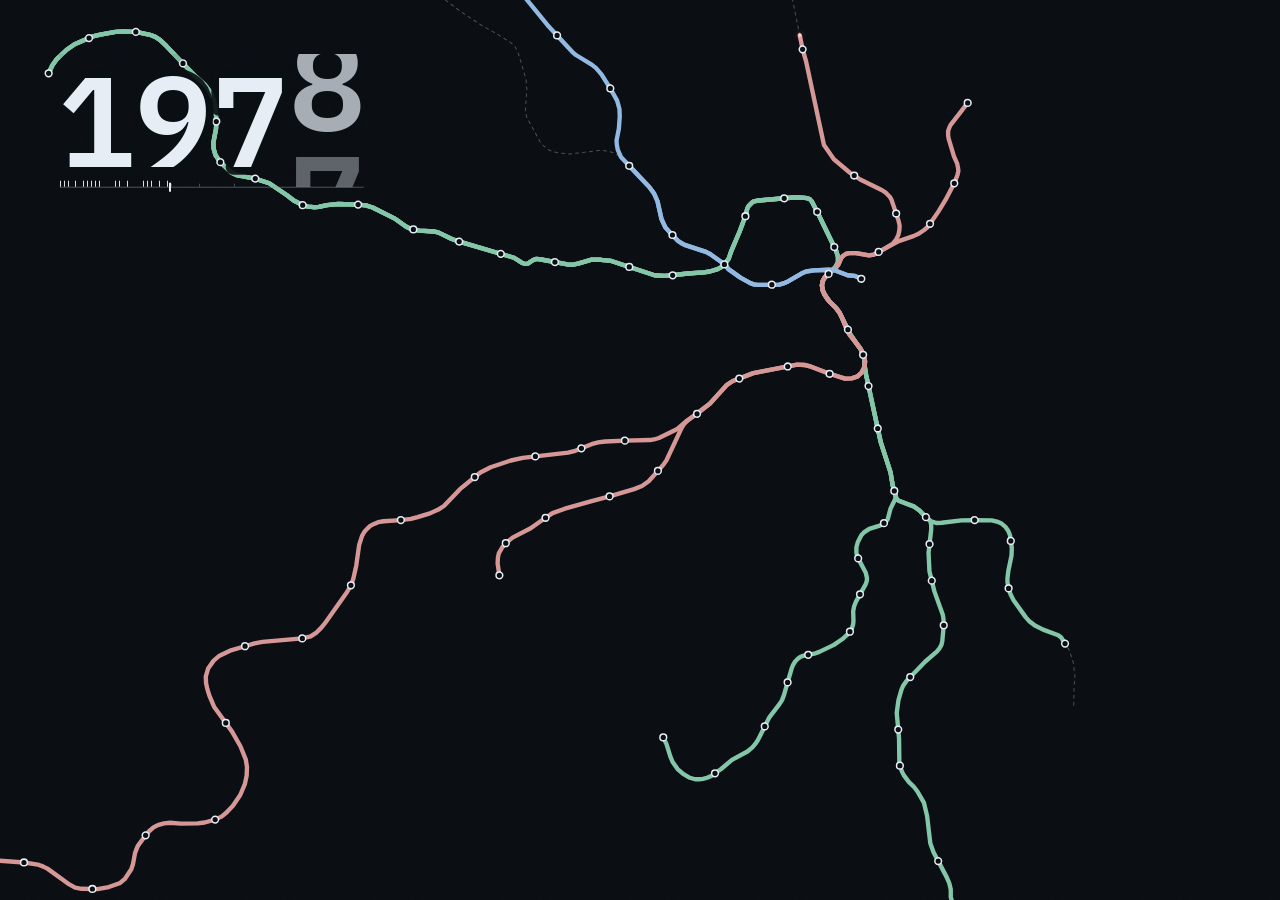
<file: index.html>
<!DOCTYPE html>
<html lang="en" data-theme="dark">
<head>
<meta charset="utf-8">
<meta name="viewport" content="width=device-width, initial-scale=1">
<title>Tunnelbana · Build Stockholm</title>
<meta name="description" content="Tunnelbana is a calm, finite Stockholm metro building game. Build lines from T-Centralen, connect interchanges, run trains, and grow the city from 1950 onward.">
<!-- Share surfaces. The page shipped with none, so every link posted to a
     forum or chat rendered as a bare URL and Ahrefs flagged the page as having
     no Open Graph at all (2026-09-06). og.jpg is a real mid-campaign board from
     _dev/shoot-store.mjs, resized to 1200x675, not hand-composed art.
     The canonical is the apex domain with the trailing slash: /tunnelbana 308s
     to /tunnelbana/, and www 301s to the apex. -->
<link rel="canonical" href="https://maclaine.se/tunnelbana/">
<meta property="og:type" content="website">
<meta property="og:site_name" content="MacLaine">
<meta property="og:url" content="https://maclaine.se/tunnelbana/">
<meta property="og:title" content="Tunnelbana · Build Stockholm">
<meta property="og:description" content="A calm, finite Stockholm metro building game. Start with three stations, connect T-Centralen, run trains, and grow the city from 1950 onward.">
<meta property="og:image" content="https://maclaine.se/tunnelbana/og.jpg">
<meta property="og:image:width" content="1200">
<meta property="og:image:height" content="675">
<meta property="og:image:alt" content="The Tunnelbana map mid-campaign: four coloured lines across Stockholm, 53 stations, trains running.">
<meta name="twitter:card" content="summary_large_image">
<meta name="twitter:title" content="Tunnelbana · Build Stockholm">
<meta name="twitter:description" content="A calm, finite Stockholm metro building game. Start with three stations, connect T-Centralen, run trains, and grow the city from 1950 onward.">
<meta name="twitter:image" content="https://maclaine.se/tunnelbana/og.jpg">
<!-- The version this PAGE was built for. main.js compares it against its own
     and reloads once if they differ, so a cached script can never pair with a
     newer page (that shipped a dead Achievements screen and a 0.7 readout on a
     0.8 page). The handshake lives in the HTML because the HTML is the copy a
     browser revalidates. -->
<meta name="tb-version" content="0.17.0">
<link rel="icon" type="image/svg+xml" href="favicon.svg">
<link href="vendor/maplibre-gl.css" rel="stylesheet">
<script src="vendor/maplibre-gl.js"></script>
<!-- The design system, in adoption order (pass 02, section 08): colour and
     glyph tokens, then the interface tokens, then the component layer. Every
     class in the markup below comes from ui.css; this file owns only layout. -->
<link rel="stylesheet" href="tokens.css?v=0.17.0">
<link rel="stylesheet" href="tokens-ui.css?v=0.17.0">
<link rel="stylesheet" href="ui.css?v=0.17.0">
<link rel="stylesheet" href="ui-moments.css?v=0.17.0">
<link rel="stylesheet" href="ui-council.css?v=0.17.0">
<link rel="stylesheet" href="ui-train.css?v=0.17.0">
<style>
  @font-face {
    font-family: "IBM Plex Mono";
    src: url("fonts/IBMPlexMono-Regular.woff2") format("woff2");
    font-weight: 400;
    font-display: swap;
  }
  @font-face {
    font-family: "IBM Plex Mono";
    src: url("fonts/IBMPlexMono-SemiBold.woff2") format("woff2");
    font-weight: 600;
    font-display: swap;
  }
  /* The newspaper voice (pass 03): Libre Caslon, SIL OFL, vendored like the
     Plex files and credited in About. The game's own voice stays Plex Mono. */
  @font-face {
    font-family: "Libre Caslon Display";
    src: url("fonts/LibreCaslonDisplay-Regular.woff2") format("woff2");
    font-weight: 400;
    font-display: swap;
  }
  @font-face {
    font-family: "Libre Caslon Text";
    src: url("fonts/LibreCaslonText-Regular.woff2") format("woff2");
    font-weight: 400;
    font-display: swap;
  }
  /* Light theme surfaces. The aspect colours live in tokens-ui.css; these are
     the pass-01 surface names re-pointed, per section 08's mechanism. */
  :root[data-theme="light"] {
    --tb-bg: #f4f6f8;
    --tb-panel: #ffffff;
    --tb-panel-t: rgba(255, 255, 255, 0.9);
    --tb-line: #d4dbe3;
    --tb-line-hi: #b9c3ce;
    --tb-ink: #17202a;
    --tb-muted: #5a6673;
    --tb-ghost: #97a2ae;
    --tb-green: #1e7a4b;
    --tb-green-dim: #2f9a63;
    --tb-amber: #9a6b16;
    --tb-amber-dim: #b08a3e;
    --tb-red: #b23a30;
    --tb-politic: #6b5aa8;
    --tb-veil: rgba(238, 243, 247, 0.78);
    --tb-plate: rgba(255, 255, 255, 0.72);
  }

  /* Optional accessibility preferences. The designed theme remains the
     default; these only lift supporting copy for bright rooms and distance. */
  :root[data-contrast="high"] {
    --tb-muted: #b9c7d5;
    --tb-ghost: #9eafc0;
    --tb-disabled-ink: #b9c7d5;
  }
  :root[data-theme="light"][data-contrast="high"] {
    --tb-muted: #344454;
    --tb-ghost: #4d6070;
    --tb-disabled-ink: #344454;
  }
  html[data-ui-scale="large"] { font-size: 120%; --tb-ui-scale: 1.2; --tb-rail-width: 360px; }
  html[data-ui-scale="xl"] { font-size: 140%; --tb-ui-scale: 1.4; --tb-rail-width: 420px; }

  * { box-sizing: border-box; margin: 0; }
  /* The board lesson: any display: on a class beats the hidden attribute (the
     empty station panel shipped visible that way). Restated globally so no
     future panel can repeat it. */
  [hidden] { display: none !important; }
  html, body { height: 100%; overflow: hidden; }
  body {
    background: var(--tb-bg);
    color: var(--tb-ink);
    font: 400 var(--tb-fs-label)/var(--tb-lh) var(--tb-mono);
  }

  /* --- The map IS the window --- */
  #map-wrap { position: fixed; inset: 0; touch-action: none; }
  #basemap { position: absolute; inset: 0; }
  #map { position: absolute; inset: 0; pointer-events: none; }
  canvas { display: block; }
  #map-status {
    position: absolute;
    left: 0.6rem;
    bottom: 1.6rem;
    color: var(--tb-muted);
    font-size: var(--tb-fs-caption);
    background: var(--tb-panel-t);
    padding: 0.25rem 0.5rem;
    z-index: 2;
  }
  #build-picker { position: fixed; z-index: 14; width: min(220px, calc(100vw - 2rem)); }
  #build-picker .tb-btn { justify-content: flex-start; }
  .tb-build-info { margin-left: auto; width: 1rem; height: 1rem; display: inline-grid; place-items: center;
    border: 1px solid var(--tb-muted); border-radius: 50%; color: var(--tb-muted); cursor: help;
    font: var(--tb-weight-semi) var(--tb-fs-micro)/1 var(--tb-mono); }
  .tb-build-info:focus-visible { outline: none; box-shadow: var(--tb-focus); }

  /* --- HUD corners. Layout only: every surface inside is a .tb-panel. --- */
  .hud { position: fixed; z-index: 5; }
  #hud-tl { top: 1rem; left: 1rem; display: flex; flex-direction: column; gap: var(--tb-gap-panel); }
  #hud-bl { bottom: 1.4rem; left: 1rem; display: flex; flex-direction: column; gap: var(--tb-gap-panel); max-width: var(--tb-rail-width); }
  #hud-r {
    top: 1rem;
    right: 1rem;
    width: var(--tb-rail-width);
    /* 1rem top inset + clearance for the bottom-right controls, so the last
       upgrade card ends above them instead of sliding underneath. */
    max-height: calc(100vh - 4.75rem);
    overflow-y: auto;
    display: flex;
    flex-direction: column;
    gap: var(--tb-gap-panel);
    scrollbar-width: thin;
  }
  #hud-br { bottom: 0.5rem; right: 0.6rem; display: flex; align-items: flex-end; gap: 0.4rem; }

  /* The rail slides away so the map can be the whole window. Transform, not
     display: the panels keep their layout so nothing reflows on the way out,
     and the handle rides with it. */
  #rail-toggle {
    position: fixed;
    top: 1rem;
    right: calc(var(--tb-rail-width) + 1.6rem);
    z-index: 6;
    width: 1.6rem;
    height: 1.6rem;
    font-family: var(--tb-mono);
    font-size: var(--tb-fs-md);
    line-height: 1;
    background: var(--tb-panel-t);
    border: var(--tb-border) solid var(--tb-line);
    color: var(--tb-muted);
    cursor: pointer;
    -webkit-backdrop-filter: blur(var(--tb-blur));
    backdrop-filter: blur(var(--tb-blur));
    transition: right var(--tb-motion), color var(--tb-motion), border-color var(--tb-motion);
  }
  #rail-toggle:hover { color: var(--tb-ink); border-color: var(--tb-green); }
  #hud-r { transition: transform 200ms var(--tb-ease, ease); }
  body.rail-hidden #hud-r { transform: translateX(calc(100% + 1.2rem)); }
  body.rail-hidden #rail-toggle { right: 0.6rem; }

  /* The live readout can cover a useful piece of a compact map. Keep the
     identity above it, but let the money and trust panel step aside. */
  #status-panel { width: var(--tb-rail-width); transition: transform 200ms var(--tb-ease, ease); }
  #status-toggle {
    position: fixed; top: calc(1rem + 34px + var(--tb-gap-panel)); left: calc(var(--tb-rail-width) + 1.6rem); z-index: 6;
    width: 1.6rem; height: 1.6rem; font-family: var(--tb-mono); font-size: var(--tb-fs-md); line-height: 1;
    background: var(--tb-panel-t); border: var(--tb-border) solid var(--tb-line); color: var(--tb-muted); cursor: pointer;
    -webkit-backdrop-filter: blur(var(--tb-blur)); backdrop-filter: blur(var(--tb-blur));
    transition: left var(--tb-motion), color var(--tb-motion), border-color var(--tb-motion);
  }
  #status-toggle:hover { color: var(--tb-ink); border-color: var(--tb-green); }
  body.status-hidden #status-panel { transform: translateX(calc(-100% - 1.2rem)); }
  body.status-hidden #status-toggle { left: 0.6rem; }

  /* The brand mark, top left above the money. */
  .brand { display: flex; align-items: center; gap: 12px; }
  .brand h1 { font: var(--tb-weight-semi) var(--tb-fs-title)/1 var(--tb-mono); letter-spacing: var(--tb-track-wide); }
  .brand .sub {
    color: var(--tb-muted);
    font-size: var(--tb-fs-micro);
    letter-spacing: var(--tb-track-caps);
    text-transform: uppercase;
    margin-top: 3px;
  }

  /* The feedback panel hangs above its corner button. */
  #fb-panel { position: absolute; bottom: 2.4rem; right: 0; width: 280px; }
  #fb-text {
    font-family: var(--tb-mono);
    font-size: var(--tb-fs-body);
    background: var(--tb-bg);
    color: var(--tb-ink);
    border: var(--tb-border) solid var(--tb-line);
    padding: 0.4rem;
    resize: vertical;
    width: 100%;
  }
  /* The feedback button earns an accent (owner ask 2026-08-09): the one
     corner control that is an INVITATION, so it alone wears amber and a
     voice glyph. Everything beside it stays quiet on purpose. */
  #fb-open {
    color: var(--tb-amber);
    border-color: var(--tb-amber-dim);
    font-weight: var(--tb-weight-semi);
    display: inline-flex;
    align-items: center;
    gap: 0.3rem;
  }
  #fb-open:hover { color: var(--tb-ink); border-color: var(--tb-amber); }
  #fb-open svg { width: 12px; height: 12px; flex: none; }

  #about-mark {
    font-family: var(--tb-mono);
    font-size: var(--tb-fs-caption);
    width: 1.5rem;
    height: 1.5rem;
    background: var(--tb-panel-t);
    border: var(--tb-border) solid var(--tb-line);
    color: var(--tb-muted);
    cursor: pointer;
    border-radius: var(--tb-radius-pill);
  }
  #about-mark:hover { color: var(--tb-ink); border-color: var(--tb-green); }

  /* Import textarea in settings. */
  #import-text {
    font-family: var(--tb-mono);
    font-size: var(--tb-fs-caption);
    background: var(--tb-bg);
    color: var(--tb-ink);
    border: var(--tb-border) solid var(--tb-line);
    min-height: 70px;
    padding: 0.4rem;
  }

  /* The earn toast: bottom centre, out of the way of both HUD rails, gone in a
     few seconds. An achievement should be noticed, not acknowledged.
     It is a BUTTON, not a div (owner ask 2026-08-05): the toast is the only
     place the game ever mentions an aim by name, so when it vanishes the
     player is left with a bonus and no idea where the rest live. Clicking it
     opens the achievements list. Keyboard reaches it for free this way. */
  #ach-toast {
    position: fixed;
    bottom: 1.4rem;
    left: 50%;
    transform: translateX(-50%);
    z-index: 12;
    border-color: var(--tb-green);
    text-align: center;
    min-width: 200px;
    display: block;
    font: inherit;
    color: inherit;
    cursor: pointer;
  }
  #ach-toast:hover, #ach-toast:focus-visible {
    border-color: var(--tb-green);
    box-shadow: 0 0 0 1px var(--tb-green);
  }
  #ach-toast:hover #ach-toast-more { color: var(--tb-green); }

  /* City notes: the pass-03 toast anatomy (rail carries the type), placed at
     the top centre, out of both HUD rails' way and never in the achievement
     toast's spot (bottom centre). A BUTTON, so clicking dismisses and
     keyboards reach it. The width override: facts run to two lines. */
  #fact-toast {
    position: fixed;
    top: 1rem;
    left: 50%;
    transform: translateX(-50%);
    z-index: 11;
    max-width: 460px;
    cursor: pointer;
    text-align: left;
  }
  #fact-toast:hover .tb-toast__trip { color: var(--tb-ink); }
  #charter-coach {
    position: fixed;
    top: 4.7rem;
    left: 50%;
    transform: translateX(-50%);
    z-index: 11;
    max-width: 360px;
    text-align: left;
  }

  /* The numbers ceremony (0.11, pass-02 item e finally): a counter crossing
     a power of ten gets one beat. Watching a number rise is the genre; the
     number should notice its own milestones. */
  @keyframes tb-milestone {
    0% { transform: scale(1); }
    30% { transform: scale(1.14); color: var(--tb-amber); }
    100% { transform: scale(1); }
  }
  .tb-num--pop { display: inline-block; animation: tb-milestone 0.9s ease; }

  /* The statistics overlay (0.11.1): wide, centred, the map at its edges,
     the game running behind. A lookup, not a moment, so never full-bleed. */
  /* The warning dialog (owner ask 2026-08-09): one destructive question,
     three answers, and a way to never be asked again. */
  #confirm {
    position: fixed;
    top: 50%;
    left: 50%;
    transform: translate(-50%, -50%);
    z-index: 30;
    width: min(92vw, 340px);
  }
  #confirm .tb-panel__body { gap: 0.5rem; }

  /* The rename dialog (0.13.1): the warning dialog's shape, one text field. */
  #rename {
    position: fixed;
    top: 50%;
    left: 50%;
    transform: translate(-50%, -50%);
    z-index: 30;
    width: min(92vw, 340px);
  }
  #rename .tb-panel__body { gap: 0.5rem; }
  #rename-input {
    font-family: var(--tb-mono);
    font-size: var(--tb-fs-body);
    background: var(--tb-bg);
    color: var(--tb-ink);
    border: var(--tb-border) solid var(--tb-line);
    padding: 0.4rem;
    width: 100%;
  }
  #rename-input:focus { outline: none; border-color: var(--tb-green); }

  #stats-overlay, #council-overlay {
    position: fixed;
    top: 50%;
    left: 50%;
    transform: translate(-50%, -50%);
    z-index: 15;
    width: min(92vw, 880px);
    max-height: 88vh;
    overflow-y: auto;
    scrollbar-width: thin;
  }

  /* The changelog (0.11.4): entry heads carry the version; bodies reuse the
     prose rhythm. */
  .tb-log__entry { border-top: var(--tb-border) solid var(--tb-line); padding: 0.8rem 0 0.4rem; }
  .tb-log__entry:first-child { border-top: 0; padding-top: 0; }
  .tb-log__head { display: flex; align-items: baseline; gap: 0.6rem; margin-bottom: 0.35rem; }
  .tb-log__v {
    font: var(--tb-weight-semi) var(--tb-fs-caption)/1 var(--tb-mono);
    color: var(--tb-green);
    letter-spacing: var(--tb-track-caps);
  }
  .tb-log__title { font: var(--tb-weight-semi) var(--tb-fs-title)/1.2 var(--tb-mono); }
  .tb-log__entry ul { margin: 0.2rem 0 0.4rem 1.1rem; padding: 0; }
  .tb-log__entry li, .tb-log__entry p { color: var(--tb-muted); font-size: var(--tb-fs-body); line-height: var(--tb-lh); margin: 0.15rem 0; }

  /* The mixer sliders (0.11). */
  .tb-slider {
    width: 150px;
    accent-color: var(--tb-green);
    background: transparent;
  }

  /* Shop category headers (0.11): a quiet caps label over each group. */
  .tb-shopcat {
    font: var(--tb-weight-semi) var(--tb-fs-micro)/1 var(--tb-mono);
    letter-spacing: var(--tb-track-caps);
    text-transform: uppercase;
    color: var(--tb-ghost);
    margin: 0.4rem 0.1rem 0;
  }

  #boot {
    position: fixed;
    inset: 0;
    z-index: 40;
    display: grid;
    place-items: center;
    background: var(--tb-void);
    color: var(--tb-muted);
    font-size: var(--tb-fs-md);
    letter-spacing: var(--tb-track-caps);
    text-transform: uppercase;
  }

  @media (max-width: 900px) {
    #hud-r { width: 240px; }
    #hud-tl .brand { display: none; }
    #status-panel { width: 240px; }
    #status-toggle { top: 1rem; left: calc(240px + 1.6rem); }
  }
</style>
<!-- Cloudflare Web Analytics: cookieless, aggregate page counts, no personal
     data and nothing cross-site. Same token as the rest of maclaine.se, and it
     ships in the itch build too, where the traffic lands under the itch.zone
     hostname so the two audiences stay distinguishable. The only third-party
     script here; build-itch.mjs names the host in its allowlist, so adding a
     second one has to be a deliberate edit rather than a drift. -->
<script defer src='https://static.cloudflareinsights.com/beacon.min.js' data-cf-beacon='{"token": "423774682f304c9bae794a5f348fe3ed"}'></script>
</head>
<body>
  <div id="boot">Loading Stockholm…</div>
  <script>
    // Fail-safe: never let the loading veil outlive the boot. A module that is
    // stale-cached or throws must not leave a blank page (it did, in v0.8.0).
    (function () {
      var drop = function () {
        var b = document.getElementById('boot');
        if (b) b.remove();
      };
      window.addEventListener('error', drop);
      window.addEventListener('unhandledrejection', drop);
      setTimeout(drop, 6000);
    })();
  </script>

  <div id="map-wrap">
    <div id="basemap"></div>
    <canvas id="map"></canvas>
    <div class="tb-panel" id="build-picker" hidden></div>
    <div id="map-status" hidden></div>
  </div>

  <!-- The platform-wall diagram (pass 03 section f): replaces the map when
       toggled, because it IS a map. Sits under the HUD, over the geography. -->
  <div id="dia-mode" hidden style="position: fixed; inset: 0; z-index: 4; background: var(--tb-dia-bg); padding: 10px"></div>

  <div class="hud" id="hud-tl">
    <div class="brand">
      <svg viewBox="0 0 48 48" width="34" height="34" aria-hidden="true">
        <path d="M9 39V22a15 15 0 0 1 30 0v17" fill="none" stroke="currentColor" stroke-width="5"></path>
        <path d="M19 39V24a5 5 0 0 1 10 0v15" fill="none" stroke="var(--tb-green)" stroke-width="4.4"></path>
        <path d="M5 41h38" stroke="currentColor" stroke-width="3"></path>
      </svg>
      <div>
        <h1>TUNNELBANA</h1>
        <p class="sub">Build Stockholm · <span data-version></span></p>
      </div>
    </div>
    <div class="tb-panel" id="status-panel">
      <div class="tb-panel__body">
        <div class="tb-readout">
          <span class="tb-num tb-num--counter" id="money">0<span class="tb-num__unit">kr</span></span>
          <div class="tb-readout__rates">
            <span class="tb-rate tb-rate--up" id="rate-gross">+0.0 kr/s fares</span>
            <span class="tb-rate tb-rate--down" id="rate-upkeep">−0.0 kr/s upkeep</span>
            <span class="tb-rate tb-rate--up" id="rate-rent"></span>
            <span class="tb-rate" id="rate-net">+0.0 kr/s</span>
          </div>
        </div>
        <hr class="tb-divider">
        <div class="tb-row"><span><span class="tb-num tb-num--trust" id="pk">0.0 trust</span> <span class="tb-rate" id="pk-rate" style="color: var(--tb-politic)"></span></span><span id="pk-cov">0% coverage</span></div>
        <div class="tb-row"><span><b class="tb-row__v" id="stat-delivered">0</b> <span id="riders-label">riders carried</span></span><span id="riders-rate"></span></div>
        <div class="tb-row" id="rush-row" hidden><span id="rush-chip"></span><span></span></div>
      </div>
    </div>
  </div>

  <button id="status-toggle" aria-label="Hide the money panel" aria-expanded="true">‹</button>

  <div class="hud" id="hud-bl">
    <div class="tb-panel" id="station-panel" hidden>
      <div class="tb-panel__head">
        <span class="tb-panel__title" id="sp-name"></span>
        <button class="tb-linkbtn tb-linkbtn--edit" id="sp-rename" hidden>✎</button>
        <span class="tb-panel__tag" id="sp-tier"></span>
        <button class="tb-panel__close" id="sp-close" aria-label="Close">×</button>
      </div>
      <div class="tb-panel__body" id="sp-body">
        <div id="sp-stats"></div>
        <div class="tb-row" id="sp-dest"></div>
        <div class="tb-row" id="sp-left" hidden style="color: var(--tb-red)"></div>
      </div>
      <div class="tb-panel__foot">
        <button class="tb-btn tb-btn--inline tb-btn--block" id="sp-tier-btn"></button>
        <button class="tb-btn tb-btn--inline" id="sp-ent"></button>
        <button class="tb-btn tb-btn--inline" id="sp-gates"></button>
        <button class="tb-btn tb-btn--inline" id="sp-shop"></button>
        <button class="tb-btn tb-btn--inline" id="sp-skip" hidden></button>
        <button class="tb-btn tb-btn--inline tb-btn--danger tb-btn--block" id="sp-fix" hidden></button>
        <button class="tb-btn tb-btn--inline tb-btn--danger" id="sp-down" hidden></button>
        <button class="tb-btn tb-btn--inline tb-btn--project tb-btn--block" id="sp-charter" hidden></button>
        <button class="tb-btn tb-btn--inline tb-btn--project tb-btn--block" id="sp-found" hidden></button>
        <button class="tb-btn tb-btn--inline tb-btn--danger tb-btn--block" id="sp-remove" hidden></button>
      </div>
    </div>
    <!-- The train inspector (0.15.0, design pass 05). Shares this slot with
         the station panel and replaces it: both answer "the thing you just
         clicked", so only one is ever open. Everything inside is filled from
         sim.trainView, so no markup here reads a train's internals. -->
    <div class="tb-panel tb-insp" id="train-panel" hidden>
      <div class="tb-panel__head">
        <span class="tb-insp__id">
          <span class="tb-insp__name" id="ti-name"></span>
          <span class="tb-insp__no" id="ti-no"></span>
        </span>
        <button class="tb-linkbtn tb-linkbtn--edit" id="ti-rename">✎</button>
        <button class="tb-panel__close" id="ti-close" aria-label="Close">×</button>
      </div>
      <div class="tb-panel__body" id="ti-body">
        <span class="tb-insp__line" id="ti-line-wrap"><i class="tb-insp__dot" id="ti-dot"></i><span id="ti-line"></span></span>
        <div class="tb-insp__doing" id="ti-doing">
          <i class="tb-insp__pulse"></i>
          <span><b class="tb-insp__verb" id="ti-verb"></b> <span class="tb-insp__where" id="ti-where"></span></span>
        </div>
        <div><span class="tb-insp__run" id="ti-run"></span></div>
        <div class="tb-load" id="ti-load">
          <div class="tb-load__top">
            <span class="tb-load__word" id="ti-load-word"></span>
            <span class="tb-load__num"><span id="ti-load-n"></span><span class="tb-load__cap" id="ti-load-cap"></span></span>
          </div>
          <div class="tb-load__meter"><i class="tb-load__fill" id="ti-load-fill"></i></div>
        </div>
        <div class="tb-manifest" id="ti-manifest">
          <div class="tb-manifest__head"><span id="ti-manifest-title"></span><span id="ti-manifest-n"></span></div>
          <div id="ti-manifest-rows"></div>
          <div class="tb-manifest__more" id="ti-further" hidden></div>
        </div>
        <div class="tb-row" id="ti-ready" hidden></div>
        <div class="tb-insp__gone" id="ti-gone" hidden><p id="ti-gone-text"></p></div>
      </div>
      <div class="tb-panel__foot tb-insp__actions">
        <button class="tb-btn tb-btn--inline" id="ti-send"></button>
        <button class="tb-btn tb-btn--inline" id="ti-stable"></button>
      </div>
    </div>
    <!-- The aims strip (0.9): the game's one standing suggestion, derived
         entirely from sim state so it can never contradict the board or get
         stuck. Live feedback asked the game to "lead you more"; two players
         stalled at three stations without realising building IS the game. -->
    <div class="tb-panel" id="aim-panel" hidden>
      <div class="tb-panel__body">
        <div class="tb-row">
          <span class="tb-panel__tag" id="aim-tag"></span>
          <button class="tb-panel__close" id="aim-close" aria-label="Hide these hints">×</button>
        </div>
        <p id="aim-text" style="margin-top: 0.25rem"></p>
      </div>
    </div>
    <button class="tb-bell" id="bell">
      <span class="tb-bell__disc">
        <svg viewBox="0 0 16 16" width="11" height="11" aria-hidden="true">
          <path d="M5 3l6 5-6 5" fill="none" stroke="currentColor" stroke-width="2.2" stroke-linecap="round" stroke-linejoin="round"></path>
        </svg>
      </span>
      <span>
        <span class="tb-bell__t">AVGÅNG</span>
        <span class="tb-bell__s" id="bell-sub">Dispatch a train</span>
        <!-- The depot bar (pass 04 section d): stabled against out running. -->
        <span class="tb-depot-bar" id="depot-bar" hidden style="display: flex; margin-top: 4px"><i class="stabled"></i><i class="out"></i></span>
      </span>
    </button>
    <div class="tb-panel" id="hints-panel">
      <div class="tb-panel__body"><p id="hints" style="color: var(--tb-muted); font-size: var(--tb-fs-caption); line-height: var(--tb-lh)"></p></div>
    </div>
  </div>

  <button id="rail-toggle" aria-label="Hide the upgrade rail" aria-expanded="true">›</button>

  <div class="hud tb-rail" id="hud-r">
    <div class="tb-panel">
      <div class="tb-panel__head"><span class="tb-panel__title" id="era-now">Era 1950</span></div>
      <div class="tb-panel__body">
        <button class="tb-btn tb-btn--inline tb-btn--project tb-btn--block" id="era-btn" hidden></button>
        <div class="tb-row" id="era-needs" style="color: var(--tb-ghost)"></div>
      </div>
    </div>

    <!-- Network sits ABOVE the shop, not below it (owner ask 2026-08-05). It is
         the rail's only pure-information panel, and it was stranded under a
         shop list that grows every era: by 1957 you had to scroll past a dozen
         cards to read how your lines were running. Era (the goal) then Network
         (the state) then Upgrades (the actions) also reads in that order. -->
    <div class="tb-panel">
      <div class="tb-panel__head"><span class="tb-panel__title">Network</span></div>
      <div class="tb-panel__body">
        <div class="tb-row">Stations <span class="tb-row__v" id="stat-stations">3</span></div>
        <div class="tb-row">City demand <span class="tb-row__v" id="stat-demand">×1.00</span></div>
        <div class="tb-row">Trains idle / active <span class="tb-row__v" id="stat-trains">1 / 1</span></div>
        <hr class="tb-divider">
        <div id="line-rows"></div>
        <!-- Stabled trains are not drawn on the map at all, so a click can
             never reach one (design pass 05, ruling 7). This row is the way
             in to the train the player most wants to act on. -->
        <div class="tb-row" id="stabled-row" hidden></div>
      </div>
      <div class="tb-panel__foot">
        <button class="tb-btn tb-btn--inline" id="btn-mothball"></button>
        <button class="tb-btn tb-btn--inline" id="btn-reactivate"></button>
      </div>
    </div>

    <div class="tb-panel">
      <div class="tb-panel__head">
        <span class="tb-panel__title">Upgrades</span>
        <span class="tb-panel__tag" id="qty-tag">Buy</span>
      </div>
      <div class="tb-panel__body"><div class="tb-quant" id="qty-row"></div></div>
    </div>

    <div id="shop" style="display: contents"></div>
  </div>

  <div class="hud" id="hud-br">
    <div class="tb-panel" id="fb-panel" hidden>
      <div class="tb-panel__head">
        <span class="tb-panel__title" id="fb-title"></span>
        <button class="tb-panel__close" id="fb-close" aria-label="Close">×</button>
      </div>
      <div class="tb-panel__body">
        <textarea id="fb-text" rows="5" spellcheck="false"></textarea>
        <div class="tb-row">
          <button class="tb-btn tb-btn--inline" id="fb-send"></button>
          <span id="fb-note" style="font-size: var(--tb-fs-caption); color: var(--tb-ghost)"></span>
        </div>
      </div>
    </div>
    <button class="tb-btn tb-btn--inline tb-btn--onmap" id="council-toggle" hidden></button>
    <button class="tb-btn tb-btn--inline tb-btn--onmap" id="stats-toggle" hidden></button>
    <button class="tb-btn tb-btn--inline tb-btn--onmap" id="dia-toggle" hidden></button>
    <button class="tb-btn tb-btn--inline tb-btn--onmap" id="menu-open"></button>
    <button class="tb-btn tb-btn--inline tb-btn--onmap" id="fb-open"></button>
    <button id="about-mark" aria-label="About and credits">&copy;</button>
  </div>

  <!-- The statistics office (0.11.1, owner ask): out of the menu, onto the
       map, room to breathe, and the game keeps running underneath. One
       surface; the corner toggle and the menu button both open it. -->
  <!-- The warning dialog: shared by any destructive act that wants a second
       thought. The third button retires the warnings for good (Settings can
       bring them back). -->
  <div class="tb-panel" id="confirm" hidden>
    <div class="tb-panel__head">
      <span class="tb-panel__title" id="confirm-title">ARE YOU SURE</span>
      <button class="tb-panel__close" id="confirm-no" aria-label="Cancel">×</button>
    </div>
    <div class="tb-panel__body">
      <p class="tb-menu__note" id="confirm-text" style="margin: 0"></p>
      <button class="tb-btn tb-btn--std tb-btn--danger tb-btn--block" id="confirm-yes"></button>
      <button class="tb-btn tb-btn--std tb-btn--block" id="confirm-cancel">Cancel</button>
      <button class="tb-btn tb-btn--inline tb-btn--block" id="confirm-mute">Do this and stop warning me</button>
    </div>
  </div>

  <!-- Renaming (0.13.1): one dialog for stations and lines. A dialog, not an
       inline field, because the panels re-render every tick and would eat an
       input mid-keystroke. -->
  <div class="tb-panel" id="rename" hidden>
    <div class="tb-panel__head">
      <span class="tb-panel__title" id="rename-title"></span>
      <button class="tb-panel__close" id="rename-close" aria-label="Cancel">×</button>
    </div>
    <div class="tb-panel__body">
      <input id="rename-input" maxlength="40" autocomplete="off" spellcheck="false">
      <!-- Line colours (0.14.0): shown only for lines the campaign has not
           promised a colour to; hidden for stations and historic lines. -->
      <div id="rename-colors" class="tb-swatches" hidden></div>
      <button class="tb-btn tb-btn--std tb-btn--block" id="rename-yes"></button>
      <button class="tb-btn tb-btn--inline tb-btn--block" id="rename-given"></button>
      <button class="tb-btn tb-btn--std tb-btn--block" id="rename-cancel">Cancel</button>
    </div>
  </div>

  <!-- The council (v12, pass 04 section a): an overlay like statistics, per
       the confirmed ruling. It dims the map rather than replaces it, and the
       wires behind the cards point a locked choice at the one that frees it. -->
  <div class="tb-panel" id="council-overlay" hidden>
    <div class="tb-panel__head">
      <span class="tb-panel__title">THE COUNCIL</span>
      <span class="tb-panel__tag" id="council-sub"></span>
      <button class="tb-panel__close" id="council-close" aria-label="Close">×</button>
    </div>
    <div class="tb-panel__body">
      <p class="tb-menu__note" style="margin-top: 0">Trust buys decisions here. A decision is permanent, and it keeps paying its effect for as long as the city stands.</p>
      <div style="position: relative">
        <svg class="tb-council__wires" id="council-wires" aria-hidden="true"></svg>
        <div class="tb-council" id="council-tree" style="position: relative; z-index: 1"></div>
      </div>
    </div>
  </div>

  <div class="tb-panel" id="stats-overlay" hidden>
    <div class="tb-panel__head">
      <span class="tb-panel__title">STATISTICS</span>
      <span class="tb-panel__tag" id="stats-sub"></span>
      <button class="tb-panel__close" id="stats-close" aria-label="Close">×</button>
    </div>
    <div class="tb-panel__body">
      <!-- Pass 03 section c: the graph, the ledger, the record book. -->
      <div class="tb-stats">
        <div>
          <div class="tb-graph">
            <div class="tb-graph__head">
              <span class="tb-graph__title">The last two hours</span>
              <span class="tb-graph__legend" id="stats-legend"></span>
            </div>
            <canvas id="stats-graph" width="560" height="130" style="width: 100%"></canvas>
          </div>
          <table class="tb-linetable" style="margin-top: 0.9rem">
            <thead><tr><th>Line</th><th>Riders</th><th>Earned</th><th>Trains</th></tr></thead>
            <tbody id="stats-lines"></tbody>
          </table>
        </div>
        <div id="stats-records"></div>
      </div>
    </div>
  </div>

  <button type="button" class="tb-toast tb-toast--fact" id="fact-toast" hidden>
    <div class="tb-toast__rail"></div>
    <div class="tb-toast__body">
      <span class="tb-toast__who" id="fact-tag"></span>
      <span class="tb-toast__trip" id="fact-text"></span>
    </div>
  </button>

  <div class="tb-panel" id="charter-coach" hidden>
    <div class="tb-panel__body">
      <div class="tb-row"><span class="tb-panel__tag">NEW LINE</span><button class="tb-panel__close" id="charter-coach-close" aria-label="Dismiss new line guidance">×</button></div>
      <p id="charter-coach-text" style="color: var(--tb-muted); line-height: var(--tb-lh)"></p>
    </div>
  </div>

  <button type="button" class="tb-panel" id="ach-toast" hidden>
    <div class="tb-panel__body">
      <div class="tb-panel__title" id="ach-toast-label"></div>
      <div class="tb-ach__name" id="ach-toast-name"></div>
      <div class="tb-panel__tag" id="ach-toast-more"></div>
    </div>
  </button>

  <!-- Era moments are FRONT PAGES now (pass 03 section a): one template, the
       era carried by --tb-era, every bindable field an id. Full-bleed is
       legal here; this is a deliberate moment. -->
  <div class="tb-moment" id="moment" hidden>
    <div class="tb-news" id="news" style="width: min(94vw, 860px); max-height: 92vh; overflow-y: auto">
      <div class="tb-news__masthead">
        <div class="tb-news__name">Tunnelbanebladet</div>
        <div class="tb-news__rule">
          <span id="news-ed"></span>
          <span id="news-date"></span>
          <span class="tb-news__price" id="news-price"></span>
        </div>
      </div>
      <div class="tb-news__body">
        <div class="tb-news__lead">
          <span class="tb-news__kicker" id="news-kicker"></span>
          <h2 class="tb-news__headline" id="news-headline"></h2>
          <p class="tb-news__lede" id="news-lede"></p>
          <div class="tb-news__notice" id="news-notice" hidden>
            <span class="tb-news__notice-k" id="news-notice-k"></span>
            <p class="tb-news__notice-b" id="news-notice-b"></p>
          </div>
          <button class="tb-news__continue tb-btn tb-btn--std" id="moment-close"></button>
        </div>
        <div class="tb-news__aside">
          <div class="tb-news__motif"><svg id="news-motif" viewBox="0 0 200 134" width="100%" height="100%" preserveAspectRatio="xMidYMid slice"></svg></div>
          <div class="tb-news__stat"><b class="tb-num" id="news-s1"></b><span id="news-s1k"></span></div>
          <div class="tb-news__stat"><b class="tb-num" id="news-s2"></b><span id="news-s2k"></span></div>
          <div class="tb-news__stat"><b class="tb-num" id="news-s3"></b><span id="news-s3k"></span></div>
        </div>
      </div>
      <div class="tb-news__foot">
        <div class="tb-news__col" id="news-foot1"></div>
        <div class="tb-news__col" id="news-foot2"></div>
      </div>
    </div>
  </div>

  <!-- The menu is the panel system at full-screen scale (pass 02, section 06):
       same left axis as the era moments, same button family as the game. -->
  <div class="tb-menu tb-menu--full" id="menu">
    <div class="tb-menu__veil"></div>
    <div class="tb-menu__inner tb-menu__inner--wide">
      <div class="tb-menu__view" id="main-view">
        <div class="tb-menu__mark">
          <svg viewBox="0 0 48 48" width="30" height="30" aria-hidden="true">
            <path d="M9 39V22a15 15 0 0 1 30 0v17" fill="none" stroke="var(--tb-ink)" stroke-width="5"></path>
            <path d="M19 39V24a5 5 0 0 1 10 0v15" fill="none" stroke="var(--tb-green)" stroke-width="4.4"></path>
            <path d="M5 41h38" stroke="var(--tb-ink)" stroke-width="3"></path>
          </svg>
          <span class="tb-menu__word">TUNNELBANA</span>
        </div>
        <div class="tb-menu__sub">Build Stockholm, out from T-Centralen.</div>
        <!-- The version is a DOOR now (owner ask, 0.11.4): prominent, and
             clicking it opens the changelog for anyone who cares how the
             game is moving. -->
        <button class="tb-btn tb-btn--inline" id="version-btn" style="margin: 0.1rem 0 0.5rem"><span data-version></span> · What's new</button>
        <div class="tb-menu__music" aria-label="Music player">
          <span class="tb-menu__note" id="music-track">Morning Rain · TAD</span>
          <span class="tb-menu__music-controls">
            <button class="tb-btn tb-btn--inline" id="music-prev" aria-label="Previous song">‹ Back</button>
            <button class="tb-btn tb-btn--inline" id="music-next" aria-label="Next song">Next ›</button>
          </span>
        </div>
        <p class="tb-menu__note" id="offline-note" hidden style="color: var(--tb-amber); margin-top: 0"></p>
        <button class="tb-btn tb-btn--primary tb-btn--block" id="menu-resume">Start</button>
        <button class="tb-btn tb-btn--std tb-btn--block" id="menu-help">How to play</button>
        <button class="tb-btn tb-btn--std tb-btn--block" id="menu-ach">Achievements</button>
        <button class="tb-btn tb-btn--std tb-btn--block" id="menu-stats" hidden>Statistics</button>
        <button class="tb-btn tb-btn--std tb-btn--block" id="menu-slots">Saves</button>
        <button class="tb-btn tb-btn--std tb-btn--block" id="menu-settings">Settings</button>
        <button class="tb-btn tb-btn--std tb-btn--block" id="menu-about">About</button>
        <button class="tb-btn tb-btn--std tb-btn--block" id="menu-feedback">Send feedback</button>
        <button class="tb-btn tb-btn--std tb-btn--block" id="menu-quit" hidden>Quit to menu</button>
      </div>

      <div class="tb-menu__view" id="help-view" hidden>
        <div class="tb-menu__head"><div class="tb-menu__title">HOW TO PLAY</div><button class="tb-btn tb-btn--inline" id="help-back-top">Back</button></div>
        <div class="tb-menu__sub">Everything the game never says out loud</div>

        <div class="tb-prose">
          <h2>The goal</h2>
          <p>Build Stockholm's tunnelbana from the first 1950 tunnel to the whole network.
          Each era is one real line's story: the green line south and west, the red line in
          1964, the blue line in 1975, and then the city is yours to build freely. The game
          is finite and has an ending, and your trains keep running after it.</p>
        </div>

        <div class="tb-prose">
          <h2>Money</h2>
          <p>Fares are in kronor (kr), the Swedish currency. Passengers pay per kilometre
          they ride, the moment they board. Every train and every station costs upkeep each
          second, so a network you cannot fill is a network that drains you. Nothing is
          billed until your first departure: the line is not open yet.</p>
        </div>

        <div class="tb-prose">
          <h2>Trust</h2>
          <p>The city's patience with you, earned slowly by covering more of the region with
          useful service. It cannot be bought. Trust pays for the things money alone cannot:
          chartering a new line, upgrading a station into a Hub, and advancing to the next
          era.</p>
          <p>It has a ceiling: exactly what the next era asks of you, shown beside the number.
          Once you are full you earn none until you spend some or move on, so trust is
          something to use rather than hoard. The last era lifts the ceiling for good.</p>
          <p>Beat the first era and the council sits. Its corner button opens a tree of
          decisions that trust buys outright. A decision is permanent and keeps paying its
          effect, and some decisions unlock others, so what you take shapes what you are
          offered next.</p>
        </div>

        <div class="tb-prose">
          <h2>Riders carried</h2>
          <p>Every passenger you have ever delivered to their destination. This is the number
          the eras ask for: reach the target, spend the trust, and the city moves into its
          next decade.</p>
        </div>

        <div class="tb-prose">
          <h2>Building</h2>
          <p>Drag either end of a line anywhere on the map. The pulsing dashed ring is the
          next real station, staked out by the city with its real name and the full demand of
          its neighbourhood. Only the next station along a line's plan is ever staked, so you
          find the line as you build it. Right-click a line end to demolish it.</p>
          <p>The city builds to a plan. Until the 1950 line is finished, only staked stations
          may be built; finish it and you may place your own stations anywhere, for whatever
          the label says they are worth. Each era also expects its line complete before the
          next can begin, and a demolished stop on a historic line counts against you until
          it is rebuilt.</p>
          <p>Once you may build anywhere, hovering the middle of a line segment offers a ghost
          stop with a plus. Click it to splice a new station into the tunnel you already dug,
          for the price of the station works alone.</p>
          <p>Cost grows along the line you are extending, so a long line gets expensive; a
          new line starts cheap again.</p>
          <p>Chartering a line creates that service and gives it its first train. It does not
          unlock general building: follow that new line's coloured end to its own staked
          continuation. When two ends can reach the same stake, choose the line from the
          small colour-labelled choice beside it.</p>
          <p>On the map: every station you have built is a hollow circle, drawn larger at the
          two ends of a line. The tinted disc around it, in that line's colour, is the area it
          serves; it widens with the station's tier and its entrances. A thin outer ring with
          a solid centre marks a Hub or a place where two lines meet. A greyed circle is a
          stop you placed off-anchor, between the real ones. A dashed ring with a name is a
          real station waiting for you.</p>
        </div>

        <div class="tb-prose">
          <h2>Running trains</h2>
          <p>Ring AVGÅNG (or press space) to send a train out. Hiring drivers automates it.
          Each line shows how often it sends a train: more trains, faster stock and a tighter
          timetable all shorten that number, and a timetable also stops trains bunching into
          convoys. In the Network panel, <b>15 s</b> is the service interval and <b>14 🚆</b>
          means fourteen active trains. The number between <b>−</b> and <b>+</b> is the train
          target for that line.</p>
        </div>

        <div class="tb-prose">
          <h2>Time, rush and trouble</h2>
          <p>The clock by the coverage number runs the city's day. Each rush hour is graded
          on how many of its would-be riders you actually carried, and a clean rush earns a
          little trust. From 1957 the signals sometimes fail: the struck station stops
          boarding until it passes, or you send the repair crew for a fee. None of it is
          fatal; all of it is information.</p>
        </div>

        <div class="tb-prose">
          <h2>The offices</h2>
          <p>Later purchases open new pages and powers: the statistics office keeps graphs,
          records and a ledger per line; the works department places bulk upgrade orders
          from the Network panel; Trafikledning lets you mark stops for the express to skip
          (set it in the station panel, trains then alternate full and express). Beat the
          first era and Linjekartan appears in the map corner, hanging your network on the
          platform wall as a proper diagram. Watch the map for quiet purple diamonds, too.
          The city has odd corners, and noticing them is worth something. And now and then
          a golden train rides one of your lines. Catch it with a click for a small thank
          you from the city.</p>
        </div>

        <div class="tb-prose">
          <h2>Managing the fleet</h2>
          <p>A new train joins the line with the fewest. Move them yourself in the Network
          panel: <b>+</b> orders a train in from the line best able to spare one, <b>−</b> sends
          one to the line that needs it most. A transfer costs a small depot fee, and if every
          train is out running, the order waits and executes the moment one parks at a
          terminus; click the pending marker to cancel it and take the fee back. The fleet
          ceiling rises with every era, and the price of each new train is the real limit.</p>
        </div>

        <div class="tb-prose">
          <h2>Stations</h2>
          <p>Click any station to see what it is doing: how crowded it is, where its
          passengers are heading, how many gave up waiting. Upgrade it there. Entrances widen
          its catchment, gates load trains faster, and a higher tier is what lets lines meet:
          two lines can share a Station, and a Hub can found an entirely new line.</p>
        </div>

        <div class="tb-prose">
          <h2>Away from the game</h2>
          <p>With drivers hired, the network keeps earning while you are gone, at a fraction
          of what it makes with you watching. It is safe to close the tab; progress saves
          itself.</p>
        </div>

        <!-- Icon key. Built at runtime from the same <template> the shop draws
             from, so a new icon cannot ship without a meaning next to it. -->
        <div class="tb-prose">
          <h2>What the icons mean</h2>
        </div>
        <div class="tb-key" id="icon-key"></div>

        <button class="tb-btn tb-btn--std tb-btn--block" id="help-back" style="margin-top: 1rem">Back</button>
      </div>

      <div class="tb-menu__view" id="ach-view" hidden>
        <div class="tb-menu__head"><div class="tb-menu__title">ACHIEVEMENTS</div><button class="tb-btn tb-btn--inline" id="ach-back-top">Back</button></div>
        <div class="tb-menu__sub" id="ach-count"></div>
        <div id="ach-list"></div>
        <button class="tb-btn tb-btn--std tb-btn--block" id="ach-back" style="margin-top: 1rem">Back</button>
      </div>

      <div class="tb-menu__view" id="slots-view" hidden>
        <div class="tb-menu__title">SAVES</div>
        <div class="tb-menu__sub" id="slots-sub">Three networks side by side. Switching parks the one you are playing in its own slot first.</div>
        <div id="slot-list" style="display: flex; flex-direction: column; gap: 10px"></div>
        <button class="tb-btn tb-btn--std tb-btn--block" id="slots-back" style="margin-top: 1rem">Back</button>
      </div>

      <div class="tb-menu__view" id="log-view" hidden>
        <div class="tb-menu__head"><div class="tb-menu__title">CHANGELOG</div><button class="tb-btn tb-btn--inline" id="log-back-top">Back</button></div>
        <div class="tb-menu__sub">Every release, newest first. The same notes the update feed carries.</div>
        <div id="log-list" class="tb-prose"></div>
        <button class="tb-btn tb-btn--std tb-btn--block" id="log-back" style="margin-top: 1rem">Back</button>
      </div>

      <div class="tb-menu__view" id="about-view" hidden>
        <div class="tb-menu__title">ABOUT</div>
        <div class="tb-menu__sub">Tunnelbana · Build Stockholm · <span data-version></span></div>
        <p class="tb-menu__note" style="margin-top: 0">
          An incremental game about building Stockholm's rail transit, from the first tunnel
          of 1950 outward. Unofficial fan work: not affiliated with any transit operator or
          Region Stockholm. Station names and geography are facts of the city; everything
          else is a game. Everything you see is subject to change.
        </p>
        <div class="tb-setting"><span>Map data</span><span class="tb-setting__v">&copy; <a href="https://www.openstreetmap.org/copyright">OpenStreetMap</a> contributors</span></div>
        <div class="tb-setting"><span>Map tiles</span><span class="tb-setting__v"><a href="https://openfreemap.org">OpenFreeMap</a></span></div>
        <div class="tb-setting"><span>Map engine</span><span class="tb-setting__v"><a href="https://maplibre.org">MapLibre GL JS</a> (BSD-3)</span></div>
        <div class="tb-setting"><span>Typefaces</span><span class="tb-setting__v">IBM Plex Mono · Libre Caslon (both SIL OFL)</span></div>
        <div class="tb-setting"><span>Music</span><span class="tb-setting__v">"Morning Rain", "Countryside", "Oceanside" &amp; "Florist" by TAD (<a href="https://opengameart.org/content/lofi-compilation">OpenGameArt</a>, CC0)</span></div>
        <div class="tb-setting"><span>Visual system</span><span class="tb-setting__v">Tunnelbana pass 04</span></div>
        <div class="tb-setting"><span>A game by</span><span class="tb-setting__v">Matthew MacLaine</span></div>
        <div class="tb-setting"><span>Analytics</span><span class="tb-setting__v">anonymous page counts and era milestones, cookieless, off switch in Settings</span></div>
        <button class="tb-btn tb-btn--std tb-btn--block" id="about-back" style="margin-top: 1rem">Back</button>
      </div>

      <div class="tb-menu__view" id="settings-view" hidden>
        <div class="tb-menu__title">SETTINGS</div>
        <div class="tb-setting"><span>Theme</span><button class="tb-btn tb-btn--inline" id="settings-theme">Dark</button></div>
        <div class="tb-setting"><span>Interface size</span><button class="tb-btn tb-btn--inline" id="settings-scale">Standard</button></div>
        <div class="tb-setting"><span>Text contrast</span><button class="tb-btn tb-btn--inline" id="settings-contrast">Default</button></div>
        <div class="tb-setting"><span>Numbers</span><button class="tb-btn tb-btn--inline" id="settings-numfmt">Short</button></div>
        <div class="tb-setting"><span>City notes</span><span class="tb-setting__controls"><button class="tb-btn tb-btn--inline" id="settings-notes">On</button><button class="tb-btn tb-btn--inline" id="settings-notes-history">Read</button></span></div>
        <div class="tb-setting"><span>Milestone pings</span><span class="tb-setting__controls"><button class="tb-btn tb-btn--inline" id="settings-pulse">On</button><button class="tb-btn tb-btn--inline" id="settings-milestones-history">Read</button></span></div>
        <div class="tb-setting"><span>Warnings</span><button class="tb-btn tb-btn--inline" id="settings-warns">On</button></div>
        <div class="tb-setting"><span>Master</span><input type="range" class="tb-slider" id="vol-master" min="0" max="100"></div>
        <div class="tb-setting"><span>Music</span><input type="range" class="tb-slider" id="vol-music" min="0" max="100"></div>
        <div class="tb-setting"><span>Effects</span><input type="range" class="tb-slider" id="vol-effects" min="0" max="100"></div>
        <div class="tb-setting"><span>Language</span><span class="tb-setting__v">English</span></div>
        <div class="tb-setting"><span>Save</span><span class="tb-setting__v" style="color: var(--tb-muted)" id="save-status">automatic, local</span></div>
        <button class="tb-btn tb-btn--std tb-btn--block" id="settings-export" style="margin-top: 0.7rem">Export save</button>
        <button class="tb-btn tb-btn--std tb-btn--block" id="settings-import">Import save</button>
        <button class="tb-btn tb-btn--std tb-btn--block" id="settings-importfile">Import from file</button>
        <input type="file" id="import-file" accept=".tbsave,.txt,.json" hidden>
        <button class="tb-btn tb-btn--std tb-btn--block" id="settings-restore" hidden>Restore backup</button>
        <textarea id="import-text" hidden spellcheck="false"></textarea>
        <button class="tb-btn tb-btn--std tb-btn--danger tb-btn--block" id="settings-reset">Reset progress</button>
        <button class="tb-btn tb-btn--std tb-btn--block" id="settings-back">Back</button>
      </div>

      <div class="tb-menu__view" id="record-view" hidden>
        <div class="tb-menu__head"><div class="tb-menu__title" id="record-title">CITY NOTES</div><button class="tb-btn tb-btn--inline" id="record-back-top">Back</button></div>
        <div class="tb-menu__sub" id="record-sub"></div>
        <div class="tb-prose" id="record-list"></div>
        <button class="tb-btn tb-btn--std tb-btn--block" id="record-back" style="margin-top: 1rem">Back to settings</button>
      </div>
    </div>
  </div>

  <!-- Shop icons: the pass-01 upgrade grammar (24 box, 2px stroke,
       currentColor), so a card colours its own icon by state. -->
  <template id="icons">
    <svg data-i="cap" viewBox="0 0 24 24" width="22" height="22" fill="none" stroke="currentColor" stroke-width="2" stroke-linecap="round"><rect x="5" y="15" width="14" height="3" rx="0.5"></rect><rect x="5" y="10" width="10" height="3" rx="0.5"></rect><rect x="5" y="5" width="6" height="3" rx="0.5"></rect></svg>
    <svg data-i="train" viewBox="0 0 24 24" width="22" height="22" fill="none" stroke="currentColor" stroke-width="2" stroke-linejoin="round"><rect x="4" y="5" width="16" height="12" rx="3"></rect><path d="M4 12h16"></path><circle cx="8.5" cy="20" r="1.3" fill="currentColor" stroke="none"></circle><circle cx="15.5" cy="20" r="1.3" fill="currentColor" stroke="none"></circle></svg>
    <svg data-i="staff" viewBox="0 0 24 24" width="22" height="22" fill="none" stroke="currentColor" stroke-width="2" stroke-linecap="round"><circle cx="12" cy="8" r="3.5"></circle><path d="M5 20a7 7 0 0 1 14 0"></path></svg>
    <svg data-i="time" viewBox="0 0 24 24" width="22" height="22" fill="none" stroke="currentColor" stroke-width="2"><rect x="3.5" y="4.5" width="17" height="16" rx="1"></rect><path d="M3.5 9.5h17M9 9.5v11"></path><rect x="4.5" y="10.5" width="3.5" height="3" fill="currentColor" stroke="none"></rect></svg>
    <svg data-i="fare" viewBox="0 0 24 24" width="22" height="22" fill="none" stroke="currentColor" stroke-width="2" stroke-linecap="round"><circle cx="12" cy="12" r="8"></circle><path d="M9 9v6M15 9l-4 3 4 3"></path></svg>
    <svg data-i="speed" viewBox="0 0 24 24" width="22" height="22" fill="none" stroke="currentColor" stroke-width="2" stroke-linecap="round" stroke-linejoin="round"><path d="M4 8l4 4-4 4M11 8l4 4-4 4M18 8l3 4-3 4"></path></svg>
    <svg data-i="net" viewBox="0 0 24 24" width="22" height="22" fill="none" stroke="currentColor" stroke-width="2"><path d="M6 6l6 6 6-6M12 12v6"></path><circle cx="6" cy="5" r="2" fill="currentColor" stroke="none"></circle><circle cx="18" cy="5" r="2" fill="currentColor" stroke="none"></circle><circle cx="12" cy="20" r="2" fill="currentColor" stroke="none"></circle></svg>
    <svg data-i="thru" viewBox="0 0 24 24" width="22" height="22" fill="none" stroke="currentColor" stroke-width="2" stroke-linecap="round" stroke-linejoin="round"><path d="M3 9h13a4 4 0 0 1 0 8H8"></path><path d="M11 14l-3 3 3 3"></path></svg>
    <svg data-i="art" viewBox="0 0 24 24" width="22" height="22" fill="none" stroke="currentColor" stroke-width="2" stroke-linejoin="round"><rect x="4" y="4" width="16" height="16" rx="1"></rect><path d="M4 15l4-4 4 4 3-3 5 5"></path><circle cx="9" cy="9" r="1.4" fill="currentColor" stroke="none"></circle></svg>
    <svg data-i="sig" viewBox="0 0 24 24" width="22" height="22" fill="none" stroke="currentColor" stroke-width="2"><rect x="8" y="2.5" width="8" height="19" rx="4"></rect><circle cx="12" cy="7.5" r="1.5" fill="currentColor" stroke="none"></circle><circle cx="12" cy="12" r="1.5" fill="currentColor" stroke="none" opacity="0.4"></circle><circle cx="12" cy="16.5" r="1.5" fill="currentColor" stroke="none" opacity="0.4"></circle></svg>
    <svg data-i="night" viewBox="0 0 24 24" width="22" height="22" fill="none" stroke="currentColor" stroke-width="2" stroke-linejoin="round"><path d="M20 14.5A8 8 0 1 1 9.5 4a6.5 6.5 0 0 0 10.5 10.5z"></path></svg>
    <svg data-i="stats" viewBox="0 0 24 24" width="22" height="22" fill="none" stroke="currentColor" stroke-width="2" stroke-linecap="round"><path d="M4 20V11M10 20V5M16 20v-6M3 20h18"></path></svg>
  </template>

  <script type="module" src="src/main.js?v=0.15.4"></script>
</body>
</html>
</file>
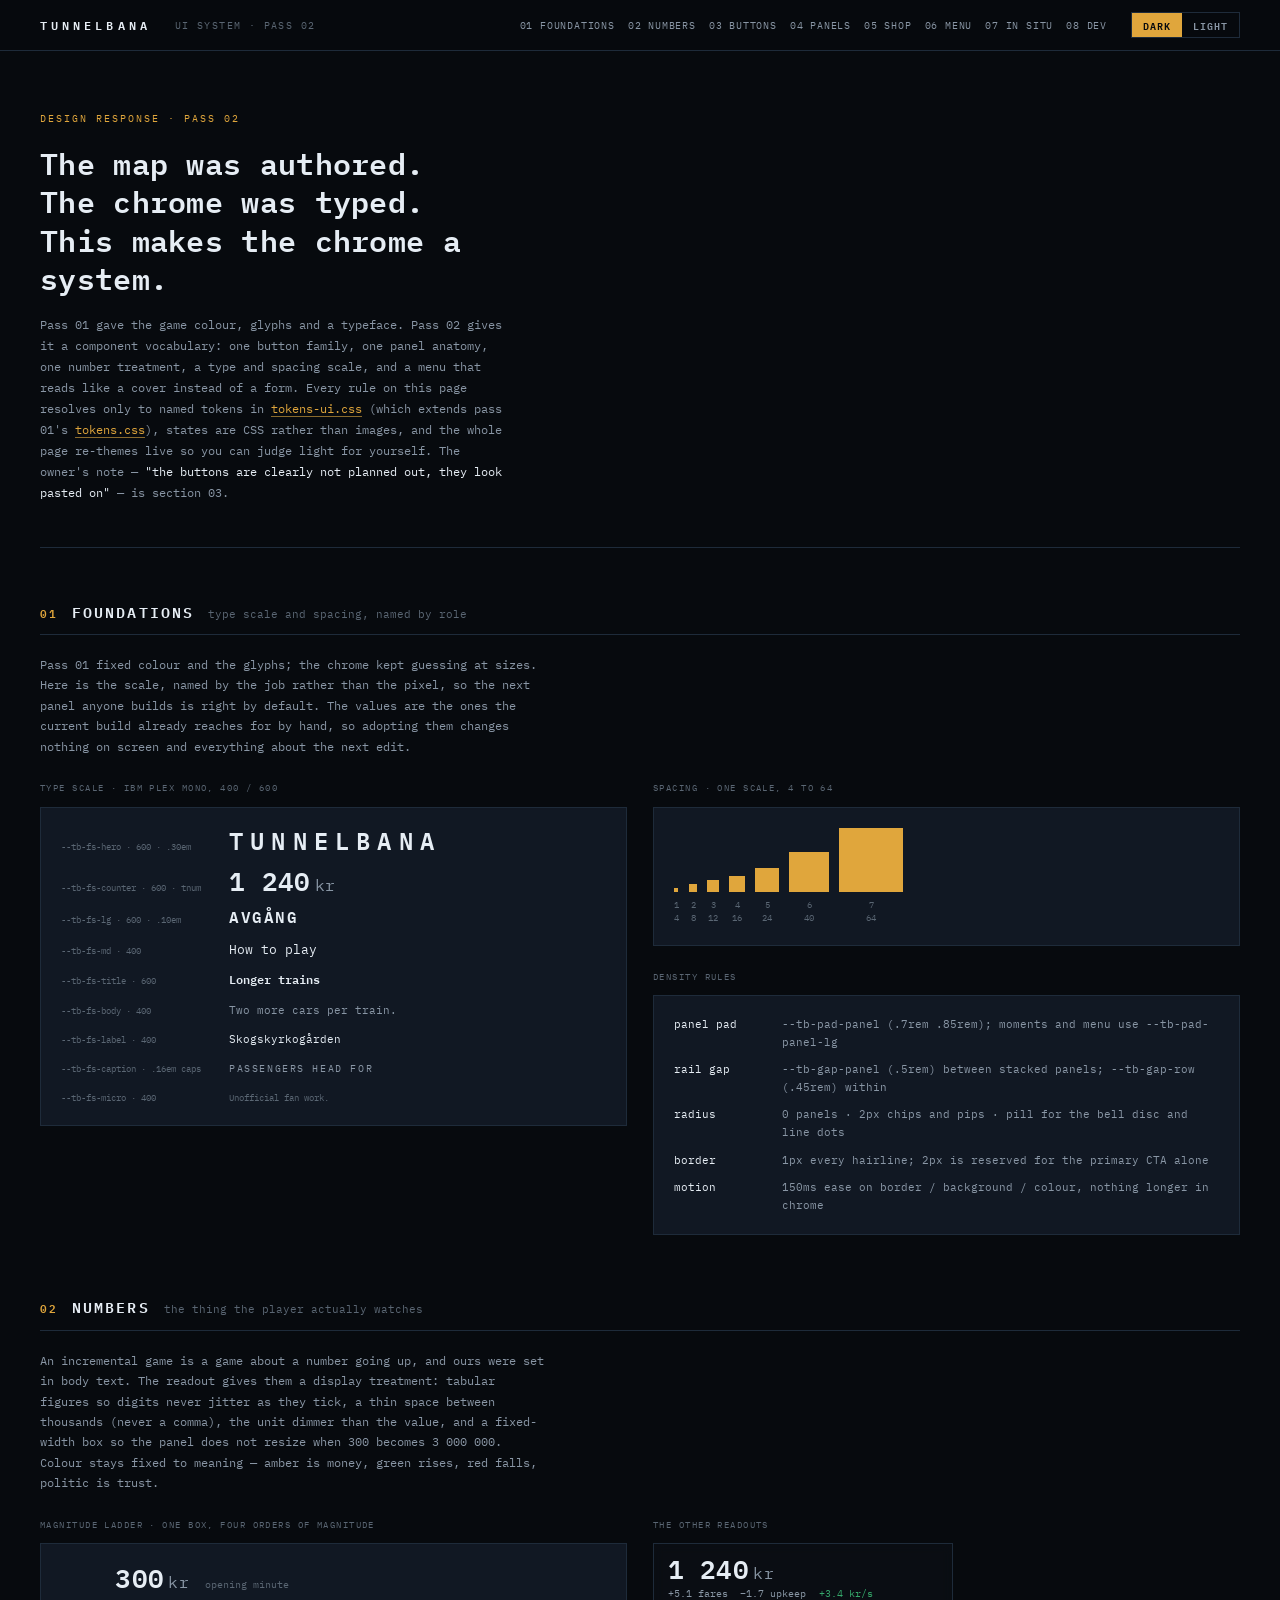
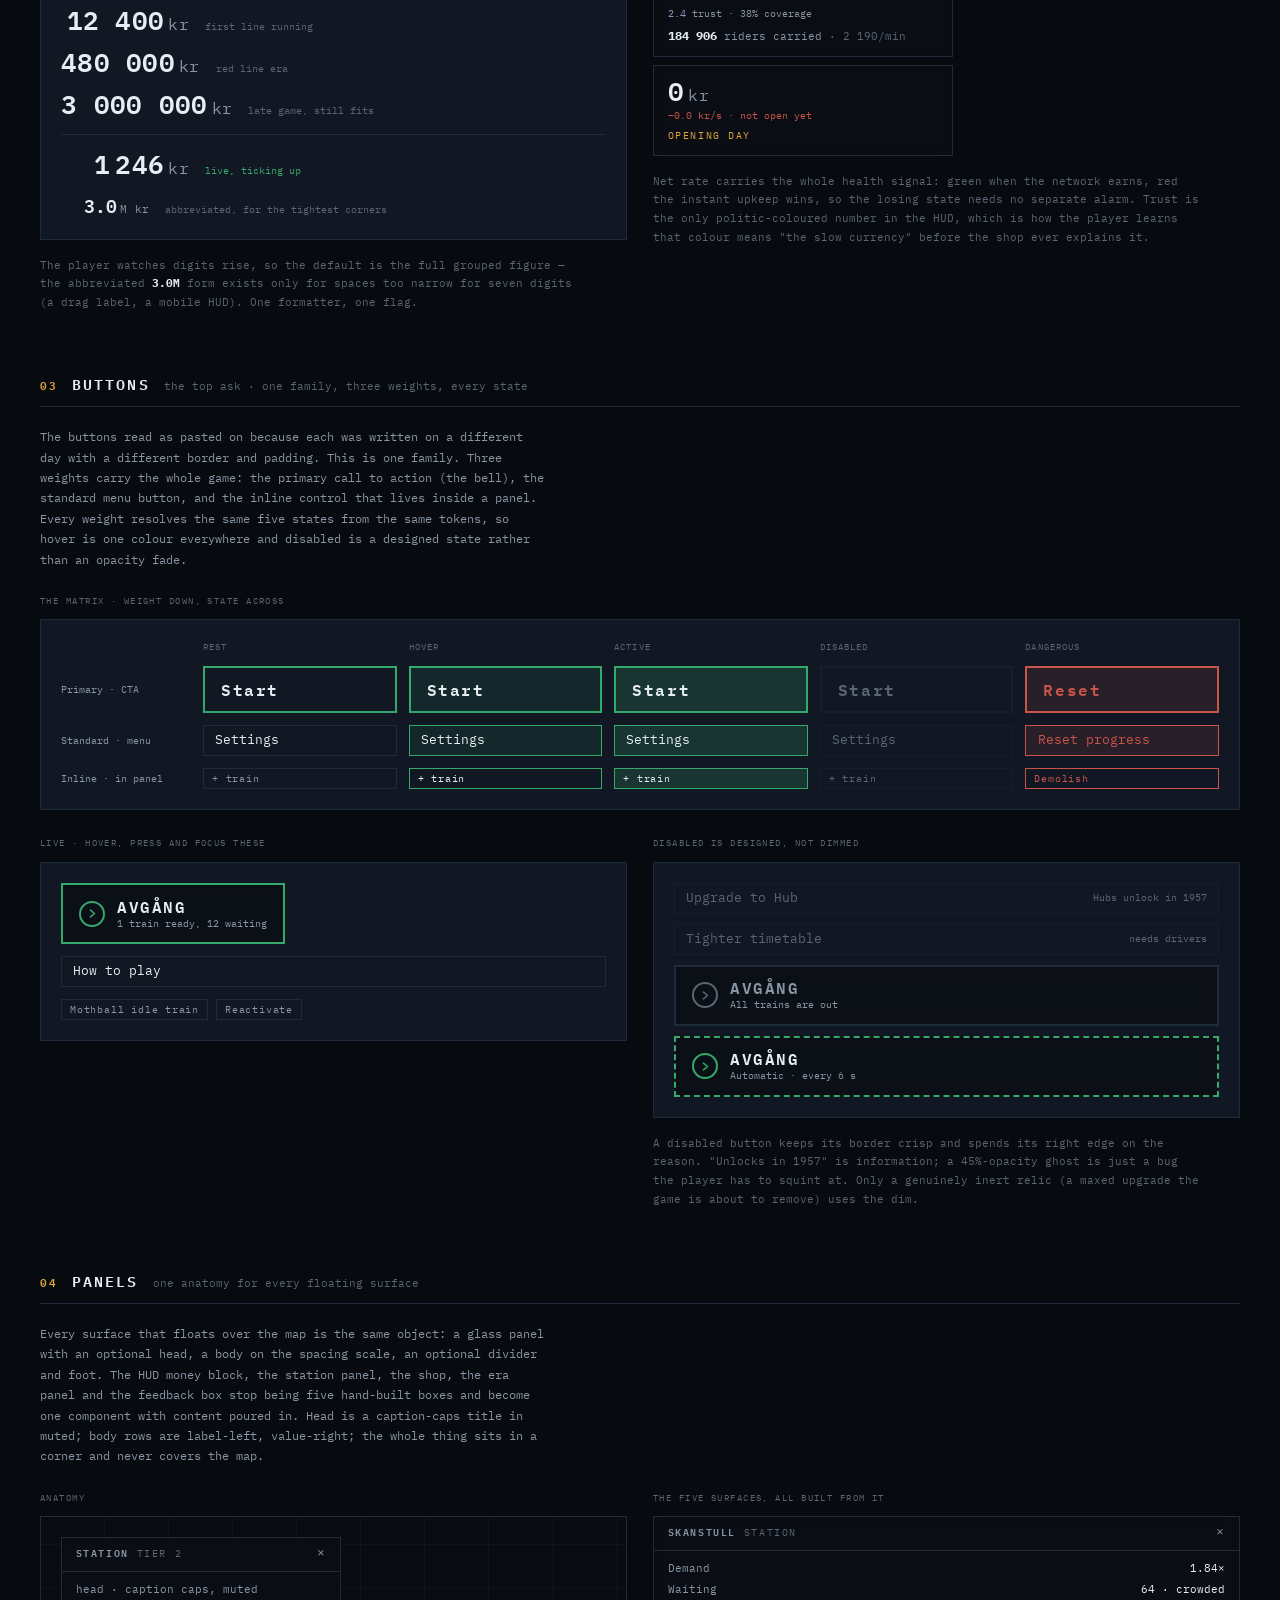
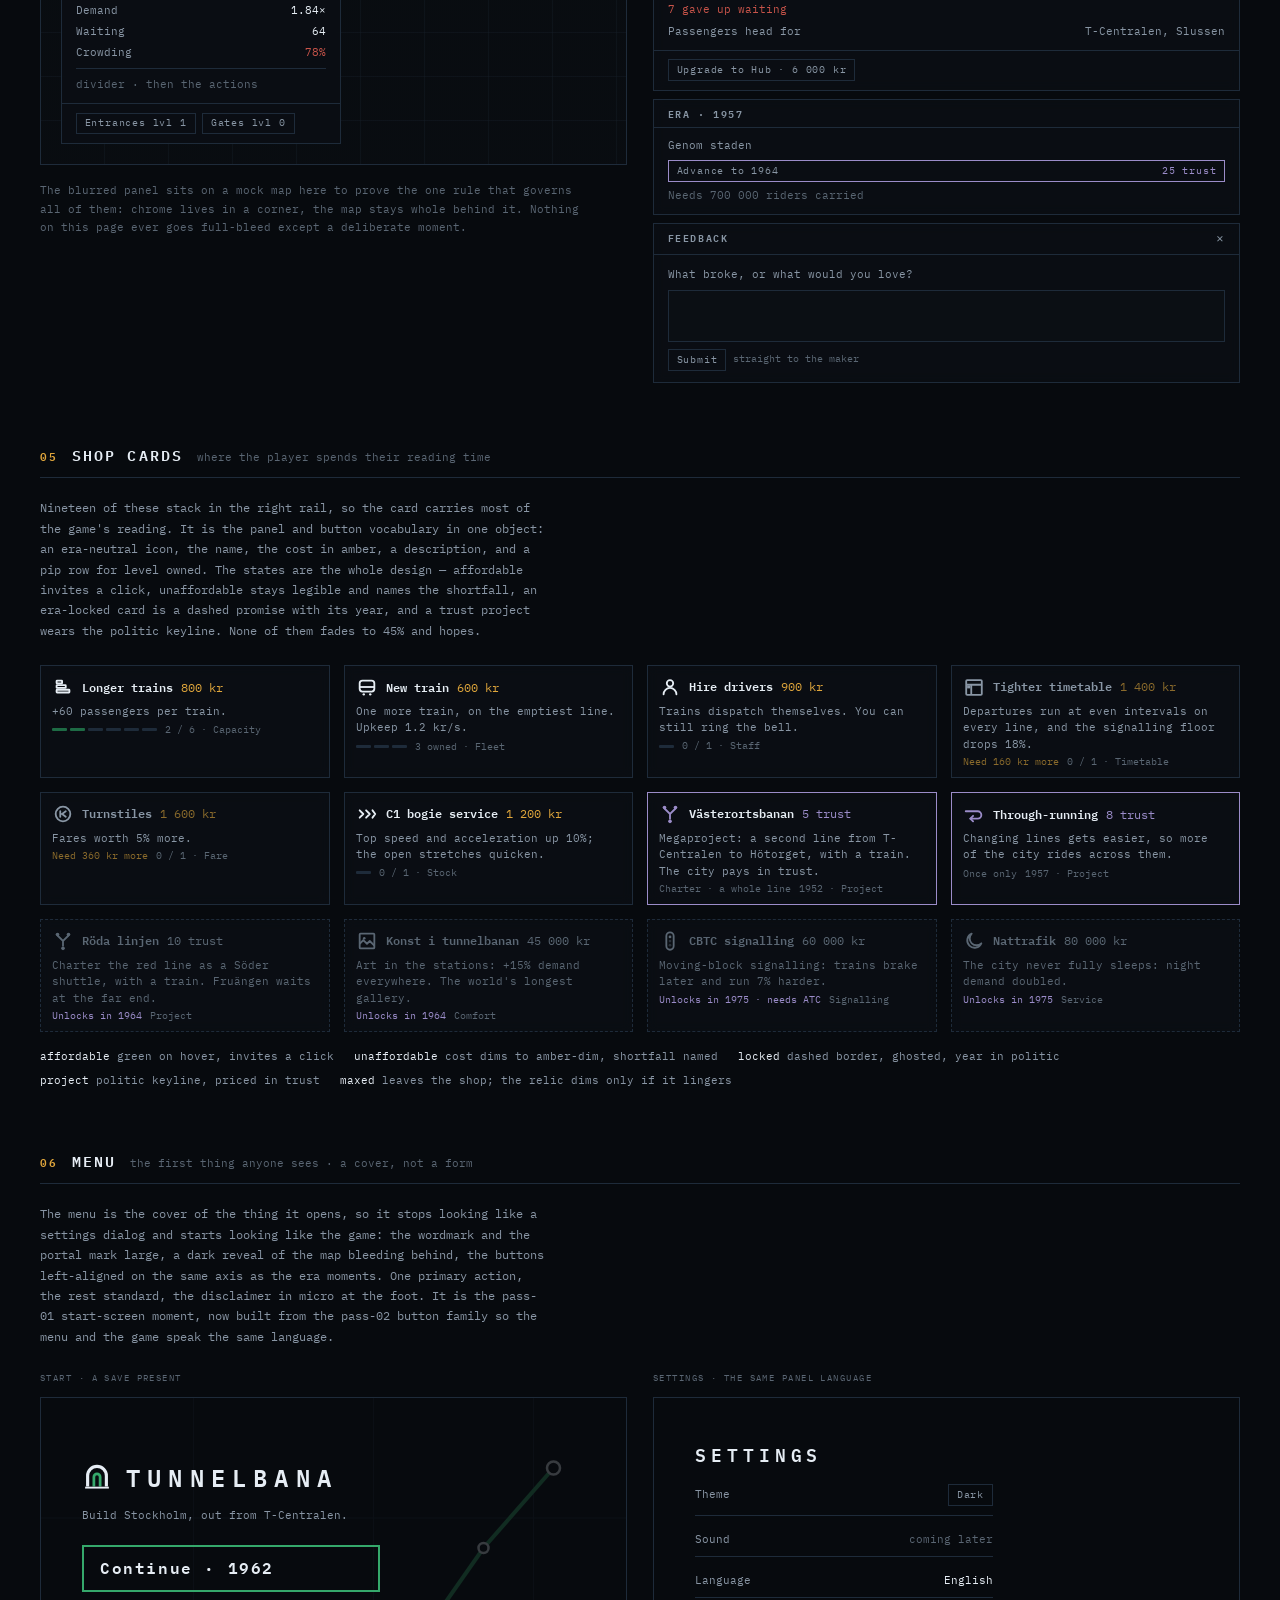
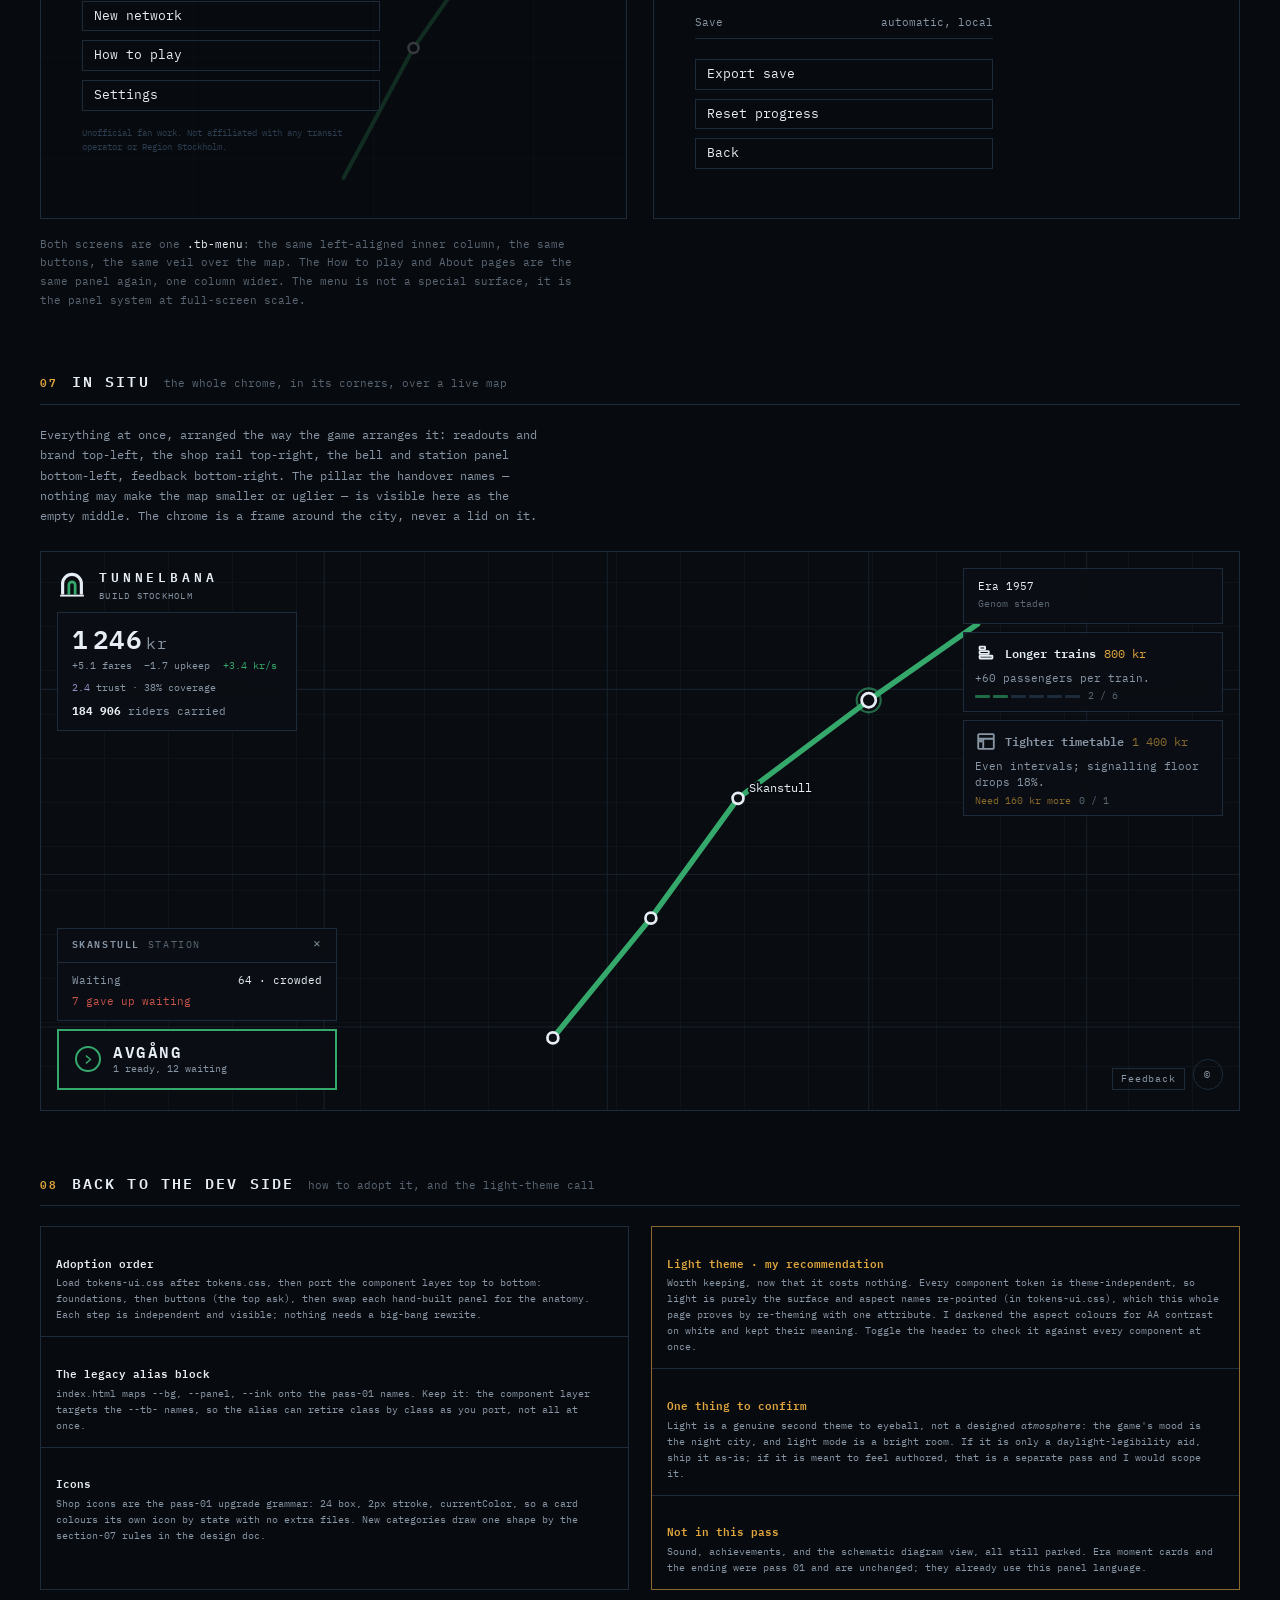
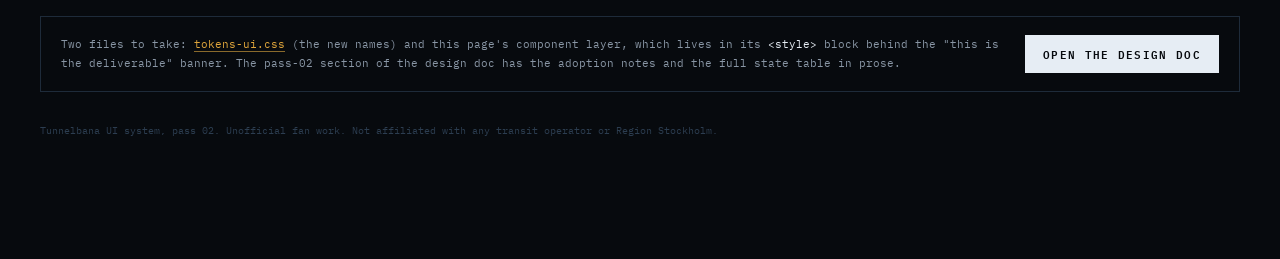
<file: tunnelbana-assets-pass01/Tunnelbana UI System.html>
<!DOCTYPE html>
<html lang="en" data-theme="dark">
<head>
<meta charset="utf-8">
<meta name="viewport" content="width=device-width, initial-scale=1">
<title>Tunnelbana · UI System, pass 02</title>
<link rel="preconnect" href="https://fonts.googleapis.com">
<link rel="preconnect" href="https://fonts.gstatic.com" crossorigin>
<link href="https://fonts.googleapis.com/css2?family=IBM+Plex+Mono:wght@400;600&display=swap" rel="stylesheet">
<link rel="stylesheet" href="tokens.css">
<link rel="stylesheet" href="tokens-ui.css">
<style>
/* ============================================================================
   PORTABLE COMPONENT LAYER  ·  this is the deliverable
   Every rule below resolves only to tokens.css + tokens-ui.css names. Port it
   wholesale, or lift a block; nothing here hard-codes a colour or a size.
   ========================================================================== */

/* --- Panel: one anatomy for every floating surface --- */
.tb-panel { background: var(--tb-panel-t); border: var(--tb-border) solid var(--tb-line);
  -webkit-backdrop-filter: blur(var(--tb-blur)); backdrop-filter: blur(var(--tb-blur));
  color: var(--tb-ink); border-radius: var(--tb-radius-panel); }
.tb-panel--solid { background: var(--tb-panel); -webkit-backdrop-filter: none; backdrop-filter: none; }
.tb-panel--accent { border-left: 3px solid var(--tb-green); }
.tb-panel__head { display: flex; align-items: baseline; gap: .5rem; padding: .55rem .85rem;
  border-bottom: var(--tb-border) solid var(--tb-line); }
.tb-panel__title { font: var(--tb-weight-semi) var(--tb-fs-caption)/1 var(--tb-mono);
  letter-spacing: var(--tb-track-caps); text-transform: uppercase; color: var(--tb-muted); }
.tb-panel__tag { font-size: var(--tb-fs-caption); color: var(--tb-ghost); letter-spacing: var(--tb-track-caps);
  text-transform: uppercase; }
.tb-panel__close { margin-left: auto; background: none; border: 0; color: var(--tb-muted);
  font: 400 var(--tb-fs-md)/1 var(--tb-mono); cursor: pointer; padding: 0 .1rem; }
.tb-panel__close:hover { color: var(--tb-ink); }
.tb-panel__body { padding: var(--tb-pad-panel); display: flex; flex-direction: column; gap: var(--tb-gap-row); }
.tb-panel__foot { padding: .55rem .85rem; border-top: var(--tb-border) solid var(--tb-line);
  display: flex; gap: .4rem; flex-wrap: wrap; }
.tb-divider { height: var(--tb-border); background: var(--tb-line); border: 0; margin: .1rem 0; }

.tb-row { display: flex; align-items: center; justify-content: space-between; gap: .5rem;
  font: 400 var(--tb-fs-label)/1.3 var(--tb-mono); color: var(--tb-muted); }
.tb-row__v { color: var(--tb-ink); font-variant-numeric: tabular-nums; }
.tb-row__v--up { color: var(--tb-green); } .tb-row__v--down { color: var(--tb-red); }

/* --- Button family: one base, three weights, every state --- */
.tb-btn { font: var(--tb-weight-semi) var(--tb-fs-md)/1 var(--tb-mono);
  background: transparent; color: var(--tb-ink);
  border: var(--tb-border) solid var(--tb-line); border-radius: var(--tb-radius-panel);
  padding: var(--tb-btn-pad-std); cursor: pointer; text-align: left;
  display: inline-flex; align-items: center; gap: .55rem;
  transition: border-color var(--tb-motion), background var(--tb-motion), color var(--tb-motion); }
.tb-btn:hover { border-color: var(--tb-green); background: var(--tb-hover-green); }
.tb-btn:active { background: var(--tb-hover-green-strong); }
.tb-btn:focus-visible { outline: none; box-shadow: var(--tb-focus); }
.tb-btn[disabled], .tb-btn[aria-disabled="true"] { cursor: default; color: var(--tb-disabled-ink);
  border-color: var(--tb-disabled-border); background: transparent; }
.tb-btn[disabled]:hover, .tb-btn[aria-disabled="true"]:hover { border-color: var(--tb-disabled-border);
  background: transparent; }
.tb-btn__why { color: var(--tb-ghost); font-weight: 400; font-size: var(--tb-fs-caption); margin-left: auto; }

.tb-btn--primary { border-width: var(--tb-border-cta); border-color: var(--tb-green);
  font-size: var(--tb-fs-lg); letter-spacing: var(--tb-track-mid); padding: var(--tb-btn-pad-primary); }
.tb-btn--primary[disabled] { border-color: var(--tb-disabled-border); }
.tb-btn--std { font-weight: 400; }
.tb-btn--inline { font-weight: 400; font-size: var(--tb-fs-caption); letter-spacing: .08em;
  padding: var(--tb-btn-pad-inline); color: var(--tb-muted); }
.tb-btn--inline:hover { color: var(--tb-ink); }
.tb-btn--block { display: flex; width: 100%; }
.tb-btn--danger:hover { border-color: var(--tb-red); color: var(--tb-red); background: var(--tb-hover-danger); }
.tb-btn--project { border-color: var(--tb-politic); }
.tb-btn--project:hover { border-color: var(--tb-politic); background: var(--tb-hover-politic); }
.tb-btn--relic { opacity: var(--tb-disabled-dim); }

/* --- Numbers: the readout system --- */
.tb-num { font-variant-numeric: tabular-nums; font-feature-settings: "tnum" 1;
  letter-spacing: var(--tb-track-tight); color: var(--tb-num-value); }
.tb-num--counter { font-size: var(--tb-fs-counter); font-weight: var(--tb-weight-semi); line-height: var(--tb-lh-tight); }
.tb-num__unit { color: var(--tb-num-unit); font-weight: 400; font-size: 0.62em; margin-left: .28em; }
.tb-num--trust { color: var(--tb-num-trust); }
.tb-rate { font-size: var(--tb-fs-caption); font-variant-numeric: tabular-nums; color: var(--tb-muted); }
.tb-rate--up { color: var(--tb-num-up); } .tb-rate--down { color: var(--tb-num-down); }
.tb-readout { display: flex; flex-direction: column; gap: .3rem; }
.tb-readout__rates { display: flex; gap: .8rem; }

/* --- Shop card: panel + button, one anatomy x every state --- */
.tb-shop { font: 400 var(--tb-fs-body)/1 var(--tb-mono); color: var(--tb-ink);
  background: var(--tb-panel-t); border: var(--tb-border) solid var(--tb-line); border-radius: var(--tb-radius-panel);
  -webkit-backdrop-filter: blur(var(--tb-blur)); backdrop-filter: blur(var(--tb-blur));
  padding: .6rem .7rem; cursor: pointer; text-align: left;
  display: flex; flex-direction: column; gap: .34rem; width: 100%;
  transition: border-color var(--tb-motion), background var(--tb-motion); }
.tb-shop:hover { border-color: var(--tb-green); background: var(--tb-hover-green); }
.tb-shop:focus-visible { outline: none; box-shadow: var(--tb-focus); }
.tb-shop__top { display: flex; align-items: center; gap: .5rem; }
.tb-shop__icon { flex: none; color: var(--tb-ink); display: grid; place-items: center; }
.tb-shop__name { font-size: var(--tb-fs-title); font-weight: var(--tb-weight-semi); flex: 1; }
.tb-shop__cost { font-size: var(--tb-fs-title); color: var(--tb-amber); font-variant-numeric: tabular-nums; }
.tb-shop__desc { font-size: var(--tb-fs-body); color: var(--tb-muted); line-height: var(--tb-lh); }
.tb-shop__foot { display: flex; align-items: center; justify-content: space-between; gap: .5rem;
  font-size: var(--tb-fs-caption); color: var(--tb-ghost); }
.tb-pips { display: flex; gap: 3px; }
.tb-pip { width: 15px; height: 3px; background: var(--tb-line); border-radius: 1px; }
.tb-pip--on { background: var(--tb-green-dim); }

/* State: unaffordable — visible, structured, reason named; NOT faded out */
.tb-shop[data-state="unaffordable"] { cursor: default; }
.tb-shop[data-state="unaffordable"]:hover { border-color: var(--tb-line); background: var(--tb-panel-t); }
.tb-shop[data-state="unaffordable"] .tb-shop__cost { color: var(--tb-amber-dim); }
.tb-shop[data-state="unaffordable"] .tb-shop__name { color: var(--tb-muted); }
.tb-shop[data-state="unaffordable"] .tb-shop__icon { color: var(--tb-muted); }
.tb-shop[data-state="unaffordable"] .tb-shop__short { color: var(--tb-amber-dim); }

/* State: locked (era gate) — a promise, not a dead row */
.tb-shop[data-state="locked"] { cursor: default; border-style: dashed; }
.tb-shop[data-state="locked"]:hover { border-color: var(--tb-line); background: var(--tb-panel-t); }
.tb-shop[data-state="locked"] .tb-shop__name,
.tb-shop[data-state="locked"] .tb-shop__cost,
.tb-shop[data-state="locked"] .tb-shop__desc,
.tb-shop[data-state="locked"] .tb-shop__icon { color: var(--tb-ghost); }
.tb-shop[data-state="locked"] .tb-shop__gate { color: var(--tb-politic); }

/* State: project (trust) — politic keyline, its own accent */
.tb-shop[data-state="project"] { border-color: var(--tb-politic); }
.tb-shop[data-state="project"]:hover { background: var(--tb-hover-politic); }
.tb-shop[data-state="project"] .tb-shop__cost { color: var(--tb-politic); }
.tb-shop[data-state="project"] .tb-shop__icon { color: var(--tb-politic); }

/* State: maxed relic (the game removes these; shown for completeness) */
.tb-shop[data-state="maxed"] { cursor: default; opacity: var(--tb-disabled-dim); }
.tb-shop[data-state="maxed"]:hover { border-color: var(--tb-line); background: var(--tb-panel-t); }

/* --- The bell: the primary CTA, its own component --- */
.tb-bell { font: var(--tb-weight-semi) var(--tb-fs-lg)/1 var(--tb-mono); color: var(--tb-ink);
  background: var(--tb-panel-t); border: var(--tb-border-cta) solid var(--tb-green); border-radius: var(--tb-radius-panel);
  -webkit-backdrop-filter: blur(var(--tb-blur)); backdrop-filter: blur(var(--tb-blur));
  padding: var(--tb-btn-pad-primary); cursor: pointer; text-align: left;
  display: inline-flex; align-items: center; gap: 12px; transition: background var(--tb-motion); }
.tb-bell:hover { background: var(--tb-hover-green); }
.tb-bell:active, .tb-bell.is-rung { background: var(--tb-hover-green-strong); }
.tb-bell__disc { width: 26px; height: 26px; border: var(--tb-border-cta) solid var(--tb-green);
  border-radius: var(--tb-radius-pill); flex: none; display: grid; place-items: center; color: var(--tb-green); }
.tb-bell__t { display: block; letter-spacing: var(--tb-track-mid); }
.tb-bell__s { display: block; color: var(--tb-muted); font-size: var(--tb-fs-caption); font-weight: 400; margin-top: .25rem; }
.tb-bell[disabled] { border-color: var(--tb-line); color: var(--tb-muted); cursor: default; }
.tb-bell[disabled] .tb-bell__disc { border-color: var(--tb-ghost); color: var(--tb-ghost); }
.tb-bell--auto { border-style: dashed; }

/* --- Menu: the cover --- */
.tb-menu { position: relative; display: flex; align-items: center; overflow: hidden;
  background: var(--tb-void); }
.tb-menu__veil { position: absolute; inset: 0; background: var(--tb-veil); }
.tb-menu__inner { position: relative; padding: clamp(1.5rem, 7%, 4rem); width: min(380px, 82%);
  display: flex; flex-direction: column; gap: .55rem; }
.tb-menu__mark { display: flex; align-items: center; gap: 14px; margin-bottom: .4rem; }
.tb-menu__word { font: var(--tb-weight-semi) var(--tb-fs-hero)/1 var(--tb-mono); letter-spacing: var(--tb-track-wide);
  color: var(--tb-ink); }
.tb-menu__sub { color: var(--tb-muted); font-size: var(--tb-fs-body); margin-bottom: .8rem; line-height: var(--tb-lh); }
.tb-menu__note { color: var(--tb-ghost); font-size: var(--tb-fs-caption); line-height: var(--tb-lh-loose); margin-top: .8rem; }
.tb-menu__legal { color: var(--tb-line-hi); font-size: var(--tb-fs-micro); line-height: var(--tb-lh); margin-top: .4rem; }

/* ============================================================================
   PAGE CHROME  ·  not part of the deliverable, just the spec sheet itself
   ========================================================================== */
* { box-sizing: border-box; }
html { background: var(--tb-void); }
body { margin: 0; background: var(--tb-void); color: var(--tb-ink);
  font: 400 13px/1.5 var(--tb-mono); -webkit-font-smoothing: antialiased; }
a { color: var(--tb-amber); text-decoration: none; border-bottom: 1px solid var(--tb-amber-dim); }
a:hover { color: var(--tb-ink); border-bottom-color: var(--tb-ink); }
::selection { background: var(--tb-amber); color: var(--tb-void); }
h1, h2, h3, p { margin: 0; }

.top { position: sticky; top: 0; z-index: 50; background: color-mix(in srgb, var(--tb-void) 92%, transparent);
  -webkit-backdrop-filter: blur(8px); backdrop-filter: blur(8px); border-bottom: 1px solid var(--tb-line); }
.top__in { max-width: 1280px; margin: 0 auto; padding: 12px 40px; display: flex; align-items: center; gap: 24px; flex-wrap: wrap; }
.top__brand { font-weight: 600; font-size: 12px; letter-spacing: .34em; }
.top__meta { font-size: 10px; letter-spacing: .14em; color: var(--tb-ghost); text-transform: uppercase; }
.top__nav { display: flex; gap: 13px; flex-wrap: wrap; margin-left: auto; }
.top__nav a { color: var(--tb-muted); border: 0; font-size: 10px; letter-spacing: .08em; text-transform: uppercase; }
.top__nav a:hover { color: var(--tb-ink); }
.themepick { display: flex; border: 1px solid var(--tb-line); }
.themepick button { font: 600 10px/1 var(--tb-mono); letter-spacing: .1em; text-transform: uppercase;
  background: none; border: 0; color: var(--tb-muted); padding: 7px 11px; cursor: pointer; }
.themepick button[aria-pressed="true"] { background: var(--tb-amber); color: var(--tb-void); }

.wrap { max-width: 1280px; margin: 0 auto; padding: 0 40px; }
.hero { padding: 60px 0 44px; border-bottom: 1px solid var(--tb-line); }
.hero__eyebrow { font-size: 10px; letter-spacing: .2em; color: var(--tb-amber); text-transform: uppercase; margin-bottom: 18px; }
.hero h1 { font-size: 30px; font-weight: 600; line-height: 1.28; max-width: 24ch; letter-spacing: .01em; }
.hero p { color: var(--tb-muted); line-height: 1.75; max-width: 66ch; margin-top: 16px; text-wrap: pretty; font-size: 12px; }

.sec { padding: 54px 0 8px; }
.sec__head { display: flex; align-items: baseline; gap: 14px; padding-bottom: 10px;
  border-bottom: 1px solid var(--tb-line); margin-bottom: 20px; }
.sec__num { font-weight: 600; font-size: 11px; color: var(--tb-amber); letter-spacing: .18em; }
.sec__head h2 { font-size: 15px; font-weight: 600; letter-spacing: .14em; text-transform: uppercase; }
.sec__head .sec__note { font-size: 11px; color: var(--tb-ghost); }
.lead { color: var(--tb-muted); font-size: 12px; line-height: 1.7; max-width: 72ch; margin-bottom: 24px; text-wrap: pretty; }

.subcap { font-size: 9px; letter-spacing: .16em; color: var(--tb-ghost); text-transform: uppercase; margin: 0 0 12px; }
.grid { display: grid; gap: 14px; }
.demo { background: var(--tb-panel); border: 1px solid var(--tb-line); padding: 20px; }
.demo--map { background:
  linear-gradient(0deg, rgba(7,10,14,.55), rgba(7,10,14,.55)),
  repeating-linear-gradient(0deg, transparent 0 43px, rgba(44,61,80,.35) 43px 44px),
  repeating-linear-gradient(90deg, transparent 0 63px, rgba(44,61,80,.35) 63px 64px),
  var(--tb-bg); }
.tag { display: inline-flex; align-items: center; gap: 7px; margin-top: 9px; font-size: 10px;
  letter-spacing: .06em; color: var(--tb-muted); text-transform: uppercase; }
.pillnote { font-size: 11px; color: var(--tb-ghost); line-height: 1.7; max-width: 78ch; margin: 16px 0 0; text-wrap: pretty; }

.spec-type { display: flex; flex-direction: column; gap: 14px; }
.spec-type__row { display: flex; align-items: baseline; gap: 18px; }
.spec-type__k { font-size: 9px; color: var(--tb-ghost); width: 150px; flex: none; line-height: 1.4; }
.spacing-strip { display: flex; align-items: flex-end; gap: 10px; }
.spacing-strip > div { text-align: center; }
.spacing-strip .bar { background: var(--tb-amber); width: 100%; }
.spacing-strip .lab { font-size: 9px; color: var(--tb-ghost); margin-top: 6px; }

.matrix { display: grid; grid-template-columns: 130px repeat(5, 1fr); gap: 12px; align-items: center; }
.matrix__h { font-size: 9px; letter-spacing: .12em; color: var(--tb-ghost); text-transform: uppercase; }
.matrix__rk { font-size: 10px; color: var(--tb-muted); }

.stack { display: flex; flex-direction: column; gap: 8px; }
.rail { width: 300px; display: flex; flex-direction: column; gap: var(--tb-gap-panel); }
.two { display: grid; grid-template-columns: 1fr 1fr; gap: 26px; align-items: start; }
.legend { display: flex; flex-wrap: wrap; gap: 8px 20px; font-size: 11px; color: var(--tb-muted); margin-top: 16px; }
.legend b { color: var(--tb-ink); font-weight: 400; }
.decisions { display: grid; grid-template-columns: repeat(auto-fit, minmax(300px, 1fr)); gap: 22px; }
.dbox { border: 1px solid var(--tb-line); }
.dbox--flag { border-color: var(--tb-amber-dim); }
.dbox__row { padding: 13px 15px; border-bottom: 1px solid var(--tb-line); }
.dbox__row:last-child { border-bottom: 0; }
.dbox__row h4 { font-size: 11px; font-weight: 600; margin-bottom: 4px; }
.dbox--flag .dbox__row h4 { color: var(--tb-amber); }
.dbox__row p { font-size: 10px; color: var(--tb-muted); line-height: 1.6; }
.foot { margin-top: 22px; font-size: 10px; color: var(--tb-line-hi); line-height: 1.7; padding-bottom: 120px; }

@media (max-width: 720px) {
  .wrap, .top__in { padding-left: 20px; padding-right: 20px; }
  .matrix { grid-template-columns: 90px repeat(5, 1fr); }
  .two { grid-template-columns: 1fr; }
}

/* Theme flips must be INSTANT, never animated: a var()-driven border/background
   transition stalls when the custom property changes (Chromium), and an
   animated theme swap is wrong UX regardless. The toggle adds this class for
   one frame so the 150ms hover transitions survive but the flip does not
   animate. Port this pattern with the component layer. */
html.theme-switching *,
html.theme-switching *::before,
html.theme-switching *::after { transition: none !important; }
</style>
</head>
<body>

<div class="top">
  <div class="top__in">
    <span class="top__brand">TUNNELBANA</span>
    <span class="top__meta">UI system · pass 02</span>
    <nav class="top__nav">
      <a href="#s1">01 Foundations</a>
      <a href="#s2">02 Numbers</a>
      <a href="#s3">03 Buttons</a>
      <a href="#s4">04 Panels</a>
      <a href="#s5">05 Shop</a>
      <a href="#s6">06 Menu</a>
      <a href="#s7">07 In situ</a>
      <a href="#s8">08 Dev</a>
    </nav>
    <div class="themepick" role="group" aria-label="Theme">
      <button data-theme-set="dark" aria-pressed="true">Dark</button>
      <button data-theme-set="light" aria-pressed="false">Light</button>
    </div>
  </div>
</div>

<div class="wrap">
  <div class="hero">
    <div class="hero__eyebrow">Design response · pass 02</div>
    <h1>The map was authored. The chrome was typed. This makes the chrome a system.</h1>
    <p>Pass 01 gave the game colour, glyphs and a typeface. Pass 02 gives it a component vocabulary: one button family, one panel anatomy, one number treatment, a type and spacing scale, and a menu that reads like a cover instead of a form. Every rule on this page resolves only to named tokens in <a href="tokens-ui.css">tokens-ui.css</a> (which extends pass 01's <a href="tokens.css">tokens.css</a>), states are CSS rather than images, and the whole page re-themes live so you can judge light for yourself. The owner's note — <span style="color:var(--tb-ink)">"the buttons are clearly not planned out, they look pasted on"</span> — is section 03.</p>
  </div>

  <!-- 01 FOUNDATIONS ------------------------------------------------------->
  <section class="sec" id="s1">
    <div class="sec__head"><span class="sec__num">01</span><h2>Foundations</h2><span class="sec__note">type scale and spacing, named by role</span></div>
    <p class="lead">Pass 01 fixed colour and the glyphs; the chrome kept guessing at sizes. Here is the scale, named by the job rather than the pixel, so the next panel anyone builds is right by default. The values are the ones the current build already reaches for by hand, so adopting them changes nothing on screen and everything about the next edit.</p>
    <div class="two">
      <div>
        <p class="subcap">Type scale · IBM Plex Mono, 400 / 600</p>
        <div class="demo spec-type">
          <div class="spec-type__row"><span class="spec-type__k">--tb-fs-hero · 600 · .30em</span><span style="font:600 var(--tb-fs-hero)/1 var(--tb-mono);letter-spacing:var(--tb-track-wide)">TUNNELBANA</span></div>
          <div class="spec-type__row"><span class="spec-type__k">--tb-fs-counter · 600 · tnum</span><span class="tb-num tb-num--counter">1 240<span class="tb-num__unit">kr</span></span></div>
          <div class="spec-type__row"><span class="spec-type__k">--tb-fs-lg · 600 · .10em</span><span style="font:600 var(--tb-fs-lg)/1 var(--tb-mono);letter-spacing:var(--tb-track-mid)">AVGÅNG</span></div>
          <div class="spec-type__row"><span class="spec-type__k">--tb-fs-md · 400</span><span style="font-size:var(--tb-fs-md)">How to play</span></div>
          <div class="spec-type__row"><span class="spec-type__k">--tb-fs-title · 600</span><span style="font:600 var(--tb-fs-title)/1 var(--tb-mono)">Longer trains</span></div>
          <div class="spec-type__row"><span class="spec-type__k">--tb-fs-body · 400</span><span style="font-size:var(--tb-fs-body);color:var(--tb-muted)">Two more cars per train.</span></div>
          <div class="spec-type__row"><span class="spec-type__k">--tb-fs-label · 400</span><span style="font-size:var(--tb-fs-label)">Skogskyrkogården</span></div>
          <div class="spec-type__row"><span class="spec-type__k">--tb-fs-caption · .16em caps</span><span style="font-size:var(--tb-fs-caption);letter-spacing:var(--tb-track-caps);text-transform:uppercase;color:var(--tb-muted)">Passengers head for</span></div>
          <div class="spec-type__row"><span class="spec-type__k">--tb-fs-micro · 400</span><span style="font-size:var(--tb-fs-micro);color:var(--tb-ghost)">Unofficial fan work.</span></div>
        </div>
      </div>
      <div>
        <p class="subcap">Spacing · one scale, 4 to 64</p>
        <div class="demo">
          <div class="spacing-strip">
            <div style="flex:none"><div class="bar" style="height:4px;width:4px"></div><div class="lab">1<br>4</div></div>
            <div style="flex:none"><div class="bar" style="height:8px;width:8px"></div><div class="lab">2<br>8</div></div>
            <div style="flex:none"><div class="bar" style="height:12px;width:12px"></div><div class="lab">3<br>12</div></div>
            <div style="flex:none"><div class="bar" style="height:16px;width:16px"></div><div class="lab">4<br>16</div></div>
            <div style="flex:none"><div class="bar" style="height:24px;width:24px"></div><div class="lab">5<br>24</div></div>
            <div style="flex:none"><div class="bar" style="height:40px;width:40px"></div><div class="lab">6<br>40</div></div>
            <div style="flex:none"><div class="bar" style="height:64px;width:64px"></div><div class="lab">7<br>64</div></div>
          </div>
        </div>
        <p class="subcap" style="margin-top:24px">Density rules</p>
        <div class="demo" style="display:flex;flex-direction:column;gap:10px;font-size:11px;color:var(--tb-muted);line-height:1.6">
          <div style="display:flex;gap:12px"><span style="color:var(--tb-ink);width:96px;flex:none">panel pad</span><span>--tb-pad-panel (.7rem .85rem); moments and menu use --tb-pad-panel-lg</span></div>
          <div style="display:flex;gap:12px"><span style="color:var(--tb-ink);width:96px;flex:none">rail gap</span><span>--tb-gap-panel (.5rem) between stacked panels; --tb-gap-row (.45rem) within</span></div>
          <div style="display:flex;gap:12px"><span style="color:var(--tb-ink);width:96px;flex:none">radius</span><span>0 panels · 2px chips and pips · pill for the bell disc and line dots</span></div>
          <div style="display:flex;gap:12px"><span style="color:var(--tb-ink);width:96px;flex:none">border</span><span>1px every hairline; 2px is reserved for the primary CTA alone</span></div>
          <div style="display:flex;gap:12px"><span style="color:var(--tb-ink);width:96px;flex:none">motion</span><span>150ms ease on border / background / colour, nothing longer in chrome</span></div>
        </div>
      </div>
    </div>
  </section>

  <!-- 02 NUMBERS ----------------------------------------------------------->
  <section class="sec" id="s2">
    <div class="sec__head"><span class="sec__num">02</span><h2>Numbers</h2><span class="sec__note">the thing the player actually watches</span></div>
    <p class="lead">An incremental game is a game about a number going up, and ours were set in body text. The readout gives them a display treatment: tabular figures so digits never jitter as they tick, a thin space between thousands (never a comma), the unit dimmer than the value, and a fixed-width box so the panel does not resize when 300 becomes 3 000 000. Colour stays fixed to meaning — amber is money, green rises, red falls, politic is trust.</p>
    <div class="two">
      <div>
        <p class="subcap">Magnitude ladder · one box, four orders of magnitude</p>
        <div class="demo" style="display:flex;flex-direction:column;gap:14px">
          <div style="display:flex;align-items:baseline;gap:16px"><span class="tb-num tb-num--counter" style="min-width:8ch;text-align:right">300<span class="tb-num__unit">kr</span></span><span style="font-size:10px;color:var(--tb-ghost)">opening minute</span></div>
          <div style="display:flex;align-items:baseline;gap:16px"><span class="tb-num tb-num--counter" style="min-width:8ch;text-align:right">12 400<span class="tb-num__unit">kr</span></span><span style="font-size:10px;color:var(--tb-ghost)">first line running</span></div>
          <div style="display:flex;align-items:baseline;gap:16px"><span class="tb-num tb-num--counter" style="min-width:8ch;text-align:right">480 000<span class="tb-num__unit">kr</span></span><span style="font-size:10px;color:var(--tb-ghost)">red line era</span></div>
          <div style="display:flex;align-items:baseline;gap:16px"><span class="tb-num tb-num--counter" style="min-width:8ch;text-align:right">3 000 000<span class="tb-num__unit">kr</span></span><span style="font-size:10px;color:var(--tb-ghost)">late game, still fits</span></div>
          <hr class="tb-divider">
          <div style="display:flex;align-items:baseline;gap:16px"><span class="tb-num tb-num--counter" id="live-money" style="min-width:8ch;text-align:right">1 240<span class="tb-num__unit">kr</span></span><span style="font-size:10px;color:var(--tb-green)">live, ticking up</span></div>
          <div style="display:flex;align-items:baseline;gap:16px"><span class="tb-num" style="font-size:1.1rem;font-weight:600;min-width:8ch;text-align:right">3.0<span class="tb-num__unit">M kr</span></span><span style="font-size:10px;color:var(--tb-ghost)">abbreviated, for the tightest corners</span></div>
        </div>
        <p class="pillnote">The player watches digits rise, so the default is the full grouped figure — the abbreviated <b style="color:var(--tb-ink)">3.0M</b> form exists only for spaces too narrow for seven digits (a drag label, a mobile HUD). One formatter, one flag.</p>
      </div>
      <div>
        <p class="subcap">The other readouts</p>
        <div class="rail" style="width:auto;max-width:300px">
          <div class="tb-panel"><div class="tb-panel__body">
            <div class="tb-readout">
              <span class="tb-num tb-num--counter">1 240<span class="tb-num__unit">kr</span></span>
              <div class="tb-readout__rates">
                <span class="tb-rate">+5.1 fares</span>
                <span class="tb-rate">−1.7 upkeep</span>
                <span class="tb-rate tb-rate--up">+3.4 kr/s</span>
              </div>
              <div style="font-size:var(--tb-fs-caption)"><span class="tb-num tb-num--trust">2.4</span> <span style="color:var(--tb-muted)">trust · 38% coverage</span></div>
              <div style="font-size:var(--tb-fs-body);color:var(--tb-muted)"><b class="tb-num" style="color:var(--tb-ink);font-size:var(--tb-fs-title)">184 906</b> riders carried <span style="color:var(--tb-ghost)">· 2 190/min</span></div>
            </div>
          </div></div>
          <div class="tb-panel"><div class="tb-panel__body">
            <div class="tb-readout">
              <span class="tb-num tb-num--counter">0<span class="tb-num__unit">kr</span></span>
              <div class="tb-readout__rates"><span class="tb-rate tb-rate--down">−0.0 kr/s · not open yet</span></div>
              <div style="font-size:var(--tb-fs-caption);letter-spacing:var(--tb-track-caps);text-transform:uppercase;color:var(--tb-amber)">Opening day</div>
            </div>
          </div></div>
        </div>
        <p class="pillnote">Net rate carries the whole health signal: green when the network earns, red the instant upkeep wins, so the losing state needs no separate alarm. Trust is the only politic-coloured number in the HUD, which is how the player learns that colour means "the slow currency" before the shop ever explains it.</p>
      </div>
    </div>
  </section>

  <!-- 03 BUTTONS ----------------------------------------------------------->
  <section class="sec" id="s3">
    <div class="sec__head"><span class="sec__num">03</span><h2>Buttons</h2><span class="sec__note">the top ask · one family, three weights, every state</span></div>
    <p class="lead">The buttons read as pasted on because each was written on a different day with a different border and padding. This is one family. Three weights carry the whole game: the primary call to action (the bell), the standard menu button, and the inline control that lives inside a panel. Every weight resolves the same five states from the same tokens, so hover is one colour everywhere and disabled is a designed state rather than an opacity fade.</p>

    <p class="subcap">The matrix · weight down, state across</p>
    <div class="demo">
      <div class="matrix">
        <span></span>
        <span class="matrix__h">Rest</span><span class="matrix__h">Hover</span><span class="matrix__h">Active</span><span class="matrix__h">Disabled</span><span class="matrix__h">Dangerous</span>

        <span class="matrix__rk">Primary · CTA</span>
        <button class="tb-btn tb-btn--primary">Start</button>
        <button class="tb-btn tb-btn--primary" style="border-color:var(--tb-green);background:var(--tb-hover-green)">Start</button>
        <button class="tb-btn tb-btn--primary" style="background:var(--tb-hover-green-strong)">Start</button>
        <button class="tb-btn tb-btn--primary" disabled>Start</button>
        <button class="tb-btn tb-btn--primary" style="border-color:var(--tb-red);color:var(--tb-red);background:var(--tb-hover-danger)">Reset</button>

        <span class="matrix__rk">Standard · menu</span>
        <button class="tb-btn tb-btn--std">Settings</button>
        <button class="tb-btn tb-btn--std" style="border-color:var(--tb-green);background:var(--tb-hover-green)">Settings</button>
        <button class="tb-btn tb-btn--std" style="background:var(--tb-hover-green-strong);border-color:var(--tb-green)">Settings</button>
        <button class="tb-btn tb-btn--std" disabled>Settings</button>
        <button class="tb-btn tb-btn--std tb-btn--danger" style="border-color:var(--tb-red);color:var(--tb-red);background:var(--tb-hover-danger)">Reset progress</button>

        <span class="matrix__rk">Inline · in panel</span>
        <button class="tb-btn tb-btn--inline">+ train</button>
        <button class="tb-btn tb-btn--inline" style="border-color:var(--tb-green);color:var(--tb-ink)">+ train</button>
        <button class="tb-btn tb-btn--inline" style="background:var(--tb-hover-green-strong);border-color:var(--tb-green);color:var(--tb-ink)">+ train</button>
        <button class="tb-btn tb-btn--inline" disabled>+ train</button>
        <button class="tb-btn tb-btn--inline tb-btn--danger" style="border-color:var(--tb-red);color:var(--tb-red)">Demolish</button>
      </div>
    </div>

    <div class="two" style="margin-top:26px">
      <div>
        <p class="subcap">Live · hover, press and focus these</p>
        <div class="demo" style="display:flex;flex-direction:column;gap:12px;align-items:flex-start">
          <button class="tb-bell" id="live-bell">
            <span class="tb-bell__disc"><svg viewBox="0 0 16 16" width="11" height="11"><path d="M5 3l6 5-6 5" fill="none" stroke="currentColor" stroke-width="2.2" stroke-linecap="round" stroke-linejoin="round"></path></svg></span>
            <span><span class="tb-bell__t">AVGÅNG</span><span class="tb-bell__s" id="live-bell-sub">1 train ready, 12 waiting</span></span>
          </button>
          <button class="tb-btn tb-btn--std tb-btn--block">How to play</button>
          <div style="display:flex;gap:8px">
            <button class="tb-btn tb-btn--inline">Mothball idle train</button>
            <button class="tb-btn tb-btn--inline">Reactivate</button>
          </div>
        </div>
      </div>
      <div>
        <p class="subcap">Disabled is designed, not dimmed</p>
        <div class="demo" style="display:flex;flex-direction:column;gap:10px">
          <button class="tb-btn tb-btn--std tb-btn--block" disabled>Upgrade to Hub <span class="tb-btn__why">Hubs unlock in 1957</span></button>
          <button class="tb-btn tb-btn--std tb-btn--block" disabled>Tighter timetable <span class="tb-btn__why">needs drivers</span></button>
          <button class="tb-bell" disabled style="width:100%">
            <span class="tb-bell__disc"><svg viewBox="0 0 16 16" width="11" height="11"><path d="M5 3l6 5-6 5" fill="none" stroke="currentColor" stroke-width="2.2" stroke-linecap="round" stroke-linejoin="round"></path></svg></span>
            <span><span class="tb-bell__t">AVGÅNG</span><span class="tb-bell__s">All trains are out</span></span>
          </button>
          <button class="tb-bell tb-bell--auto" style="width:100%">
            <span class="tb-bell__disc"><svg viewBox="0 0 16 16" width="11" height="11"><path d="M5 3l6 5-6 5" fill="none" stroke="currentColor" stroke-width="2.2" stroke-linecap="round" stroke-linejoin="round"></path></svg></span>
            <span><span class="tb-bell__t">AVGÅNG</span><span class="tb-bell__s">Automatic · every 6 s</span></span>
          </button>
        </div>
        <p class="pillnote">A disabled button keeps its border crisp and spends its right edge on the reason. "Unlocks in 1957" is information; a 45%-opacity ghost is just a bug the player has to squint at. Only a genuinely inert relic (a maxed upgrade the game is about to remove) uses the dim.</p>
      </div>
    </div>
  </section>

  <!-- 04 PANELS ------------------------------------------------------------>
  <section class="sec" id="s4">
    <div class="sec__head"><span class="sec__num">04</span><h2>Panels</h2><span class="sec__note">one anatomy for every floating surface</span></div>
    <p class="lead">Every surface that floats over the map is the same object: a glass panel with an optional head, a body on the spacing scale, an optional divider and foot. The HUD money block, the station panel, the shop, the era panel and the feedback box stop being five hand-built boxes and become one component with content poured in. Head is a caption-caps title in muted; body rows are label-left, value-right; the whole thing sits in a corner and never covers the map.</p>

    <div class="two">
      <div>
        <p class="subcap">Anatomy</p>
        <div class="demo demo--map">
          <div class="tb-panel" style="max-width:280px">
            <div class="tb-panel__head"><span class="tb-panel__title">Station</span><span class="tb-panel__tag">tier 2</span><button class="tb-panel__close" aria-label="Close">×</button></div>
            <div class="tb-panel__body">
              <div class="tb-row"><span>head · caption caps, muted</span></div>
              <div class="tb-row">Demand <span class="tb-row__v">1.84×</span></div>
              <div class="tb-row">Waiting <span class="tb-row__v">64</span></div>
              <div class="tb-row">Crowding <span class="tb-row__v tb-row__v--down">78%</span></div>
              <hr class="tb-divider">
              <div class="tb-row" style="color:var(--tb-ghost)">divider · then the actions</div>
            </div>
            <div class="tb-panel__foot">
              <button class="tb-btn tb-btn--inline">Entrances lvl 1</button>
              <button class="tb-btn tb-btn--inline">Gates lvl 0</button>
            </div>
          </div>
        </div>
        <p class="pillnote">The blurred panel sits on a mock map here to prove the one rule that governs all of them: chrome lives in a corner, the map stays whole behind it. Nothing on this page ever goes full-bleed except a deliberate moment.</p>
      </div>
      <div>
        <p class="subcap">The five surfaces, all built from it</p>
        <div class="rail" style="width:auto">
          <div class="tb-panel"><div class="tb-panel__head"><span class="tb-panel__title">Skanstull</span><span class="tb-panel__tag">Station</span><button class="tb-panel__close">×</button></div>
            <div class="tb-panel__body">
              <div class="tb-row">Demand <span class="tb-row__v">1.84×</span></div>
              <div class="tb-row">Waiting <span class="tb-row__v">64 · crowded</span></div>
              <div class="tb-row" style="color:var(--tb-red)">7 gave up waiting</div>
              <div class="tb-row" style="color:var(--tb-muted)">Passengers head for <span class="tb-row__v" style="color:var(--tb-muted)">T-Centralen, Slussen</span></div>
            </div>
            <div class="tb-panel__foot">
              <button class="tb-btn tb-btn--inline">Upgrade to Hub · 6 000 kr</button>
            </div>
          </div>
          <div class="tb-panel"><div class="tb-panel__head"><span class="tb-panel__title">Era · 1957</span></div>
            <div class="tb-panel__body">
              <div class="tb-row" style="color:var(--tb-muted)">Genom staden</div>
              <button class="tb-btn tb-btn--inline tb-btn--project tb-btn--block">Advance to 1964 <span class="tb-btn__why" style="color:var(--tb-politic)">25 trust</span></button>
              <div class="tb-row" style="color:var(--tb-ghost)">Needs 700 000 riders carried</div>
            </div>
          </div>
          <div class="tb-panel"><div class="tb-panel__head"><span class="tb-panel__title">Feedback</span><button class="tb-panel__close">×</button></div>
            <div class="tb-panel__body">
              <div style="font-size:var(--tb-fs-body);color:var(--tb-muted)">What broke, or what would you love?</div>
              <div style="border:1px solid var(--tb-line);height:52px;background:var(--tb-bg)"></div>
              <div class="tb-panel__foot" style="padding:0;border:0"><button class="tb-btn tb-btn--inline">Submit</button><span style="font-size:var(--tb-fs-caption);color:var(--tb-ghost);align-self:center">straight to the maker</span></div>
            </div>
          </div>
        </div>
      </div>
    </div>
  </section>

  <!-- 05 SHOP -------------------------------------------------------------->
  <section class="sec" id="s5">
    <div class="sec__head"><span class="sec__num">05</span><h2>Shop cards</h2><span class="sec__note">where the player spends their reading time</span></div>
    <p class="lead">Nineteen of these stack in the right rail, so the card carries most of the game's reading. It is the panel and button vocabulary in one object: an era-neutral icon, the name, the cost in amber, a description, and a pip row for level owned. The states are the whole design — affordable invites a click, unaffordable stays legible and names the shortfall, an era-locked card is a dashed promise with its year, and a trust project wears the politic keyline. None of them fades to 45% and hopes.</p>

    <div class="grid" style="grid-template-columns:repeat(auto-fill,minmax(280px,1fr))">
      <button class="tb-shop" data-state="affordable">
        <div class="tb-shop__top">
          <span class="tb-shop__icon">SVGCAP</span>
          <span class="tb-shop__name">Longer trains</span>
          <span class="tb-shop__cost">800 kr</span>
        </div>
        <span class="tb-shop__desc">+60 passengers per train.</span>
        <div class="tb-shop__foot"><span class="tb-pips"><i class="tb-pip tb-pip--on"></i><i class="tb-pip tb-pip--on"></i><i class="tb-pip"></i><i class="tb-pip"></i><i class="tb-pip"></i><i class="tb-pip"></i></span><span>2 / 6 · Capacity</span></div>
      </button>

      <button class="tb-shop" data-state="affordable">
        <div class="tb-shop__top">
          <span class="tb-shop__icon">SVGTRAIN</span>
          <span class="tb-shop__name">New train</span>
          <span class="tb-shop__cost">600 kr</span>
        </div>
        <span class="tb-shop__desc">One more train, on the emptiest line. Upkeep 1.2 kr/s.</span>
        <div class="tb-shop__foot"><span class="tb-pips"><i class="tb-pip"></i><i class="tb-pip"></i><i class="tb-pip"></i></span><span>3 owned · Fleet</span></div>
      </button>

      <button class="tb-shop" data-state="affordable">
        <div class="tb-shop__top">
          <span class="tb-shop__icon">SVGSTAFF</span>
          <span class="tb-shop__name">Hire drivers</span>
          <span class="tb-shop__cost">900 kr</span>
        </div>
        <span class="tb-shop__desc">Trains dispatch themselves. You can still ring the bell.</span>
        <div class="tb-shop__foot"><span class="tb-pips"><i class="tb-pip"></i></span><span>0 / 1 · Staff</span></div>
      </button>

      <button class="tb-shop" data-state="unaffordable">
        <div class="tb-shop__top">
          <span class="tb-shop__icon">SVGTIME</span>
          <span class="tb-shop__name">Tighter timetable</span>
          <span class="tb-shop__cost">1 400 kr</span>
        </div>
        <span class="tb-shop__desc">Departures run at even intervals on every line, and the signalling floor drops 18%.</span>
        <div class="tb-shop__foot"><span class="tb-shop__short">Need 160 kr more</span><span>0 / 1 · Timetable</span></div>
      </button>

      <button class="tb-shop" data-state="unaffordable">
        <div class="tb-shop__top">
          <span class="tb-shop__icon">SVGFARE</span>
          <span class="tb-shop__name">Turnstiles</span>
          <span class="tb-shop__cost">1 600 kr</span>
        </div>
        <span class="tb-shop__desc">Fares worth 5% more.</span>
        <div class="tb-shop__foot"><span class="tb-shop__short">Need 360 kr more</span><span>0 / 1 · Fare</span></div>
      </button>

      <button class="tb-shop" data-state="affordable">
        <div class="tb-shop__top">
          <span class="tb-shop__icon">SVGSPEED</span>
          <span class="tb-shop__name">C1 bogie service</span>
          <span class="tb-shop__cost">1 200 kr</span>
        </div>
        <span class="tb-shop__desc">Top speed and acceleration up 10%; the open stretches quicken.</span>
        <div class="tb-shop__foot"><span class="tb-pips"><i class="tb-pip"></i></span><span>0 / 1 · Stock</span></div>
      </button>

      <button class="tb-shop" data-state="project">
        <div class="tb-shop__top">
          <span class="tb-shop__icon">SVGNET</span>
          <span class="tb-shop__name">Västerortsbanan</span>
          <span class="tb-shop__cost">5 trust</span>
        </div>
        <span class="tb-shop__desc">Megaproject: a second line from T-Centralen to Hötorget, with a train. The city pays in trust.</span>
        <div class="tb-shop__foot"><span>Charter · a whole line</span><span>1952 · Project</span></div>
      </button>

      <button class="tb-shop" data-state="project">
        <div class="tb-shop__top">
          <span class="tb-shop__icon">SVGTHRU</span>
          <span class="tb-shop__name">Through-running</span>
          <span class="tb-shop__cost">8 trust</span>
        </div>
        <span class="tb-shop__desc">Changing lines gets easier, so more of the city rides across them.</span>
        <div class="tb-shop__foot"><span>Once only</span><span>1957 · Project</span></div>
      </button>

      <button class="tb-shop" data-state="locked">
        <div class="tb-shop__top">
          <span class="tb-shop__icon">SVGNET</span>
          <span class="tb-shop__name">Röda linjen</span>
          <span class="tb-shop__cost">10 trust</span>
        </div>
        <span class="tb-shop__desc">Charter the red line as a Söder shuttle, with a train. Fruängen waits at the far end.</span>
        <div class="tb-shop__foot"><span class="tb-shop__gate">Unlocks in 1964</span><span>Project</span></div>
      </button>

      <button class="tb-shop" data-state="locked">
        <div class="tb-shop__top">
          <span class="tb-shop__icon">SVGART</span>
          <span class="tb-shop__name">Konst i tunnelbanan</span>
          <span class="tb-shop__cost">45 000 kr</span>
        </div>
        <span class="tb-shop__desc">Art in the stations: +15% demand everywhere. The world's longest gallery.</span>
        <div class="tb-shop__foot"><span class="tb-shop__gate">Unlocks in 1964</span><span>Comfort</span></div>
      </button>

      <button class="tb-shop" data-state="locked">
        <div class="tb-shop__top">
          <span class="tb-shop__icon">SVGSIG</span>
          <span class="tb-shop__name">CBTC signalling</span>
          <span class="tb-shop__cost">60 000 kr</span>
        </div>
        <span class="tb-shop__desc">Moving-block signalling: trains brake later and run 7% harder.</span>
        <div class="tb-shop__foot"><span class="tb-shop__gate">Unlocks in 1975 · needs ATC</span><span>Signalling</span></div>
      </button>

      <button class="tb-shop" data-state="locked">
        <div class="tb-shop__top">
          <span class="tb-shop__icon">SVGNIGHT</span>
          <span class="tb-shop__name">Nattrafik</span>
          <span class="tb-shop__cost">80 000 kr</span>
        </div>
        <span class="tb-shop__desc">The city never fully sleeps: night demand doubled.</span>
        <div class="tb-shop__foot"><span class="tb-shop__gate">Unlocks in 1975</span><span>Service</span></div>
      </button>
    </div>
    <div class="legend">
      <span><b>affordable</b> green on hover, invites a click</span>
      <span><b>unaffordable</b> cost dims to amber-dim, shortfall named</span>
      <span><b>locked</b> dashed border, ghosted, year in politic</span>
      <span><b>project</b> politic keyline, priced in trust</span>
      <span><b>maxed</b> leaves the shop; the relic dims only if it lingers</span>
    </div>
  </section>

  <!-- 06 MENU -------------------------------------------------------------->
  <section class="sec" id="s6">
    <div class="sec__head"><span class="sec__num">06</span><h2>Menu</h2><span class="sec__note">the first thing anyone sees · a cover, not a form</span></div>
    <p class="lead">The menu is the cover of the thing it opens, so it stops looking like a settings dialog and starts looking like the game: the wordmark and the portal mark large, a dark reveal of the map bleeding behind, the buttons left-aligned on the same axis as the era moments. One primary action, the rest standard, the disclaimer in micro at the foot. It is the pass-01 start-screen moment, now built from the pass-02 button family so the menu and the game speak the same language.</p>
    <div class="two">
      <div>
        <p class="subcap">Start · a save present</p>
        <div class="demo" style="padding:0;overflow:hidden">
          <div class="tb-menu" style="height:420px">
            <svg class="tb-menu__bg" viewBox="0 0 640 420" preserveAspectRatio="xMidYMid slice" style="position:absolute;inset:0;width:100%;height:100%" aria-hidden="true">
              <rect width="640" height="420" fill="var(--tb-bg)"></rect>
              <g stroke="var(--tb-line-hi)" stroke-width="1" opacity="0.5"><path d="M0 120h640M0 260h640M0 360h640M180 0v420M360 0v420M520 0v420"></path></g>
              <path d="M330 380 L400 250 L470 150 L540 70" fill="none" stroke="var(--tb-green)" stroke-width="4" stroke-linecap="round"></path>
              <g fill="var(--tb-bg)" stroke="var(--tb-ink)" stroke-width="2.5"><circle cx="400" cy="250" r="5"></circle><circle cx="470" cy="150" r="5"></circle><circle cx="540" cy="70" r="6.5"></circle></g>
            </svg>
            <div class="tb-menu__veil"></div>
            <div class="tb-menu__inner">
              <div class="tb-menu__mark">
                <svg viewBox="0 0 48 48" width="30" height="30" aria-hidden="true"><path d="M9 39V22a15 15 0 0 1 30 0v17" fill="none" stroke="var(--tb-ink)" stroke-width="5"></path><path d="M19 39V24a5 5 0 0 1 10 0v15" fill="none" stroke="var(--tb-green)" stroke-width="4.4"></path><path d="M5 41h38" stroke="var(--tb-ink)" stroke-width="3"></path></svg>
                <span class="tb-menu__word">TUNNELBANA</span>
              </div>
              <div class="tb-menu__sub">Build Stockholm, out from T-Centralen.</div>
              <button class="tb-btn tb-btn--primary tb-btn--block">Continue · 1962</button>
              <button class="tb-btn tb-btn--std tb-btn--block">New network</button>
              <button class="tb-btn tb-btn--std tb-btn--block">How to play</button>
              <button class="tb-btn tb-btn--std tb-btn--block">Settings</button>
              <div class="tb-menu__legal">Unofficial fan work. Not affiliated with any transit operator or Region Stockholm.</div>
            </div>
          </div>
        </div>
      </div>
      <div>
        <p class="subcap">Settings · the same panel language</p>
        <div class="demo" style="padding:0;overflow:hidden">
          <div class="tb-menu" style="height:420px">
            <div style="position:absolute;inset:0;background:var(--tb-bg)"></div>
            <div class="tb-menu__veil"></div>
            <div class="tb-menu__inner">
              <div class="tb-menu__word" style="font-size:1.1rem;letter-spacing:.28em;margin-bottom:.2rem">SETTINGS</div>
              <div class="tb-row" style="padding:.55rem 0;border-bottom:1px solid var(--tb-line)">Theme <span><button class="tb-btn tb-btn--inline">Dark</button></span></div>
              <div class="tb-row" style="padding:.55rem 0;border-bottom:1px solid var(--tb-line)">Sound <span class="tb-row__v" style="color:var(--tb-ghost)">coming later</span></div>
              <div class="tb-row" style="padding:.55rem 0;border-bottom:1px solid var(--tb-line)">Language <span class="tb-row__v">English</span></div>
              <div class="tb-row" style="padding:.55rem 0;border-bottom:1px solid var(--tb-line)">Save <span class="tb-row__v" style="color:var(--tb-muted)">automatic, local</span></div>
              <button class="tb-btn tb-btn--std tb-btn--block" style="margin-top:.7rem">Export save</button>
              <button class="tb-btn tb-btn--std tb-btn--danger tb-btn--block">Reset progress</button>
              <button class="tb-btn tb-btn--std tb-btn--block">Back</button>
            </div>
          </div>
        </div>
      </div>
    </div>
    <p class="pillnote">Both screens are one <span style="color:var(--tb-ink)">.tb-menu</span>: the same left-aligned inner column, the same buttons, the same veil over the map. The How to play and About pages are the same panel again, one column wider. The menu is not a special surface, it is the panel system at full-screen scale.</p>
  </section>

  <!-- 07 IN SITU ----------------------------------------------------------->
  <section class="sec" id="s7">
    <div class="sec__head"><span class="sec__num">07</span><h2>In situ</h2><span class="sec__note">the whole chrome, in its corners, over a live map</span></div>
    <p class="lead">Everything at once, arranged the way the game arranges it: readouts and brand top-left, the shop rail top-right, the bell and station panel bottom-left, feedback bottom-right. The pillar the handover names — nothing may make the map smaller or uglier — is visible here as the empty middle. The chrome is a frame around the city, never a lid on it.</p>
    <div class="demo demo--map" style="position:relative;height:560px;overflow:hidden;padding:0">
      <svg viewBox="0 0 1100 560" preserveAspectRatio="xMidYMid slice" style="position:absolute;inset:0;width:100%;height:100%" aria-hidden="true">
        <g stroke="var(--tb-line-hi)" stroke-width="1" opacity="0.4"><path d="M0 150h1100M0 320h1100M0 460h1100M260 0v560M520 0v560M760 0v560M960 0v560"></path></g>
        <path d="M470 470 L560 360 L640 250 L760 160 L860 90" fill="none" stroke="var(--tb-green)" stroke-width="5" stroke-linecap="round" stroke-linejoin="round"></path>
        <g fill="var(--tb-bg)" stroke="var(--tb-ink)" stroke-width="2.5"><circle cx="470" cy="470" r="5"></circle><circle cx="560" cy="360" r="5"></circle><circle cx="640" cy="250" r="5"></circle><circle cx="760" cy="160" r="6.5"></circle></g>
        <circle cx="760" cy="160" r="11" fill="none" stroke="var(--tb-green)" stroke-width="2" opacity="0.6"></circle>
        <text x="650" y="244" font-family="IBM Plex Mono, monospace" font-size="11" fill="var(--tb-ink)" stroke="var(--tb-void)" stroke-width="3.5" paint-order="stroke" stroke-linejoin="round">Skanstull</text>
      </svg>
      <div style="position:absolute;top:16px;left:16px;display:flex;flex-direction:column;gap:10px;width:240px">
        <div style="display:flex;align-items:center;gap:12px">
          <svg viewBox="0 0 48 48" width="30" height="30" aria-hidden="true"><path d="M9 39V22a15 15 0 0 1 30 0v17" fill="none" stroke="var(--tb-ink)" stroke-width="5"></path><path d="M19 39V24a5 5 0 0 1 10 0v15" fill="none" stroke="var(--tb-green)" stroke-width="4.4"></path><path d="M5 41h38" stroke="var(--tb-ink)" stroke-width="3"></path></svg>
          <div><div style="font-size:.8rem;font-weight:600;letter-spacing:.3em">TUNNELBANA</div><div style="font-size:.56rem;letter-spacing:.14em;color:var(--tb-muted);text-transform:uppercase;margin-top:2px">Build Stockholm</div></div>
        </div>
        <div class="tb-panel"><div class="tb-panel__body">
          <span class="tb-num tb-num--counter" id="situ-money">1 240<span class="tb-num__unit">kr</span></span>
          <div class="tb-readout__rates"><span class="tb-rate">+5.1 fares</span><span class="tb-rate">−1.7 upkeep</span><span class="tb-rate tb-rate--up">+3.4 kr/s</span></div>
          <div style="font-size:var(--tb-fs-caption)"><span class="tb-num tb-num--trust">2.4</span> <span style="color:var(--tb-muted)">trust · 38% coverage</span></div>
          <div style="font-size:var(--tb-fs-body);color:var(--tb-muted)"><b class="tb-num" style="color:var(--tb-ink)">184 906</b> riders carried</div>
        </div></div>
      </div>
      <div style="position:absolute;top:16px;right:16px;width:260px;display:flex;flex-direction:column;gap:8px">
        <div class="tb-panel"><div class="tb-panel__body" style="gap:.3rem"><div class="tb-row" style="color:var(--tb-ink)">Era 1957</div><div class="tb-row" style="color:var(--tb-ghost);font-size:var(--tb-fs-caption)">Genom staden</div></div></div>
        <button class="tb-shop" data-state="affordable"><div class="tb-shop__top"><span class="tb-shop__icon">SVGCAP</span><span class="tb-shop__name">Longer trains</span><span class="tb-shop__cost">800 kr</span></div><span class="tb-shop__desc">+60 passengers per train.</span><div class="tb-shop__foot"><span class="tb-pips"><i class="tb-pip tb-pip--on"></i><i class="tb-pip tb-pip--on"></i><i class="tb-pip"></i><i class="tb-pip"></i><i class="tb-pip"></i><i class="tb-pip"></i></span><span>2 / 6</span></div></button>
        <button class="tb-shop" data-state="unaffordable"><div class="tb-shop__top"><span class="tb-shop__icon">SVGTIME</span><span class="tb-shop__name">Tighter timetable</span><span class="tb-shop__cost">1 400 kr</span></div><span class="tb-shop__desc">Even intervals; signalling floor drops 18%.</span><div class="tb-shop__foot"><span class="tb-shop__short">Need 160 kr more</span><span>0 / 1</span></div></button>
      </div>
      <div style="position:absolute;bottom:20px;left:16px;display:flex;flex-direction:column;gap:8px;width:280px">
        <div class="tb-panel"><div class="tb-panel__head"><span class="tb-panel__title">Skanstull</span><span class="tb-panel__tag">Station</span><button class="tb-panel__close">×</button></div><div class="tb-panel__body"><div class="tb-row">Waiting <span class="tb-row__v">64 · crowded</span></div><div class="tb-row" style="color:var(--tb-red)">7 gave up waiting</div></div></div>
        <button class="tb-bell" id="situ-bell"><span class="tb-bell__disc"><svg viewBox="0 0 16 16" width="11" height="11"><path d="M5 3l6 5-6 5" fill="none" stroke="currentColor" stroke-width="2.2" stroke-linecap="round" stroke-linejoin="round"></path></svg></span><span><span class="tb-bell__t">AVGÅNG</span><span class="tb-bell__s" id="situ-bell-sub">1 ready, 12 waiting</span></span></button>
      </div>
      <div style="position:absolute;bottom:20px;right:16px;display:flex;gap:8px;align-items:flex-end">
        <button class="tb-btn tb-btn--inline">Feedback</button>
        <button class="tb-btn tb-btn--inline" style="width:1.9rem;height:1.9rem;justify-content:center;border-radius:50%">©</button>
      </div>
    </div>
  </section>

  <!-- 08 DEV --------------------------------------------------------------->
  <section class="sec" id="s8">
    <div class="sec__head"><span class="sec__num">08</span><h2>Back to the dev side</h2><span class="sec__note">how to adopt it, and the light-theme call</span></div>
    <div class="decisions">
      <div class="dbox">
        <div class="dbox__row"><h4>Adoption order</h4><p>Load tokens-ui.css after tokens.css, then port the component layer top to bottom: foundations, then buttons (the top ask), then swap each hand-built panel for the anatomy. Each step is independent and visible; nothing needs a big-bang rewrite.</p></div>
        <div class="dbox__row"><h4>The legacy alias block</h4><p>index.html maps --bg, --panel, --ink onto the pass-01 names. Keep it: the component layer targets the --tb- names, so the alias can retire class by class as you port, not all at once.</p></div>
        <div class="dbox__row"><h4>Icons</h4><p>Shop icons are the pass-01 upgrade grammar: 24 box, 2px stroke, currentColor, so a card colours its own icon by state with no extra files. New categories draw one shape by the section-07 rules in the design doc.</p></div>
      </div>
      <div class="dbox dbox--flag">
        <div class="dbox__row"><h4>Light theme · my recommendation</h4><p>Worth keeping, now that it costs nothing. Every component token is theme-independent, so light is purely the surface and aspect names re-pointed (in tokens-ui.css), which this whole page proves by re-theming with one attribute. I darkened the aspect colours for AA contrast on white and kept their meaning. Toggle the header to check it against every component at once.</p></div>
        <div class="dbox__row"><h4>One thing to confirm</h4><p>Light is a genuine second theme to eyeball, not a designed <em>atmosphere</em>: the game's mood is the night city, and light mode is a bright room. If it is only a daylight-legibility aid, ship it as-is; if it is meant to feel authored, that is a separate pass and I would scope it.</p></div>
        <div class="dbox__row"><h4>Not in this pass</h4><p>Sound, achievements, and the schematic diagram view, all still parked. Era moment cards and the ending were pass 01 and are unchanged; they already use this panel language.</p></div>
      </div>
    </div>
    <div style="margin-top:26px;padding:18px 20px;border:1px solid var(--tb-line);display:flex;gap:20px;align-items:center;flex-wrap:wrap">
      <div style="flex:1 1 300px;font-size:11px;color:var(--tb-muted);line-height:1.7">Two files to take: <a href="tokens-ui.css">tokens-ui.css</a> (the new names) and this page's component layer, which lives in its <span style="color:var(--tb-ink)">&lt;style&gt;</span> block behind the "this is the deliverable" banner. The pass-02 section of the design doc has the adoption notes and the full state table in prose.</div>
      <a href="TUNNELBANA-DESIGN-DOC.md" style="font-weight:600;font-size:11px;letter-spacing:.12em;text-transform:uppercase;color:var(--tb-void);background:var(--tb-ink);padding:11px 18px;border:0">Open the design doc</a>
    </div>
  </section>

  <p class="foot">Tunnelbana UI system, pass 02. Unofficial fan work. Not affiliated with any transit operator or Region Stockholm.</p>
</div>

<template id="icons">
  <svg data-i="SVGCAP" viewBox="0 0 24 24" width="22" height="22" fill="none" stroke="currentColor" stroke-width="2" stroke-linecap="round"><rect x="5" y="15" width="14" height="3" rx="0.5"></rect><rect x="5" y="10" width="10" height="3" rx="0.5"></rect><rect x="5" y="5" width="6" height="3" rx="0.5"></rect></svg>
  <svg data-i="SVGTRAIN" viewBox="0 0 24 24" width="22" height="22" fill="none" stroke="currentColor" stroke-width="2" stroke-linejoin="round"><rect x="4" y="5" width="16" height="12" rx="3"></rect><path d="M4 12h16"></path><circle cx="8.5" cy="20" r="1.3" fill="currentColor" stroke="none"></circle><circle cx="15.5" cy="20" r="1.3" fill="currentColor" stroke="none"></circle></svg>
  <svg data-i="SVGSTAFF" viewBox="0 0 24 24" width="22" height="22" fill="none" stroke="currentColor" stroke-width="2" stroke-linecap="round"><circle cx="12" cy="8" r="3.5"></circle><path d="M5 20a7 7 0 0 1 14 0"></path></svg>
  <svg data-i="SVGTIME" viewBox="0 0 24 24" width="22" height="22" fill="none" stroke="currentColor" stroke-width="2"><rect x="3.5" y="4.5" width="17" height="16" rx="1"></rect><path d="M3.5 9.5h17M9 9.5v11"></path><rect x="4.5" y="10.5" width="3.5" height="3" fill="currentColor" stroke="none"></rect></svg>
  <svg data-i="SVGFARE" viewBox="0 0 24 24" width="22" height="22" fill="none" stroke="currentColor" stroke-width="2" stroke-linecap="round"><circle cx="12" cy="12" r="8"></circle><path d="M9 9v6M15 9l-4 3 4 3"></path></svg>
  <svg data-i="SVGSPEED" viewBox="0 0 24 24" width="22" height="22" fill="none" stroke="currentColor" stroke-width="2" stroke-linecap="round" stroke-linejoin="round"><path d="M4 8l4 4-4 4M11 8l4 4-4 4M18 8l3 4-3 4"></path></svg>
  <svg data-i="SVGNET" viewBox="0 0 24 24" width="22" height="22" fill="none" stroke="currentColor" stroke-width="2"><path d="M6 6l6 6 6-6M12 12v6"></path><circle cx="6" cy="5" r="2" fill="currentColor" stroke="none"></circle><circle cx="18" cy="5" r="2" fill="currentColor" stroke="none"></circle><circle cx="12" cy="20" r="2" fill="currentColor" stroke="none"></circle></svg>
  <svg data-i="SVGTHRU" viewBox="0 0 24 24" width="22" height="22" fill="none" stroke="currentColor" stroke-width="2" stroke-linecap="round" stroke-linejoin="round"><path d="M3 9h13a4 4 0 0 1 0 8H8"></path><path d="M11 14l-3 3 3 3"></path></svg>
  <svg data-i="SVGART" viewBox="0 0 24 24" width="22" height="22" fill="none" stroke="currentColor" stroke-width="2" stroke-linejoin="round"><rect x="4" y="4" width="16" height="16" rx="1"></rect><path d="M4 15l4-4 4 4 3-3 5 5"></path><circle cx="9" cy="9" r="1.4" fill="currentColor" stroke="none"></circle></svg>
  <svg data-i="SVGSIG" viewBox="0 0 24 24" width="22" height="22" fill="none" stroke="currentColor" stroke-width="2"><rect x="8" y="2.5" width="8" height="19" rx="4"></rect><circle cx="12" cy="7.5" r="1.5" fill="currentColor" stroke="none"></circle><circle cx="12" cy="12" r="1.5" fill="currentColor" stroke="none" opacity="0.4"></circle><circle cx="12" cy="16.5" r="1.5" fill="currentColor" stroke="none" opacity="0.4"></circle></svg>
  <svg data-i="SVGNIGHT" viewBox="0 0 24 24" width="22" height="22" fill="none" stroke="currentColor" stroke-width="2" stroke-linejoin="round"><path d="M20 14.5A8 8 0 1 1 9.5 4a6.5 6.5 0 0 0 10.5 10.5z"></path></svg>
</template>

<script>
(function () {
  var root = document.documentElement;
  // Inject shop icons from the template into every placeholder.
  var tpl = document.getElementById('icons');
  var lib = {};
  tpl.content.querySelectorAll('svg[data-i]').forEach(function (s) { lib[s.getAttribute('data-i')] = s; });
  document.querySelectorAll('.tb-shop__icon').forEach(function (slot) {
    var key = slot.textContent.trim();
    if (lib[key]) { slot.textContent = ''; slot.appendChild(lib[key].cloneNode(true)); }
  });

  // Theme toggle: one attribute re-themes every component on the page.
  document.querySelectorAll('[data-theme-set]').forEach(function (b) {
    b.addEventListener('click', function () {
      var t = b.getAttribute('data-theme-set');
      root.classList.add('theme-switching');
      root.setAttribute('data-theme', t);
      document.querySelectorAll('[data-theme-set]').forEach(function (o) {
        o.setAttribute('aria-pressed', o === b ? 'true' : 'false');
      });
      requestAnimationFrame(function () {
        requestAnimationFrame(function () { root.classList.remove('theme-switching'); });
      });
    });
  });

  // Number system: group with a thin space, never a comma.
  function group(n) { return Math.floor(n).toString().replace(/\B(?=(\d{3})+(?!\d))/g, '\u2009'); }
  function setMoney(el, n) {
    if (!el) return;
    el.firstChild ? (el.firstChild.textContent = group(n)) : (el.textContent = group(n));
  }
  var money = 1240;
  var liveEls = ['live-money', 'situ-money'].map(function (id) { return document.getElementById(id); });
  setInterval(function () {
    money += 3.4;
    liveEls.forEach(function (el) { if (el) setMoney(el, money); });
  }, 1000);

  // The bell flashes and updates its sub, exactly as the build does.
  [['live-bell', 'live-bell-sub'], ['situ-bell', 'situ-bell-sub']].forEach(function (pair) {
    var btn = document.getElementById(pair[0]);
    if (!btn) return;
    btn.addEventListener('click', function () {
      btn.classList.add('is-rung');
      setTimeout(function () { btn.classList.remove('is-rung'); }, 250);
      var sub = document.getElementById(pair[1]);
      if (sub) sub.textContent = 'dispatched, 12 aboard';
      money += 42;
      liveEls.forEach(function (el) { if (el) setMoney(el, money); });
    });
  });
})();
</script>
</body>
</html>
</file>
<file: vendor/maplibre-gl.css>
.maplibregl-map{font:12px/20px Helvetica Neue,Arial,Helvetica,sans-serif;overflow:hidden;position:relative;-webkit-tap-highlight-color:rgb(0 0 0/0)}.maplibregl-canvas{left:0;position:absolute;top:0}.maplibregl-map:fullscreen{height:100%;width:100%}.maplibregl-ctrl-group button.maplibregl-ctrl-compass{touch-action:none}.maplibregl-canvas-container.maplibregl-interactive,.maplibregl-ctrl-group button.maplibregl-ctrl-compass{cursor:grab;-webkit-user-select:none;-moz-user-select:none;user-select:none}.maplibregl-canvas-container.maplibregl-interactive.maplibregl-track-pointer{cursor:pointer}.maplibregl-canvas-container.maplibregl-interactive:active,.maplibregl-ctrl-group button.maplibregl-ctrl-compass:active{cursor:grabbing}.maplibregl-canvas-container.maplibregl-touch-zoom-rotate,.maplibregl-canvas-container.maplibregl-touch-zoom-rotate .maplibregl-canvas{touch-action:pan-x pan-y}.maplibregl-canvas-container.maplibregl-touch-drag-pan,.maplibregl-canvas-container.maplibregl-touch-drag-pan .maplibregl-canvas{touch-action:pinch-zoom}.maplibregl-canvas-container.maplibregl-touch-zoom-rotate.maplibregl-touch-drag-pan,.maplibregl-canvas-container.maplibregl-touch-zoom-rotate.maplibregl-touch-drag-pan .maplibregl-canvas{touch-action:none}.maplibregl-canvas-container.maplibregl-touch-drag-pan.maplibregl-cooperative-gestures,.maplibregl-canvas-container.maplibregl-touch-drag-pan.maplibregl-cooperative-gestures .maplibregl-canvas{touch-action:pan-x pan-y}.maplibregl-ctrl-bottom-left,.maplibregl-ctrl-bottom-right,.maplibregl-ctrl-top-left,.maplibregl-ctrl-top-right{pointer-events:none;position:absolute;z-index:2}.maplibregl-ctrl-top-left{left:0;top:0}.maplibregl-ctrl-top-right{right:0;top:0}.maplibregl-ctrl-bottom-left{bottom:0;left:0}.maplibregl-ctrl-bottom-right{bottom:0;right:0}.maplibregl-ctrl{clear:both;pointer-events:auto;transform:translate(0)}.maplibregl-ctrl-top-left .maplibregl-ctrl{float:left;margin:10px 0 0 10px}.maplibregl-ctrl-top-right .maplibregl-ctrl{float:right;margin:10px 10px 0 0}.maplibregl-ctrl-bottom-left .maplibregl-ctrl{float:left;margin:0 0 10px 10px}.maplibregl-ctrl-bottom-right .maplibregl-ctrl{float:right;margin:0 10px 10px 0}.maplibregl-ctrl-group{background:#fff;border-radius:4px}.maplibregl-ctrl-group:not(:empty){box-shadow:0 0 0 2px rgba(0,0,0,.1)}@media (forced-colors:active){.maplibregl-ctrl-group:not(:empty){box-shadow:0 0 0 2px ButtonText}}.maplibregl-ctrl-group button{background-color:transparent;border:0;box-sizing:border-box;cursor:pointer;display:block;height:29px;outline:none;padding:0;width:29px}.maplibregl-ctrl-group button+button{border-top:1px solid #ddd}.maplibregl-ctrl button .maplibregl-ctrl-icon{background-position:50%;background-repeat:no-repeat;display:block;height:100%;width:100%}@media (forced-colors:active){.maplibregl-ctrl-icon{background-color:transparent}.maplibregl-ctrl-group button+button{border-top:1px solid ButtonText}}.maplibregl-ctrl button::-moz-focus-inner{border:0;padding:0}.maplibregl-ctrl-attrib-button:focus,.maplibregl-ctrl-group button:focus{box-shadow:0 0 2px 2px #0096ff}.maplibregl-ctrl button:disabled{cursor:not-allowed}.maplibregl-ctrl button:disabled .maplibregl-ctrl-icon{opacity:.25}.maplibregl-ctrl button:not(:disabled):hover{background-color:rgb(0 0 0/5%)}.maplibregl-ctrl-group button:focus:focus-visible{box-shadow:0 0 2px 2px #0096ff}.maplibregl-ctrl-group button:focus:not(:focus-visible){box-shadow:none}.maplibregl-ctrl-group button:focus:first-child{border-radius:4px 4px 0 0}.maplibregl-ctrl-group button:focus:last-child{border-radius:0 0 4px 4px}.maplibregl-ctrl-group button:focus:only-child{border-radius:inherit}.maplibregl-ctrl button.maplibregl-ctrl-zoom-out .maplibregl-ctrl-icon{background-image:url("data:image/svg+xml;charset=utf-8,%3Csvg xmlns='http://www.w3.org/2000/svg' width='29' height='29' fill='%23333' viewBox='0 0 29 29'%3E%3Cpath d='M10 13c-.75 0-1.5.75-1.5 1.5S9.25 16 10 16h9c.75 0 1.5-.75 1.5-1.5S19.75 13 19 13z'/%3E%3C/svg%3E")}.maplibregl-ctrl button.maplibregl-ctrl-zoom-in .maplibregl-ctrl-icon{background-image:url("data:image/svg+xml;charset=utf-8,%3Csvg xmlns='http://www.w3.org/2000/svg' width='29' height='29' fill='%23333' viewBox='0 0 29 29'%3E%3Cpath d='M14.5 8.5c-.75 0-1.5.75-1.5 1.5v3h-3c-.75 0-1.5.75-1.5 1.5S9.25 16 10 16h3v3c0 .75.75 1.5 1.5 1.5S16 19.75 16 19v-3h3c.75 0 1.5-.75 1.5-1.5S19.75 13 19 13h-3v-3c0-.75-.75-1.5-1.5-1.5'/%3E%3C/svg%3E")}@media (forced-colors:active){.maplibregl-ctrl button.maplibregl-ctrl-zoom-out .maplibregl-ctrl-icon{background-image:url("data:image/svg+xml;charset=utf-8,%3Csvg xmlns='http://www.w3.org/2000/svg' width='29' height='29' fill='%23fff' viewBox='0 0 29 29'%3E%3Cpath d='M10 13c-.75 0-1.5.75-1.5 1.5S9.25 16 10 16h9c.75 0 1.5-.75 1.5-1.5S19.75 13 19 13z'/%3E%3C/svg%3E")}.maplibregl-ctrl button.maplibregl-ctrl-zoom-in .maplibregl-ctrl-icon{background-image:url("data:image/svg+xml;charset=utf-8,%3Csvg xmlns='http://www.w3.org/2000/svg' width='29' height='29' fill='%23fff' viewBox='0 0 29 29'%3E%3Cpath d='M14.5 8.5c-.75 0-1.5.75-1.5 1.5v3h-3c-.75 0-1.5.75-1.5 1.5S9.25 16 10 16h3v3c0 .75.75 1.5 1.5 1.5S16 19.75 16 19v-3h3c.75 0 1.5-.75 1.5-1.5S19.75 13 19 13h-3v-3c0-.75-.75-1.5-1.5-1.5'/%3E%3C/svg%3E")}}@media (forced-colors:active) and (prefers-color-scheme:light){.maplibregl-ctrl button.maplibregl-ctrl-zoom-out .maplibregl-ctrl-icon{background-image:url("data:image/svg+xml;charset=utf-8,%3Csvg xmlns='http://www.w3.org/2000/svg' width='29' height='29' viewBox='0 0 29 29'%3E%3Cpath d='M10 13c-.75 0-1.5.75-1.5 1.5S9.25 16 10 16h9c.75 0 1.5-.75 1.5-1.5S19.75 13 19 13z'/%3E%3C/svg%3E")}.maplibregl-ctrl button.maplibregl-ctrl-zoom-in .maplibregl-ctrl-icon{background-image:url("data:image/svg+xml;charset=utf-8,%3Csvg xmlns='http://www.w3.org/2000/svg' width='29' height='29' viewBox='0 0 29 29'%3E%3Cpath d='M14.5 8.5c-.75 0-1.5.75-1.5 1.5v3h-3c-.75 0-1.5.75-1.5 1.5S9.25 16 10 16h3v3c0 .75.75 1.5 1.5 1.5S16 19.75 16 19v-3h3c.75 0 1.5-.75 1.5-1.5S19.75 13 19 13h-3v-3c0-.75-.75-1.5-1.5-1.5'/%3E%3C/svg%3E")}}.maplibregl-ctrl button.maplibregl-ctrl-fullscreen .maplibregl-ctrl-icon{background-image:url("data:image/svg+xml;charset=utf-8,%3Csvg xmlns='http://www.w3.org/2000/svg' width='29' height='29' fill='%23333' viewBox='0 0 29 29'%3E%3Cpath d='M24 16v5.5c0 1.75-.75 2.5-2.5 2.5H16v-1l3-1.5-4-5.5 1-1 5.5 4 1.5-3zM6 16l1.5 3 5.5-4 1 1-4 5.5 3 1.5v1H7.5C5.75 24 5 23.25 5 21.5V16zm7-11v1l-3 1.5 4 5.5-1 1-5.5-4L6 13H5V7.5C5 5.75 5.75 5 7.5 5zm11 2.5c0-1.75-.75-2.5-2.5-2.5H16v1l3 1.5-4 5.5 1 1 5.5-4 1.5 3h1z'/%3E%3C/svg%3E")}.maplibregl-ctrl button.maplibregl-ctrl-shrink .maplibregl-ctrl-icon{background-image:url("data:image/svg+xml;charset=utf-8,%3Csvg xmlns='http://www.w3.org/2000/svg' width='29' height='29' viewBox='0 0 29 29'%3E%3Cpath d='M18.5 16c-1.75 0-2.5.75-2.5 2.5V24h1l1.5-3 5.5 4 1-1-4-5.5 3-1.5v-1zM13 18.5c0-1.75-.75-2.5-2.5-2.5H5v1l3 1.5L4 24l1 1 5.5-4 1.5 3h1zm3-8c0 1.75.75 2.5 2.5 2.5H24v-1l-3-1.5L25 5l-1-1-5.5 4L17 5h-1zM10.5 13c1.75 0 2.5-.75 2.5-2.5V5h-1l-1.5 3L5 4 4 5l4 5.5L5 12v1z'/%3E%3C/svg%3E")}@media (forced-colors:active){.maplibregl-ctrl button.maplibregl-ctrl-fullscreen .maplibregl-ctrl-icon{background-image:url("data:image/svg+xml;charset=utf-8,%3Csvg xmlns='http://www.w3.org/2000/svg' width='29' height='29' fill='%23fff' viewBox='0 0 29 29'%3E%3Cpath d='M24 16v5.5c0 1.75-.75 2.5-2.5 2.5H16v-1l3-1.5-4-5.5 1-1 5.5 4 1.5-3zM6 16l1.5 3 5.5-4 1 1-4 5.5 3 1.5v1H7.5C5.75 24 5 23.25 5 21.5V16zm7-11v1l-3 1.5 4 5.5-1 1-5.5-4L6 13H5V7.5C5 5.75 5.75 5 7.5 5zm11 2.5c0-1.75-.75-2.5-2.5-2.5H16v1l3 1.5-4 5.5 1 1 5.5-4 1.5 3h1z'/%3E%3C/svg%3E")}.maplibregl-ctrl button.maplibregl-ctrl-shrink .maplibregl-ctrl-icon{background-image:url("data:image/svg+xml;charset=utf-8,%3Csvg xmlns='http://www.w3.org/2000/svg' width='29' height='29' fill='%23fff' viewBox='0 0 29 29'%3E%3Cpath d='M18.5 16c-1.75 0-2.5.75-2.5 2.5V24h1l1.5-3 5.5 4 1-1-4-5.5 3-1.5v-1zM13 18.5c0-1.75-.75-2.5-2.5-2.5H5v1l3 1.5L4 24l1 1 5.5-4 1.5 3h1zm3-8c0 1.75.75 2.5 2.5 2.5H24v-1l-3-1.5L25 5l-1-1-5.5 4L17 5h-1zM10.5 13c1.75 0 2.5-.75 2.5-2.5V5h-1l-1.5 3L5 4 4 5l4 5.5L5 12v1z'/%3E%3C/svg%3E")}}@media (forced-colors:active) and (prefers-color-scheme:light){.maplibregl-ctrl button.maplibregl-ctrl-fullscreen .maplibregl-ctrl-icon{background-image:url("data:image/svg+xml;charset=utf-8,%3Csvg xmlns='http://www.w3.org/2000/svg' width='29' height='29' viewBox='0 0 29 29'%3E%3Cpath d='M24 16v5.5c0 1.75-.75 2.5-2.5 2.5H16v-1l3-1.5-4-5.5 1-1 5.5 4 1.5-3zM6 16l1.5 3 5.5-4 1 1-4 5.5 3 1.5v1H7.5C5.75 24 5 23.25 5 21.5V16zm7-11v1l-3 1.5 4 5.5-1 1-5.5-4L6 13H5V7.5C5 5.75 5.75 5 7.5 5zm11 2.5c0-1.75-.75-2.5-2.5-2.5H16v1l3 1.5-4 5.5 1 1 5.5-4 1.5 3h1z'/%3E%3C/svg%3E")}.maplibregl-ctrl button.maplibregl-ctrl-shrink .maplibregl-ctrl-icon{background-image:url("data:image/svg+xml;charset=utf-8,%3Csvg xmlns='http://www.w3.org/2000/svg' width='29' height='29' viewBox='0 0 29 29'%3E%3Cpath d='M18.5 16c-1.75 0-2.5.75-2.5 2.5V24h1l1.5-3 5.5 4 1-1-4-5.5 3-1.5v-1zM13 18.5c0-1.75-.75-2.5-2.5-2.5H5v1l3 1.5L4 24l1 1 5.5-4 1.5 3h1zm3-8c0 1.75.75 2.5 2.5 2.5H24v-1l-3-1.5L25 5l-1-1-5.5 4L17 5h-1zM10.5 13c1.75 0 2.5-.75 2.5-2.5V5h-1l-1.5 3L5 4 4 5l4 5.5L5 12v1z'/%3E%3C/svg%3E")}}.maplibregl-ctrl button.maplibregl-ctrl-compass .maplibregl-ctrl-icon{background-image:url("data:image/svg+xml;charset=utf-8,%3Csvg xmlns='http://www.w3.org/2000/svg' width='29' height='29' fill='%23333' viewBox='0 0 29 29'%3E%3Cpath d='m10.5 14 4-8 4 8z'/%3E%3Cpath fill='%23ccc' d='m10.5 16 4 8 4-8z'/%3E%3C/svg%3E")}@media (forced-colors:active){.maplibregl-ctrl button.maplibregl-ctrl-compass .maplibregl-ctrl-icon{background-image:url("data:image/svg+xml;charset=utf-8,%3Csvg xmlns='http://www.w3.org/2000/svg' width='29' height='29' fill='%23fff' viewBox='0 0 29 29'%3E%3Cpath d='m10.5 14 4-8 4 8z'/%3E%3Cpath fill='%23ccc' d='m10.5 16 4 8 4-8z'/%3E%3C/svg%3E")}}@media (forced-colors:active) and (prefers-color-scheme:light){.maplibregl-ctrl button.maplibregl-ctrl-compass .maplibregl-ctrl-icon{background-image:url("data:image/svg+xml;charset=utf-8,%3Csvg xmlns='http://www.w3.org/2000/svg' width='29' height='29' viewBox='0 0 29 29'%3E%3Cpath d='m10.5 14 4-8 4 8z'/%3E%3Cpath fill='%23ccc' d='m10.5 16 4 8 4-8z'/%3E%3C/svg%3E")}}.maplibregl-ctrl button.maplibregl-ctrl-terrain .maplibregl-ctrl-icon{background-image:url("data:image/svg+xml;charset=utf-8,%3Csvg xmlns='http://www.w3.org/2000/svg' width='22' height='22' fill='%23333' viewBox='0 0 22 22'%3E%3Cpath d='m1.754 13.406 4.453-4.851 3.09 3.09 3.281 3.277.969-.969-3.309-3.312 3.844-4.121 6.148 6.886h1.082v-.855l-7.207-8.07-4.84 5.187L6.169 6.57l-5.48 5.965v.871ZM.688 16.844h20.625v1.375H.688Zm0 0'/%3E%3C/svg%3E")}.maplibregl-ctrl button.maplibregl-ctrl-terrain-enabled .maplibregl-ctrl-icon{background-image:url("data:image/svg+xml;charset=utf-8,%3Csvg xmlns='http://www.w3.org/2000/svg' width='22' height='22' fill='%2333b5e5' viewBox='0 0 22 22'%3E%3Cpath d='m1.754 13.406 4.453-4.851 3.09 3.09 3.281 3.277.969-.969-3.309-3.312 3.844-4.121 6.148 6.886h1.082v-.855l-7.207-8.07-4.84 5.187L6.169 6.57l-5.48 5.965v.871ZM.688 16.844h20.625v1.375H.688Zm0 0'/%3E%3C/svg%3E")}.maplibregl-ctrl button.maplibregl-ctrl-geolocate .maplibregl-ctrl-icon{background-image:url("data:image/svg+xml;charset=utf-8,%3Csvg xmlns='http://www.w3.org/2000/svg' width='29' height='29' fill='%23333' viewBox='0 0 20 20'%3E%3Cpath d='M10 4C9 4 9 5 9 5v.1A5 5 0 0 0 5.1 9H5s-1 0-1 1 1 1 1 1h.1A5 5 0 0 0 9 14.9v.1s0 1 1 1 1-1 1-1v-.1a5 5 0 0 0 3.9-3.9h.1s1 0 1-1-1-1-1-1h-.1A5 5 0 0 0 11 5.1V5s0-1-1-1m0 2.5a3.5 3.5 0 1 1 0 7 3.5 3.5 0 1 1 0-7'/%3E%3Ccircle cx='10' cy='10' r='2'/%3E%3C/svg%3E")}.maplibregl-ctrl button.maplibregl-ctrl-geolocate:disabled .maplibregl-ctrl-icon{background-image:url("data:image/svg+xml;charset=utf-8,%3Csvg xmlns='http://www.w3.org/2000/svg' width='29' height='29' fill='%23aaa' viewBox='0 0 20 20'%3E%3Cpath d='M10 4C9 4 9 5 9 5v.1A5 5 0 0 0 5.1 9H5s-1 0-1 1 1 1 1 1h.1A5 5 0 0 0 9 14.9v.1s0 1 1 1 1-1 1-1v-.1a5 5 0 0 0 3.9-3.9h.1s1 0 1-1-1-1-1-1h-.1A5 5 0 0 0 11 5.1V5s0-1-1-1m0 2.5a3.5 3.5 0 1 1 0 7 3.5 3.5 0 1 1 0-7'/%3E%3Ccircle cx='10' cy='10' r='2'/%3E%3Cpath fill='red' d='m14 5 1 1-9 9-1-1z'/%3E%3C/svg%3E")}.maplibregl-ctrl button.maplibregl-ctrl-geolocate.maplibregl-ctrl-geolocate-active .maplibregl-ctrl-icon{background-image:url("data:image/svg+xml;charset=utf-8,%3Csvg xmlns='http://www.w3.org/2000/svg' width='29' height='29' fill='%2333b5e5' viewBox='0 0 20 20'%3E%3Cpath d='M10 4C9 4 9 5 9 5v.1A5 5 0 0 0 5.1 9H5s-1 0-1 1 1 1 1 1h.1A5 5 0 0 0 9 14.9v.1s0 1 1 1 1-1 1-1v-.1a5 5 0 0 0 3.9-3.9h.1s1 0 1-1-1-1-1-1h-.1A5 5 0 0 0 11 5.1V5s0-1-1-1m0 2.5a3.5 3.5 0 1 1 0 7 3.5 3.5 0 1 1 0-7'/%3E%3Ccircle cx='10' cy='10' r='2'/%3E%3C/svg%3E")}.maplibregl-ctrl button.maplibregl-ctrl-geolocate.maplibregl-ctrl-geolocate-active-error .maplibregl-ctrl-icon{background-image:url("data:image/svg+xml;charset=utf-8,%3Csvg xmlns='http://www.w3.org/2000/svg' width='29' height='29' fill='%23e58978' viewBox='0 0 20 20'%3E%3Cpath d='M10 4C9 4 9 5 9 5v.1A5 5 0 0 0 5.1 9H5s-1 0-1 1 1 1 1 1h.1A5 5 0 0 0 9 14.9v.1s0 1 1 1 1-1 1-1v-.1a5 5 0 0 0 3.9-3.9h.1s1 0 1-1-1-1-1-1h-.1A5 5 0 0 0 11 5.1V5s0-1-1-1m0 2.5a3.5 3.5 0 1 1 0 7 3.5 3.5 0 1 1 0-7'/%3E%3Ccircle cx='10' cy='10' r='2'/%3E%3C/svg%3E")}.maplibregl-ctrl button.maplibregl-ctrl-geolocate.maplibregl-ctrl-geolocate-background .maplibregl-ctrl-icon{background-image:url("data:image/svg+xml;charset=utf-8,%3Csvg xmlns='http://www.w3.org/2000/svg' width='29' height='29' fill='%2333b5e5' viewBox='0 0 20 20'%3E%3Cpath d='M10 4C9 4 9 5 9 5v.1A5 5 0 0 0 5.1 9H5s-1 0-1 1 1 1 1 1h.1A5 5 0 0 0 9 14.9v.1s0 1 1 1 1-1 1-1v-.1a5 5 0 0 0 3.9-3.9h.1s1 0 1-1-1-1-1-1h-.1A5 5 0 0 0 11 5.1V5s0-1-1-1m0 2.5a3.5 3.5 0 1 1 0 7 3.5 3.5 0 1 1 0-7'/%3E%3C/svg%3E")}.maplibregl-ctrl button.maplibregl-ctrl-geolocate.maplibregl-ctrl-geolocate-background-error .maplibregl-ctrl-icon{background-image:url("data:image/svg+xml;charset=utf-8,%3Csvg xmlns='http://www.w3.org/2000/svg' width='29' height='29' fill='%23e54e33' viewBox='0 0 20 20'%3E%3Cpath d='M10 4C9 4 9 5 9 5v.1A5 5 0 0 0 5.1 9H5s-1 0-1 1 1 1 1 1h.1A5 5 0 0 0 9 14.9v.1s0 1 1 1 1-1 1-1v-.1a5 5 0 0 0 3.9-3.9h.1s1 0 1-1-1-1-1-1h-.1A5 5 0 0 0 11 5.1V5s0-1-1-1m0 2.5a3.5 3.5 0 1 1 0 7 3.5 3.5 0 1 1 0-7'/%3E%3C/svg%3E")}.maplibregl-ctrl button.maplibregl-ctrl-geolocate.maplibregl-ctrl-geolocate-waiting .maplibregl-ctrl-icon{animation:maplibregl-spin 2s linear infinite}@media (forced-colors:active){.maplibregl-ctrl button.maplibregl-ctrl-geolocate .maplibregl-ctrl-icon{background-image:url("data:image/svg+xml;charset=utf-8,%3Csvg xmlns='http://www.w3.org/2000/svg' width='29' height='29' fill='%23fff' viewBox='0 0 20 20'%3E%3Cpath d='M10 4C9 4 9 5 9 5v.1A5 5 0 0 0 5.1 9H5s-1 0-1 1 1 1 1 1h.1A5 5 0 0 0 9 14.9v.1s0 1 1 1 1-1 1-1v-.1a5 5 0 0 0 3.9-3.9h.1s1 0 1-1-1-1-1-1h-.1A5 5 0 0 0 11 5.1V5s0-1-1-1m0 2.5a3.5 3.5 0 1 1 0 7 3.5 3.5 0 1 1 0-7'/%3E%3Ccircle cx='10' cy='10' r='2'/%3E%3C/svg%3E")}.maplibregl-ctrl button.maplibregl-ctrl-geolocate:disabled .maplibregl-ctrl-icon{background-image:url("data:image/svg+xml;charset=utf-8,%3Csvg xmlns='http://www.w3.org/2000/svg' width='29' height='29' fill='%23999' viewBox='0 0 20 20'%3E%3Cpath d='M10 4C9 4 9 5 9 5v.1A5 5 0 0 0 5.1 9H5s-1 0-1 1 1 1 1 1h.1A5 5 0 0 0 9 14.9v.1s0 1 1 1 1-1 1-1v-.1a5 5 0 0 0 3.9-3.9h.1s1 0 1-1-1-1-1-1h-.1A5 5 0 0 0 11 5.1V5s0-1-1-1m0 2.5a3.5 3.5 0 1 1 0 7 3.5 3.5 0 1 1 0-7'/%3E%3Ccircle cx='10' cy='10' r='2'/%3E%3Cpath fill='red' d='m14 5 1 1-9 9-1-1z'/%3E%3C/svg%3E")}.maplibregl-ctrl button.maplibregl-ctrl-geolocate.maplibregl-ctrl-geolocate-active .maplibregl-ctrl-icon{background-image:url("data:image/svg+xml;charset=utf-8,%3Csvg xmlns='http://www.w3.org/2000/svg' width='29' height='29' fill='%2333b5e5' viewBox='0 0 20 20'%3E%3Cpath d='M10 4C9 4 9 5 9 5v.1A5 5 0 0 0 5.1 9H5s-1 0-1 1 1 1 1 1h.1A5 5 0 0 0 9 14.9v.1s0 1 1 1 1-1 1-1v-.1a5 5 0 0 0 3.9-3.9h.1s1 0 1-1-1-1-1-1h-.1A5 5 0 0 0 11 5.1V5s0-1-1-1m0 2.5a3.5 3.5 0 1 1 0 7 3.5 3.5 0 1 1 0-7'/%3E%3Ccircle cx='10' cy='10' r='2'/%3E%3C/svg%3E")}.maplibregl-ctrl button.maplibregl-ctrl-geolocate.maplibregl-ctrl-geolocate-active-error .maplibregl-ctrl-icon{background-image:url("data:image/svg+xml;charset=utf-8,%3Csvg xmlns='http://www.w3.org/2000/svg' width='29' height='29' fill='%23e58978' viewBox='0 0 20 20'%3E%3Cpath d='M10 4C9 4 9 5 9 5v.1A5 5 0 0 0 5.1 9H5s-1 0-1 1 1 1 1 1h.1A5 5 0 0 0 9 14.9v.1s0 1 1 1 1-1 1-1v-.1a5 5 0 0 0 3.9-3.9h.1s1 0 1-1-1-1-1-1h-.1A5 5 0 0 0 11 5.1V5s0-1-1-1m0 2.5a3.5 3.5 0 1 1 0 7 3.5 3.5 0 1 1 0-7'/%3E%3Ccircle cx='10' cy='10' r='2'/%3E%3C/svg%3E")}.maplibregl-ctrl button.maplibregl-ctrl-geolocate.maplibregl-ctrl-geolocate-background .maplibregl-ctrl-icon{background-image:url("data:image/svg+xml;charset=utf-8,%3Csvg xmlns='http://www.w3.org/2000/svg' width='29' height='29' fill='%2333b5e5' viewBox='0 0 20 20'%3E%3Cpath d='M10 4C9 4 9 5 9 5v.1A5 5 0 0 0 5.1 9H5s-1 0-1 1 1 1 1 1h.1A5 5 0 0 0 9 14.9v.1s0 1 1 1 1-1 1-1v-.1a5 5 0 0 0 3.9-3.9h.1s1 0 1-1-1-1-1-1h-.1A5 5 0 0 0 11 5.1V5s0-1-1-1m0 2.5a3.5 3.5 0 1 1 0 7 3.5 3.5 0 1 1 0-7'/%3E%3C/svg%3E")}.maplibregl-ctrl button.maplibregl-ctrl-geolocate.maplibregl-ctrl-geolocate-background-error .maplibregl-ctrl-icon{background-image:url("data:image/svg+xml;charset=utf-8,%3Csvg xmlns='http://www.w3.org/2000/svg' width='29' height='29' fill='%23e54e33' viewBox='0 0 20 20'%3E%3Cpath d='M10 4C9 4 9 5 9 5v.1A5 5 0 0 0 5.1 9H5s-1 0-1 1 1 1 1 1h.1A5 5 0 0 0 9 14.9v.1s0 1 1 1 1-1 1-1v-.1a5 5 0 0 0 3.9-3.9h.1s1 0 1-1-1-1-1-1h-.1A5 5 0 0 0 11 5.1V5s0-1-1-1m0 2.5a3.5 3.5 0 1 1 0 7 3.5 3.5 0 1 1 0-7'/%3E%3C/svg%3E")}}@media (forced-colors:active) and (prefers-color-scheme:light){.maplibregl-ctrl button.maplibregl-ctrl-geolocate .maplibregl-ctrl-icon{background-image:url("data:image/svg+xml;charset=utf-8,%3Csvg xmlns='http://www.w3.org/2000/svg' width='29' height='29' viewBox='0 0 20 20'%3E%3Cpath d='M10 4C9 4 9 5 9 5v.1A5 5 0 0 0 5.1 9H5s-1 0-1 1 1 1 1 1h.1A5 5 0 0 0 9 14.9v.1s0 1 1 1 1-1 1-1v-.1a5 5 0 0 0 3.9-3.9h.1s1 0 1-1-1-1-1-1h-.1A5 5 0 0 0 11 5.1V5s0-1-1-1m0 2.5a3.5 3.5 0 1 1 0 7 3.5 3.5 0 1 1 0-7'/%3E%3Ccircle cx='10' cy='10' r='2'/%3E%3C/svg%3E")}.maplibregl-ctrl button.maplibregl-ctrl-geolocate:disabled .maplibregl-ctrl-icon{background-image:url("data:image/svg+xml;charset=utf-8,%3Csvg xmlns='http://www.w3.org/2000/svg' width='29' height='29' fill='%23666' viewBox='0 0 20 20'%3E%3Cpath d='M10 4C9 4 9 5 9 5v.1A5 5 0 0 0 5.1 9H5s-1 0-1 1 1 1 1 1h.1A5 5 0 0 0 9 14.9v.1s0 1 1 1 1-1 1-1v-.1a5 5 0 0 0 3.9-3.9h.1s1 0 1-1-1-1-1-1h-.1A5 5 0 0 0 11 5.1V5s0-1-1-1m0 2.5a3.5 3.5 0 1 1 0 7 3.5 3.5 0 1 1 0-7'/%3E%3Ccircle cx='10' cy='10' r='2'/%3E%3Cpath fill='red' d='m14 5 1 1-9 9-1-1z'/%3E%3C/svg%3E")}}@keyframes maplibregl-spin{0%{transform:rotate(0deg)}to{transform:rotate(1turn)}}a.maplibregl-ctrl-logo{background-image:url("data:image/svg+xml;charset=utf-8,%3Csvg xmlns='http://www.w3.org/2000/svg' width='88' height='23' fill='none'%3E%3Cpath fill='%23000' fill-opacity='.4' fill-rule='evenodd' d='M17.408 16.796h-1.827l2.501-12.095h.198l3.324 6.533.988 2.19.988-2.19 3.258-6.533h.181l2.6 12.095h-1.81l-1.218-5.644-.362-1.71-.658 1.71-2.929 5.644h-.098l-2.914-5.644-.757-1.71-.345 1.71zm1.958-3.42-.726 3.663a1.255 1.255 0 0 1-1.232 1.011h-1.827a1.255 1.255 0 0 1-1.229-1.509l2.501-12.095a1.255 1.255 0 0 1 1.23-1.001h.197a1.25 1.25 0 0 1 1.12.685l3.19 6.273 3.125-6.263a1.25 1.25 0 0 1 1.123-.695h.181a1.255 1.255 0 0 1 1.227.991l1.443 6.71a5 5 0 0 1 .314-.787l.009-.016a4.6 4.6 0 0 1 1.777-1.887c.782-.46 1.668-.667 2.611-.667a4.6 4.6 0 0 1 1.7.32l.306.134c.21-.16.474-.256.759-.256h1.694a1.255 1.255 0 0 1 1.212.925 1.255 1.255 0 0 1 1.212-.925h1.711c.284 0 .545.094.755.252.613-.3 1.312-.45 2.075-.45 1.356 0 2.557.445 3.482 1.4q.47.48.763 1.064V4.701a1.255 1.255 0 0 1 1.255-1.255h1.86A1.255 1.255 0 0 1 54.44 4.7v9.194h2.217c.19 0 .37.043.532.118v-4.77c0-.356.147-.678.385-.906a2.42 2.42 0 0 1-.682-1.71c0-.665.267-1.253.735-1.7a2.45 2.45 0 0 1 1.722-.674 2.43 2.43 0 0 1 1.705.675q.318.302.504.683V4.7a1.255 1.255 0 0 1 1.255-1.255h1.744A1.255 1.255 0 0 1 65.812 4.7v3.335a4.8 4.8 0 0 1 1.526-.246c.938 0 1.817.214 2.59.69a4.47 4.47 0 0 1 1.67 1.743v-.98a1.255 1.255 0 0 1 1.256-1.256h1.777c.233 0 .451.064.639.174a3.4 3.4 0 0 1 1.567-.372c.346 0 .861.02 1.285.232a1.25 1.25 0 0 1 .689 1.004 4.7 4.7 0 0 1 .853-.588c.795-.44 1.675-.647 2.61-.647 1.385 0 2.65.39 3.525 1.396.836.938 1.168 2.173 1.168 3.528q-.001.515-.056 1.051a1.255 1.255 0 0 1-.947 1.09l.408.952a1.255 1.255 0 0 1-.477 1.552c-.418.268-.92.463-1.458.612-.613.171-1.304.244-2.049.244-1.06 0-2.043-.207-2.886-.698l-.015-.008c-.798-.48-1.419-1.135-1.818-1.963l-.004-.008a5.8 5.8 0 0 1-.548-2.512q0-.429.053-.843a1.3 1.3 0 0 1-.333-.086l-.166-.004c-.223 0-.426.062-.643.228-.03.024-.142.139-.142.59v3.883a1.255 1.255 0 0 1-1.256 1.256h-1.777a1.255 1.255 0 0 1-1.256-1.256V15.69l-.032.057a4.8 4.8 0 0 1-1.86 1.833 5.04 5.04 0 0 1-2.484.634 4.5 4.5 0 0 1-1.935-.424 1.25 1.25 0 0 1-.764.258h-1.71a1.255 1.255 0 0 1-1.256-1.255V7.687a2.4 2.4 0 0 1-.428.625c.253.23.412.561.412.93v7.553a1.255 1.255 0 0 1-1.256 1.255h-1.843a1.25 1.25 0 0 1-.894-.373c-.228.23-.544.373-.894.373H51.32a1.255 1.255 0 0 1-1.256-1.255v-1.251l-.061.117a4.7 4.7 0 0 1-1.782 1.884 4.77 4.77 0 0 1-2.485.67 5.6 5.6 0 0 1-1.485-.188l.009 2.764a1.255 1.255 0 0 1-1.255 1.259h-1.729a1.255 1.255 0 0 1-1.255-1.255v-3.537a1.255 1.255 0 0 1-1.167.793h-1.679a1.25 1.25 0 0 1-.77-.263 4.5 4.5 0 0 1-1.945.429c-.885 0-1.724-.21-2.495-.632l-.017-.01a5 5 0 0 1-1.081-.836 1.255 1.255 0 0 1-1.254 1.312h-1.81a1.255 1.255 0 0 1-1.228-.99l-.782-3.625-2.044 3.939a1.25 1.25 0 0 1-1.115.676h-.098a1.25 1.25 0 0 1-1.116-.68l-2.061-3.994zM35.92 16.63l.207-.114.223-.15q.493-.356.735-.785l.061-.118.033 1.332h1.678V9.242h-1.694l-.033 1.267q-.133-.329-.526-.658l-.032-.028a3.2 3.2 0 0 0-.668-.428l-.27-.12a3.3 3.3 0 0 0-1.235-.23q-1.136-.001-1.974.493a3.36 3.36 0 0 0-1.3 1.382q-.445.89-.444 2.074 0 1.2.51 2.107a3.8 3.8 0 0 0 1.382 1.381 3.9 3.9 0 0 0 1.893.477q.795 0 1.455-.33zm-2.789-5.38q-.576.675-.575 1.762 0 1.102.559 1.794.576.675 1.645.675a2.25 2.25 0 0 0 .934-.19 2.2 2.2 0 0 0 .468-.29l.178-.161a2.2 2.2 0 0 0 .397-.561q.244-.5.244-1.15v-.115q0-.708-.296-1.267l-.043-.077a2.2 2.2 0 0 0-.633-.709l-.13-.086-.047-.028a2.1 2.1 0 0 0-1.073-.285q-1.052 0-1.629.692zm2.316 2.706c.163-.17.28-.407.28-.83v-.114c0-.292-.06-.508-.15-.68a.96.96 0 0 0-.353-.389.85.85 0 0 0-.464-.127c-.4 0-.56.114-.664.239l-.01.012c-.148.174-.275.45-.275.945 0 .506.122.801.27.99.097.11.266.224.68.224.303 0 .504-.09.687-.269zm7.545 1.705a2.6 2.6 0 0 0 .331.423q.319.33.755.548l.173.074q.65.255 1.49.255 1.02 0 1.844-.493a3.45 3.45 0 0 0 1.316-1.4q.493-.904.493-2.089 0-1.909-.988-2.913-.988-1.02-2.584-1.02-.898 0-1.575.347a3 3 0 0 0-.415.262l-.199.166a3.4 3.4 0 0 0-.64.82V9.242h-1.712v11.553h1.729l-.017-5.134zm.53-1.138q.206.29.48.5l.155.11.053.034q.51.296 1.119.297 1.07 0 1.645-.675.577-.69.576-1.762 0-1.119-.576-1.777-.558-.675-1.645-.675-.435 0-.835.16a2 2 0 0 0-.284.136 2 2 0 0 0-.363.254 2.2 2.2 0 0 0-.46.569l-.082.162a2.6 2.6 0 0 0-.213 1.072v.115q0 .707.296 1.267l.135.211zm.964-.818a1.1 1.1 0 0 0 .367.385.94.94 0 0 0 .476.118c.423 0 .59-.117.687-.23.159-.194.28-.478.28-.95 0-.53-.133-.8-.266-.952l-.021-.025c-.078-.094-.231-.221-.68-.221a1 1 0 0 0-.503.135l-.012.007a.86.86 0 0 0-.335.343c-.073.133-.132.324-.132.614v.115a1.4 1.4 0 0 0 .14.66zm15.7-6.222q.347-.346.346-.856a1.05 1.05 0 0 0-.345-.79 1.18 1.18 0 0 0-.84-.329q-.51 0-.855.33a1.05 1.05 0 0 0-.346.79q0 .51.346.855.345.346.856.346.51 0 .839-.346zm4.337 9.314.033-1.332q.191.403.59.747l.098.081a4 4 0 0 0 .316.224l.223.122a3.2 3.2 0 0 0 1.44.322 3.8 3.8 0 0 0 1.875-.477 3.5 3.5 0 0 0 1.382-1.366q.527-.89.526-2.09 0-1.184-.444-2.073a3.24 3.24 0 0 0-1.283-1.399q-.823-.51-1.942-.51a3.5 3.5 0 0 0-1.527.344l-.086.043-.165.09a3 3 0 0 0-.33.214q-.432.315-.656.707a2 2 0 0 0-.099.198l.082-1.283V4.701h-1.744v12.095zm.473-2.509a2.5 2.5 0 0 0 .566.7q.117.098.245.18l.144.08a2.1 2.1 0 0 0 .975.232q1.07 0 1.645-.675.576-.69.576-1.778 0-1.102-.576-1.777-.56-.691-1.645-.692a2.2 2.2 0 0 0-1.015.235q-.22.113-.415.282l-.15.142a2.1 2.1 0 0 0-.42.594q-.223.479-.223 1.1v.115q0 .705.293 1.26zm2.616-.293c.157-.191.28-.479.28-.967 0-.51-.13-.79-.276-.961l-.021-.026c-.082-.1-.232-.225-.67-.225a.87.87 0 0 0-.681.279l-.012.011c-.154.155-.274.38-.274.807v.115c0 .285.057.499.144.669a1.1 1.1 0 0 0 .367.405c.137.082.28.123.455.123.423 0 .59-.118.686-.23zm8.266-3.013q.345-.13.724-.14l.069-.002q.493 0 .642.099l.247-1.794q-.196-.099-.717-.099a2.3 2.3 0 0 0-.545.063 2 2 0 0 0-.411.148 2.2 2.2 0 0 0-.4.249 2.5 2.5 0 0 0-.485.499 2.7 2.7 0 0 0-.32.581l-.05.137v-1.48h-1.778v7.553h1.777v-3.884q0-.546.159-.943a1.5 1.5 0 0 1 .466-.636 2.5 2.5 0 0 1 .399-.253 2 2 0 0 1 .224-.099zm9.784 2.656.05-.922q0-1.743-.856-2.698-.838-.97-2.584-.97-1.119-.001-2.007.493a3.46 3.46 0 0 0-1.4 1.382q-.493.906-.493 2.106 0 1.07.428 1.975.428.89 1.332 1.432.906.526 2.255.526.973 0 1.668-.185l.044-.012.135-.04q.613-.184.984-.421l-.542-1.267q-.3.162-.642.274l-.297.087q-.51.131-1.3.131-.954 0-1.497-.444a1.6 1.6 0 0 1-.192-.193q-.366-.44-.512-1.234l-.004-.021zm-5.427-1.256-.003.022h3.752v-.138q-.011-.727-.288-1.118a1 1 0 0 0-.156-.176q-.46-.428-1.316-.428-.986 0-1.494.604-.379.45-.494 1.234zm-27.053 2.77V4.7h-1.86v12.095h5.333V15.15zm7.103-5.908v7.553h-1.843V9.242h1.843z'/%3E%3Cpath fill='%23fff' d='m19.63 11.151-.757-1.71-.345 1.71-1.12 5.644h-1.827L18.083 4.7h.197l3.325 6.533.988 2.19.988-2.19L26.839 4.7h.181l2.6 12.095h-1.81l-1.218-5.644-.362-1.71-.658 1.71-2.93 5.644h-.098l-2.913-5.644zm14.836 5.81q-1.02 0-1.893-.478a3.8 3.8 0 0 1-1.381-1.382q-.51-.906-.51-2.106 0-1.185.444-2.074a3.36 3.36 0 0 1 1.3-1.382q.839-.494 1.974-.494a3.3 3.3 0 0 1 1.234.231 3.3 3.3 0 0 1 .97.575q.396.33.527.659l.033-1.267h1.694v7.553H37.18l-.033-1.332q-.279.593-1.02 1.053a3.17 3.17 0 0 1-1.662.444zm.296-1.482q.938 0 1.58-.642.642-.66.642-1.711v-.115q0-.708-.296-1.267a2.2 2.2 0 0 0-.807-.872 2.1 2.1 0 0 0-1.119-.313q-1.053 0-1.629.692-.575.675-.575 1.76 0 1.103.559 1.795.577.675 1.645.675zm6.521-6.237h1.711v1.4q.906-1.597 2.83-1.597 1.596 0 2.584 1.02.988 1.005.988 2.914 0 1.185-.493 2.09a3.46 3.46 0 0 1-1.316 1.399 3.5 3.5 0 0 1-1.844.493q-.954 0-1.662-.329a2.67 2.67 0 0 1-1.086-.97l.017 5.134h-1.728zm4.048 6.22q1.07 0 1.645-.674.577-.69.576-1.762 0-1.119-.576-1.777-.558-.675-1.645-.675-.592 0-1.12.296-.51.28-.822.823-.296.527-.296 1.234v.115q0 .708.296 1.267.313.543.823.855.51.296 1.119.297z'/%3E%3Cpath fill='%23e1e3e9' d='M51.325 4.7h1.86v10.45h3.473v1.646h-5.333zm7.12 4.542h1.843v7.553h-1.843zm.905-1.415a1.16 1.16 0 0 1-.856-.346 1.17 1.17 0 0 1-.346-.856 1.05 1.05 0 0 1 .346-.79q.346-.329.856-.329.494 0 .839.33a1.05 1.05 0 0 1 .345.79 1.16 1.16 0 0 1-.345.855q-.33.346-.84.346zm7.875 9.133a3.17 3.17 0 0 1-1.662-.444q-.723-.46-1.004-1.053l-.033 1.332h-1.71V4.701h1.743v4.657l-.082 1.283q.279-.658 1.086-1.119a3.5 3.5 0 0 1 1.778-.477q1.119 0 1.942.51a3.24 3.24 0 0 1 1.283 1.4q.445.888.444 2.072 0 1.201-.526 2.09a3.5 3.5 0 0 1-1.382 1.366 3.8 3.8 0 0 1-1.876.477zm-.296-1.481q1.069 0 1.645-.675.577-.69.577-1.778 0-1.102-.577-1.776-.56-.691-1.645-.692a2.12 2.12 0 0 0-1.58.659q-.642.641-.642 1.694v.115q0 .71.296 1.267a2.4 2.4 0 0 0 .807.872 2.1 2.1 0 0 0 1.119.313zm5.927-6.237h1.777v1.481q.263-.757.856-1.217a2.14 2.14 0 0 1 1.349-.46q.527 0 .724.098l-.247 1.794q-.149-.099-.642-.099-.774 0-1.416.494-.626.493-.626 1.58v3.883h-1.777V9.242zm9.534 7.718q-1.35 0-2.255-.526-.904-.543-1.332-1.432a4.6 4.6 0 0 1-.428-1.975q0-1.2.493-2.106a3.46 3.46 0 0 1 1.4-1.382q.889-.495 2.007-.494 1.744 0 2.584.97.855.956.856 2.7 0 .444-.05.92h-5.43q.18 1.005.708 1.45.542.443 1.497.443.79 0 1.3-.131a4 4 0 0 0 .938-.362l.542 1.267q-.411.263-1.119.46-.708.198-1.711.197zm1.596-4.558q.016-1.02-.444-1.432-.46-.428-1.316-.428-1.728 0-1.991 1.86z'/%3E%3Cpath d='M5.074 15.948a.484.657 0 0 0-.486.659v1.84a.484.657 0 0 0 .486.659h4.101a.484.657 0 0 0 .486-.659v-1.84a.484.657 0 0 0-.486-.659zm3.56 1.16H5.617v.838h3.017z' style='fill:%23fff;fill-rule:evenodd;stroke-width:1.03600001'/%3E%3Cg style='stroke-width:1.12603545'%3E%3Cpath d='M-9.408-1.416c-3.833-.025-7.056 2.912-7.08 6.615-.02 3.08 1.653 4.832 3.107 6.268.903.892 1.721 1.74 2.32 2.902l-.525-.004c-.543-.003-.992.304-1.24.639a1.87 1.87 0 0 0-.362 1.121l-.011 1.877c-.003.402.104.787.347 1.125.244.338.688.653 1.23.656l4.142.028c.542.003.99-.306 1.238-.641a1.87 1.87 0 0 0 .363-1.121l.012-1.875a1.87 1.87 0 0 0-.348-1.127c-.243-.338-.688-.653-1.23-.656l-.518-.004c.597-1.145 1.425-1.983 2.348-2.87 1.473-1.414 3.18-3.149 3.2-6.226-.016-3.59-2.923-6.684-6.993-6.707m-.006 1.1v.002c3.274.02 5.92 2.532 5.9 5.6-.017 2.706-1.39 4.026-2.863 5.44-1.034.994-2.118 2.033-2.814 3.633-.018.041-.052.055-.075.065q-.013.004-.02.01a.34.34 0 0 1-.226.084.34.34 0 0 1-.224-.086l-.092-.077c-.699-1.615-1.768-2.669-2.781-3.67-1.454-1.435-2.797-2.762-2.78-5.478.02-3.067 2.7-5.545 5.975-5.523m-.02 2.826c-1.62-.01-2.944 1.315-2.955 2.96-.01 1.646 1.295 2.988 2.916 2.999h.002c1.621.01 2.943-1.316 2.953-2.961.011-1.646-1.294-2.988-2.916-2.998m-.005 1.1c1.017.006 1.829.83 1.822 1.89s-.83 1.874-1.848 1.867c-1.018-.006-1.829-.83-1.822-1.89s.83-1.874 1.848-1.868m-2.155 11.857 4.14.025c.271.002.49.305.487.676l-.013 1.875c-.003.37-.224.67-.495.668l-4.14-.025c-.27-.002-.487-.306-.485-.676l.012-1.875c.003-.37.224-.67.494-.668' style='color:%23000;font-style:normal;font-variant:normal;font-weight:400;font-stretch:normal;font-size:medium;line-height:normal;font-family:sans-serif;font-variant-ligatures:normal;font-variant-position:normal;font-variant-caps:normal;font-variant-numeric:normal;font-variant-alternates:normal;font-feature-settings:normal;text-indent:0;text-align:start;text-decoration:none;text-decoration-line:none;text-decoration-style:solid;text-decoration-color:%23000;letter-spacing:normal;word-spacing:normal;text-transform:none;writing-mode:lr-tb;direction:ltr;text-orientation:mixed;dominant-baseline:auto;baseline-shift:baseline;text-anchor:start;white-space:normal;shape-padding:0;clip-rule:evenodd;display:inline;overflow:visible;visibility:visible;opacity:1;isolation:auto;mix-blend-mode:normal;color-interpolation:sRGB;color-interpolation-filters:linearRGB;solid-color:%23000;solid-opacity:1;vector-effect:none;fill:%23000;fill-opacity:.4;fill-rule:evenodd;stroke:none;stroke-width:2.47727823;stroke-linecap:butt;stroke-linejoin:miter;stroke-miterlimit:4;stroke-dasharray:none;stroke-dashoffset:0;stroke-opacity:1;color-rendering:auto;image-rendering:auto;shape-rendering:auto;text-rendering:auto' transform='translate(15.553 2.85)scale(.88807)'/%3E%3Cpath d='M-9.415-.316C-12.69-.338-15.37 2.14-15.39 5.207c-.017 2.716 1.326 4.041 2.78 5.477 1.013 1 2.081 2.055 2.78 3.67l.092.076a.34.34 0 0 0 .225.086.34.34 0 0 0 .227-.083l.019-.01c.022-.009.057-.024.074-.064.697-1.6 1.78-2.64 2.814-3.634 1.473-1.414 2.847-2.733 2.864-5.44.02-3.067-2.627-5.58-5.901-5.601m-.057 8.784c1.621.011 2.944-1.315 2.955-2.96.01-1.646-1.295-2.988-2.916-2.999-1.622-.01-2.945 1.315-2.955 2.96s1.295 2.989 2.916 3' style='clip-rule:evenodd;fill:%23e1e3e9;fill-opacity:1;fill-rule:evenodd;stroke:none;stroke-width:2.47727823;stroke-miterlimit:4;stroke-dasharray:none;stroke-opacity:.4' transform='translate(15.553 2.85)scale(.88807)'/%3E%3Cpath d='M-11.594 15.465c-.27-.002-.492.297-.494.668l-.012 1.876c-.003.371.214.673.485.675l4.14.027c.271.002.492-.298.495-.668l.012-1.877c.003-.37-.215-.672-.485-.674z' style='clip-rule:evenodd;fill:%23fff;fill-opacity:1;fill-rule:evenodd;stroke:none;stroke-width:2.47727823;stroke-miterlimit:4;stroke-dasharray:none;stroke-opacity:.4' transform='translate(15.553 2.85)scale(.88807)'/%3E%3C/g%3E%3C/svg%3E");background-repeat:no-repeat;cursor:pointer;display:block;height:23px;margin:0 0 -4px -4px;overflow:hidden;width:88px}a.maplibregl-ctrl-logo.maplibregl-compact{width:14px}@media (forced-colors:active){a.maplibregl-ctrl-logo{background-color:transparent;background-image:url("data:image/svg+xml;charset=utf-8,%3Csvg xmlns='http://www.w3.org/2000/svg' width='88' height='23' fill='none'%3E%3Cpath fill='%23000' fill-opacity='.4' fill-rule='evenodd' d='M17.408 16.796h-1.827l2.501-12.095h.198l3.324 6.533.988 2.19.988-2.19 3.258-6.533h.181l2.6 12.095h-1.81l-1.218-5.644-.362-1.71-.658 1.71-2.929 5.644h-.098l-2.914-5.644-.757-1.71-.345 1.71zm1.958-3.42-.726 3.663a1.255 1.255 0 0 1-1.232 1.011h-1.827a1.255 1.255 0 0 1-1.229-1.509l2.501-12.095a1.255 1.255 0 0 1 1.23-1.001h.197a1.25 1.25 0 0 1 1.12.685l3.19 6.273 3.125-6.263a1.25 1.25 0 0 1 1.123-.695h.181a1.255 1.255 0 0 1 1.227.991l1.443 6.71a5 5 0 0 1 .314-.787l.009-.016a4.6 4.6 0 0 1 1.777-1.887c.782-.46 1.668-.667 2.611-.667a4.6 4.6 0 0 1 1.7.32l.306.134c.21-.16.474-.256.759-.256h1.694a1.255 1.255 0 0 1 1.212.925 1.255 1.255 0 0 1 1.212-.925h1.711c.284 0 .545.094.755.252.613-.3 1.312-.45 2.075-.45 1.356 0 2.557.445 3.482 1.4q.47.48.763 1.064V4.701a1.255 1.255 0 0 1 1.255-1.255h1.86A1.255 1.255 0 0 1 54.44 4.7v9.194h2.217c.19 0 .37.043.532.118v-4.77c0-.356.147-.678.385-.906a2.42 2.42 0 0 1-.682-1.71c0-.665.267-1.253.735-1.7a2.45 2.45 0 0 1 1.722-.674 2.43 2.43 0 0 1 1.705.675q.318.302.504.683V4.7a1.255 1.255 0 0 1 1.255-1.255h1.744A1.255 1.255 0 0 1 65.812 4.7v3.335a4.8 4.8 0 0 1 1.526-.246c.938 0 1.817.214 2.59.69a4.47 4.47 0 0 1 1.67 1.743v-.98a1.255 1.255 0 0 1 1.256-1.256h1.777c.233 0 .451.064.639.174a3.4 3.4 0 0 1 1.567-.372c.346 0 .861.02 1.285.232a1.25 1.25 0 0 1 .689 1.004 4.7 4.7 0 0 1 .853-.588c.795-.44 1.675-.647 2.61-.647 1.385 0 2.65.39 3.525 1.396.836.938 1.168 2.173 1.168 3.528q-.001.515-.056 1.051a1.255 1.255 0 0 1-.947 1.09l.408.952a1.255 1.255 0 0 1-.477 1.552c-.418.268-.92.463-1.458.612-.613.171-1.304.244-2.049.244-1.06 0-2.043-.207-2.886-.698l-.015-.008c-.798-.48-1.419-1.135-1.818-1.963l-.004-.008a5.8 5.8 0 0 1-.548-2.512q0-.429.053-.843a1.3 1.3 0 0 1-.333-.086l-.166-.004c-.223 0-.426.062-.643.228-.03.024-.142.139-.142.59v3.883a1.255 1.255 0 0 1-1.256 1.256h-1.777a1.255 1.255 0 0 1-1.256-1.256V15.69l-.032.057a4.8 4.8 0 0 1-1.86 1.833 5.04 5.04 0 0 1-2.484.634 4.5 4.5 0 0 1-1.935-.424 1.25 1.25 0 0 1-.764.258h-1.71a1.255 1.255 0 0 1-1.256-1.255V7.687a2.4 2.4 0 0 1-.428.625c.253.23.412.561.412.93v7.553a1.255 1.255 0 0 1-1.256 1.255h-1.843a1.25 1.25 0 0 1-.894-.373c-.228.23-.544.373-.894.373H51.32a1.255 1.255 0 0 1-1.256-1.255v-1.251l-.061.117a4.7 4.7 0 0 1-1.782 1.884 4.77 4.77 0 0 1-2.485.67 5.6 5.6 0 0 1-1.485-.188l.009 2.764a1.255 1.255 0 0 1-1.255 1.259h-1.729a1.255 1.255 0 0 1-1.255-1.255v-3.537a1.255 1.255 0 0 1-1.167.793h-1.679a1.25 1.25 0 0 1-.77-.263 4.5 4.5 0 0 1-1.945.429c-.885 0-1.724-.21-2.495-.632l-.017-.01a5 5 0 0 1-1.081-.836 1.255 1.255 0 0 1-1.254 1.312h-1.81a1.255 1.255 0 0 1-1.228-.99l-.782-3.625-2.044 3.939a1.25 1.25 0 0 1-1.115.676h-.098a1.25 1.25 0 0 1-1.116-.68l-2.061-3.994zM35.92 16.63l.207-.114.223-.15q.493-.356.735-.785l.061-.118.033 1.332h1.678V9.242h-1.694l-.033 1.267q-.133-.329-.526-.658l-.032-.028a3.2 3.2 0 0 0-.668-.428l-.27-.12a3.3 3.3 0 0 0-1.235-.23q-1.136-.001-1.974.493a3.36 3.36 0 0 0-1.3 1.382q-.445.89-.444 2.074 0 1.2.51 2.107a3.8 3.8 0 0 0 1.382 1.381 3.9 3.9 0 0 0 1.893.477q.795 0 1.455-.33zm-2.789-5.38q-.576.675-.575 1.762 0 1.102.559 1.794.576.675 1.645.675a2.25 2.25 0 0 0 .934-.19 2.2 2.2 0 0 0 .468-.29l.178-.161a2.2 2.2 0 0 0 .397-.561q.244-.5.244-1.15v-.115q0-.708-.296-1.267l-.043-.077a2.2 2.2 0 0 0-.633-.709l-.13-.086-.047-.028a2.1 2.1 0 0 0-1.073-.285q-1.052 0-1.629.692zm2.316 2.706c.163-.17.28-.407.28-.83v-.114c0-.292-.06-.508-.15-.68a.96.96 0 0 0-.353-.389.85.85 0 0 0-.464-.127c-.4 0-.56.114-.664.239l-.01.012c-.148.174-.275.45-.275.945 0 .506.122.801.27.99.097.11.266.224.68.224.303 0 .504-.09.687-.269zm7.545 1.705a2.6 2.6 0 0 0 .331.423q.319.33.755.548l.173.074q.65.255 1.49.255 1.02 0 1.844-.493a3.45 3.45 0 0 0 1.316-1.4q.493-.904.493-2.089 0-1.909-.988-2.913-.988-1.02-2.584-1.02-.898 0-1.575.347a3 3 0 0 0-.415.262l-.199.166a3.4 3.4 0 0 0-.64.82V9.242h-1.712v11.553h1.729l-.017-5.134zm.53-1.138q.206.29.48.5l.155.11.053.034q.51.296 1.119.297 1.07 0 1.645-.675.577-.69.576-1.762 0-1.119-.576-1.777-.558-.675-1.645-.675-.435 0-.835.16a2 2 0 0 0-.284.136 2 2 0 0 0-.363.254 2.2 2.2 0 0 0-.46.569l-.082.162a2.6 2.6 0 0 0-.213 1.072v.115q0 .707.296 1.267l.135.211zm.964-.818a1.1 1.1 0 0 0 .367.385.94.94 0 0 0 .476.118c.423 0 .59-.117.687-.23.159-.194.28-.478.28-.95 0-.53-.133-.8-.266-.952l-.021-.025c-.078-.094-.231-.221-.68-.221a1 1 0 0 0-.503.135l-.012.007a.86.86 0 0 0-.335.343c-.073.133-.132.324-.132.614v.115a1.4 1.4 0 0 0 .14.66zm15.7-6.222q.347-.346.346-.856a1.05 1.05 0 0 0-.345-.79 1.18 1.18 0 0 0-.84-.329q-.51 0-.855.33a1.05 1.05 0 0 0-.346.79q0 .51.346.855.345.346.856.346.51 0 .839-.346zm4.337 9.314.033-1.332q.191.403.59.747l.098.081a4 4 0 0 0 .316.224l.223.122a3.2 3.2 0 0 0 1.44.322 3.8 3.8 0 0 0 1.875-.477 3.5 3.5 0 0 0 1.382-1.366q.527-.89.526-2.09 0-1.184-.444-2.073a3.24 3.24 0 0 0-1.283-1.399q-.823-.51-1.942-.51a3.5 3.5 0 0 0-1.527.344l-.086.043-.165.09a3 3 0 0 0-.33.214q-.432.315-.656.707a2 2 0 0 0-.099.198l.082-1.283V4.701h-1.744v12.095zm.473-2.509a2.5 2.5 0 0 0 .566.7q.117.098.245.18l.144.08a2.1 2.1 0 0 0 .975.232q1.07 0 1.645-.675.576-.69.576-1.778 0-1.102-.576-1.777-.56-.691-1.645-.692a2.2 2.2 0 0 0-1.015.235q-.22.113-.415.282l-.15.142a2.1 2.1 0 0 0-.42.594q-.223.479-.223 1.1v.115q0 .705.293 1.26zm2.616-.293c.157-.191.28-.479.28-.967 0-.51-.13-.79-.276-.961l-.021-.026c-.082-.1-.232-.225-.67-.225a.87.87 0 0 0-.681.279l-.012.011c-.154.155-.274.38-.274.807v.115c0 .285.057.499.144.669a1.1 1.1 0 0 0 .367.405c.137.082.28.123.455.123.423 0 .59-.118.686-.23zm8.266-3.013q.345-.13.724-.14l.069-.002q.493 0 .642.099l.247-1.794q-.196-.099-.717-.099a2.3 2.3 0 0 0-.545.063 2 2 0 0 0-.411.148 2.2 2.2 0 0 0-.4.249 2.5 2.5 0 0 0-.485.499 2.7 2.7 0 0 0-.32.581l-.05.137v-1.48h-1.778v7.553h1.777v-3.884q0-.546.159-.943a1.5 1.5 0 0 1 .466-.636 2.5 2.5 0 0 1 .399-.253 2 2 0 0 1 .224-.099zm9.784 2.656.05-.922q0-1.743-.856-2.698-.838-.97-2.584-.97-1.119-.001-2.007.493a3.46 3.46 0 0 0-1.4 1.382q-.493.906-.493 2.106 0 1.07.428 1.975.428.89 1.332 1.432.906.526 2.255.526.973 0 1.668-.185l.044-.012.135-.04q.613-.184.984-.421l-.542-1.267q-.3.162-.642.274l-.297.087q-.51.131-1.3.131-.954 0-1.497-.444a1.6 1.6 0 0 1-.192-.193q-.366-.44-.512-1.234l-.004-.021zm-5.427-1.256-.003.022h3.752v-.138q-.011-.727-.288-1.118a1 1 0 0 0-.156-.176q-.46-.428-1.316-.428-.986 0-1.494.604-.379.45-.494 1.234zm-27.053 2.77V4.7h-1.86v12.095h5.333V15.15zm7.103-5.908v7.553h-1.843V9.242h1.843z'/%3E%3Cpath fill='%23fff' d='m19.63 11.151-.757-1.71-.345 1.71-1.12 5.644h-1.827L18.083 4.7h.197l3.325 6.533.988 2.19.988-2.19L26.839 4.7h.181l2.6 12.095h-1.81l-1.218-5.644-.362-1.71-.658 1.71-2.93 5.644h-.098l-2.913-5.644zm14.836 5.81q-1.02 0-1.893-.478a3.8 3.8 0 0 1-1.381-1.382q-.51-.906-.51-2.106 0-1.185.444-2.074a3.36 3.36 0 0 1 1.3-1.382q.839-.494 1.974-.494a3.3 3.3 0 0 1 1.234.231 3.3 3.3 0 0 1 .97.575q.396.33.527.659l.033-1.267h1.694v7.553H37.18l-.033-1.332q-.279.593-1.02 1.053a3.17 3.17 0 0 1-1.662.444zm.296-1.482q.938 0 1.58-.642.642-.66.642-1.711v-.115q0-.708-.296-1.267a2.2 2.2 0 0 0-.807-.872 2.1 2.1 0 0 0-1.119-.313q-1.053 0-1.629.692-.575.675-.575 1.76 0 1.103.559 1.795.577.675 1.645.675zm6.521-6.237h1.711v1.4q.906-1.597 2.83-1.597 1.596 0 2.584 1.02.988 1.005.988 2.914 0 1.185-.493 2.09a3.46 3.46 0 0 1-1.316 1.399 3.5 3.5 0 0 1-1.844.493q-.954 0-1.662-.329a2.67 2.67 0 0 1-1.086-.97l.017 5.134h-1.728zm4.048 6.22q1.07 0 1.645-.674.577-.69.576-1.762 0-1.119-.576-1.777-.558-.675-1.645-.675-.592 0-1.12.296-.51.28-.822.823-.296.527-.296 1.234v.115q0 .708.296 1.267.313.543.823.855.51.296 1.119.297z'/%3E%3Cpath fill='%23e1e3e9' d='M51.325 4.7h1.86v10.45h3.473v1.646h-5.333zm7.12 4.542h1.843v7.553h-1.843zm.905-1.415a1.16 1.16 0 0 1-.856-.346 1.17 1.17 0 0 1-.346-.856 1.05 1.05 0 0 1 .346-.79q.346-.329.856-.329.494 0 .839.33a1.05 1.05 0 0 1 .345.79 1.16 1.16 0 0 1-.345.855q-.33.346-.84.346zm7.875 9.133a3.17 3.17 0 0 1-1.662-.444q-.723-.46-1.004-1.053l-.033 1.332h-1.71V4.701h1.743v4.657l-.082 1.283q.279-.658 1.086-1.119a3.5 3.5 0 0 1 1.778-.477q1.119 0 1.942.51a3.24 3.24 0 0 1 1.283 1.4q.445.888.444 2.072 0 1.201-.526 2.09a3.5 3.5 0 0 1-1.382 1.366 3.8 3.8 0 0 1-1.876.477zm-.296-1.481q1.069 0 1.645-.675.577-.69.577-1.778 0-1.102-.577-1.776-.56-.691-1.645-.692a2.12 2.12 0 0 0-1.58.659q-.642.641-.642 1.694v.115q0 .71.296 1.267a2.4 2.4 0 0 0 .807.872 2.1 2.1 0 0 0 1.119.313zm5.927-6.237h1.777v1.481q.263-.757.856-1.217a2.14 2.14 0 0 1 1.349-.46q.527 0 .724.098l-.247 1.794q-.149-.099-.642-.099-.774 0-1.416.494-.626.493-.626 1.58v3.883h-1.777V9.242zm9.534 7.718q-1.35 0-2.255-.526-.904-.543-1.332-1.432a4.6 4.6 0 0 1-.428-1.975q0-1.2.493-2.106a3.46 3.46 0 0 1 1.4-1.382q.889-.495 2.007-.494 1.744 0 2.584.97.855.956.856 2.7 0 .444-.05.92h-5.43q.18 1.005.708 1.45.542.443 1.497.443.79 0 1.3-.131a4 4 0 0 0 .938-.362l.542 1.267q-.411.263-1.119.46-.708.198-1.711.197zm1.596-4.558q.016-1.02-.444-1.432-.46-.428-1.316-.428-1.728 0-1.991 1.86z'/%3E%3Cpath d='M5.074 15.948a.484.657 0 0 0-.486.659v1.84a.484.657 0 0 0 .486.659h4.101a.484.657 0 0 0 .486-.659v-1.84a.484.657 0 0 0-.486-.659zm3.56 1.16H5.617v.838h3.017z' style='fill:%23fff;fill-rule:evenodd;stroke-width:1.03600001'/%3E%3Cg style='stroke-width:1.12603545'%3E%3Cpath d='M-9.408-1.416c-3.833-.025-7.056 2.912-7.08 6.615-.02 3.08 1.653 4.832 3.107 6.268.903.892 1.721 1.74 2.32 2.902l-.525-.004c-.543-.003-.992.304-1.24.639a1.87 1.87 0 0 0-.362 1.121l-.011 1.877c-.003.402.104.787.347 1.125.244.338.688.653 1.23.656l4.142.028c.542.003.99-.306 1.238-.641a1.87 1.87 0 0 0 .363-1.121l.012-1.875a1.87 1.87 0 0 0-.348-1.127c-.243-.338-.688-.653-1.23-.656l-.518-.004c.597-1.145 1.425-1.983 2.348-2.87 1.473-1.414 3.18-3.149 3.2-6.226-.016-3.59-2.923-6.684-6.993-6.707m-.006 1.1v.002c3.274.02 5.92 2.532 5.9 5.6-.017 2.706-1.39 4.026-2.863 5.44-1.034.994-2.118 2.033-2.814 3.633-.018.041-.052.055-.075.065q-.013.004-.02.01a.34.34 0 0 1-.226.084.34.34 0 0 1-.224-.086l-.092-.077c-.699-1.615-1.768-2.669-2.781-3.67-1.454-1.435-2.797-2.762-2.78-5.478.02-3.067 2.7-5.545 5.975-5.523m-.02 2.826c-1.62-.01-2.944 1.315-2.955 2.96-.01 1.646 1.295 2.988 2.916 2.999h.002c1.621.01 2.943-1.316 2.953-2.961.011-1.646-1.294-2.988-2.916-2.998m-.005 1.1c1.017.006 1.829.83 1.822 1.89s-.83 1.874-1.848 1.867c-1.018-.006-1.829-.83-1.822-1.89s.83-1.874 1.848-1.868m-2.155 11.857 4.14.025c.271.002.49.305.487.676l-.013 1.875c-.003.37-.224.67-.495.668l-4.14-.025c-.27-.002-.487-.306-.485-.676l.012-1.875c.003-.37.224-.67.494-.668' style='color:%23000;font-style:normal;font-variant:normal;font-weight:400;font-stretch:normal;font-size:medium;line-height:normal;font-family:sans-serif;font-variant-ligatures:normal;font-variant-position:normal;font-variant-caps:normal;font-variant-numeric:normal;font-variant-alternates:normal;font-feature-settings:normal;text-indent:0;text-align:start;text-decoration:none;text-decoration-line:none;text-decoration-style:solid;text-decoration-color:%23000;letter-spacing:normal;word-spacing:normal;text-transform:none;writing-mode:lr-tb;direction:ltr;text-orientation:mixed;dominant-baseline:auto;baseline-shift:baseline;text-anchor:start;white-space:normal;shape-padding:0;clip-rule:evenodd;display:inline;overflow:visible;visibility:visible;opacity:1;isolation:auto;mix-blend-mode:normal;color-interpolation:sRGB;color-interpolation-filters:linearRGB;solid-color:%23000;solid-opacity:1;vector-effect:none;fill:%23000;fill-opacity:.4;fill-rule:evenodd;stroke:none;stroke-width:2.47727823;stroke-linecap:butt;stroke-linejoin:miter;stroke-miterlimit:4;stroke-dasharray:none;stroke-dashoffset:0;stroke-opacity:1;color-rendering:auto;image-rendering:auto;shape-rendering:auto;text-rendering:auto' transform='translate(15.553 2.85)scale(.88807)'/%3E%3Cpath d='M-9.415-.316C-12.69-.338-15.37 2.14-15.39 5.207c-.017 2.716 1.326 4.041 2.78 5.477 1.013 1 2.081 2.055 2.78 3.67l.092.076a.34.34 0 0 0 .225.086.34.34 0 0 0 .227-.083l.019-.01c.022-.009.057-.024.074-.064.697-1.6 1.78-2.64 2.814-3.634 1.473-1.414 2.847-2.733 2.864-5.44.02-3.067-2.627-5.58-5.901-5.601m-.057 8.784c1.621.011 2.944-1.315 2.955-2.96.01-1.646-1.295-2.988-2.916-2.999-1.622-.01-2.945 1.315-2.955 2.96s1.295 2.989 2.916 3' style='clip-rule:evenodd;fill:%23e1e3e9;fill-opacity:1;fill-rule:evenodd;stroke:none;stroke-width:2.47727823;stroke-miterlimit:4;stroke-dasharray:none;stroke-opacity:.4' transform='translate(15.553 2.85)scale(.88807)'/%3E%3Cpath d='M-11.594 15.465c-.27-.002-.492.297-.494.668l-.012 1.876c-.003.371.214.673.485.675l4.14.027c.271.002.492-.298.495-.668l.012-1.877c.003-.37-.215-.672-.485-.674z' style='clip-rule:evenodd;fill:%23fff;fill-opacity:1;fill-rule:evenodd;stroke:none;stroke-width:2.47727823;stroke-miterlimit:4;stroke-dasharray:none;stroke-opacity:.4' transform='translate(15.553 2.85)scale(.88807)'/%3E%3C/g%3E%3C/svg%3E")}}@media (forced-colors:active) and (prefers-color-scheme:light){a.maplibregl-ctrl-logo{background-image:url("data:image/svg+xml;charset=utf-8,%3Csvg xmlns='http://www.w3.org/2000/svg' width='88' height='23' fill='none'%3E%3Cpath fill='%23000' fill-opacity='.4' fill-rule='evenodd' d='M17.408 16.796h-1.827l2.501-12.095h.198l3.324 6.533.988 2.19.988-2.19 3.258-6.533h.181l2.6 12.095h-1.81l-1.218-5.644-.362-1.71-.658 1.71-2.929 5.644h-.098l-2.914-5.644-.757-1.71-.345 1.71zm1.958-3.42-.726 3.663a1.255 1.255 0 0 1-1.232 1.011h-1.827a1.255 1.255 0 0 1-1.229-1.509l2.501-12.095a1.255 1.255 0 0 1 1.23-1.001h.197a1.25 1.25 0 0 1 1.12.685l3.19 6.273 3.125-6.263a1.25 1.25 0 0 1 1.123-.695h.181a1.255 1.255 0 0 1 1.227.991l1.443 6.71a5 5 0 0 1 .314-.787l.009-.016a4.6 4.6 0 0 1 1.777-1.887c.782-.46 1.668-.667 2.611-.667a4.6 4.6 0 0 1 1.7.32l.306.134c.21-.16.474-.256.759-.256h1.694a1.255 1.255 0 0 1 1.212.925 1.255 1.255 0 0 1 1.212-.925h1.711c.284 0 .545.094.755.252.613-.3 1.312-.45 2.075-.45 1.356 0 2.557.445 3.482 1.4q.47.48.763 1.064V4.701a1.255 1.255 0 0 1 1.255-1.255h1.86A1.255 1.255 0 0 1 54.44 4.7v9.194h2.217c.19 0 .37.043.532.118v-4.77c0-.356.147-.678.385-.906a2.42 2.42 0 0 1-.682-1.71c0-.665.267-1.253.735-1.7a2.45 2.45 0 0 1 1.722-.674 2.43 2.43 0 0 1 1.705.675q.318.302.504.683V4.7a1.255 1.255 0 0 1 1.255-1.255h1.744A1.255 1.255 0 0 1 65.812 4.7v3.335a4.8 4.8 0 0 1 1.526-.246c.938 0 1.817.214 2.59.69a4.47 4.47 0 0 1 1.67 1.743v-.98a1.255 1.255 0 0 1 1.256-1.256h1.777c.233 0 .451.064.639.174a3.4 3.4 0 0 1 1.567-.372c.346 0 .861.02 1.285.232a1.25 1.25 0 0 1 .689 1.004 4.7 4.7 0 0 1 .853-.588c.795-.44 1.675-.647 2.61-.647 1.385 0 2.65.39 3.525 1.396.836.938 1.168 2.173 1.168 3.528q-.001.515-.056 1.051a1.255 1.255 0 0 1-.947 1.09l.408.952a1.255 1.255 0 0 1-.477 1.552c-.418.268-.92.463-1.458.612-.613.171-1.304.244-2.049.244-1.06 0-2.043-.207-2.886-.698l-.015-.008c-.798-.48-1.419-1.135-1.818-1.963l-.004-.008a5.8 5.8 0 0 1-.548-2.512q0-.429.053-.843a1.3 1.3 0 0 1-.333-.086l-.166-.004c-.223 0-.426.062-.643.228-.03.024-.142.139-.142.59v3.883a1.255 1.255 0 0 1-1.256 1.256h-1.777a1.255 1.255 0 0 1-1.256-1.256V15.69l-.032.057a4.8 4.8 0 0 1-1.86 1.833 5.04 5.04 0 0 1-2.484.634 4.5 4.5 0 0 1-1.935-.424 1.25 1.25 0 0 1-.764.258h-1.71a1.255 1.255 0 0 1-1.256-1.255V7.687a2.4 2.4 0 0 1-.428.625c.253.23.412.561.412.93v7.553a1.255 1.255 0 0 1-1.256 1.255h-1.843a1.25 1.25 0 0 1-.894-.373c-.228.23-.544.373-.894.373H51.32a1.255 1.255 0 0 1-1.256-1.255v-1.251l-.061.117a4.7 4.7 0 0 1-1.782 1.884 4.77 4.77 0 0 1-2.485.67 5.6 5.6 0 0 1-1.485-.188l.009 2.764a1.255 1.255 0 0 1-1.255 1.259h-1.729a1.255 1.255 0 0 1-1.255-1.255v-3.537a1.255 1.255 0 0 1-1.167.793h-1.679a1.25 1.25 0 0 1-.77-.263 4.5 4.5 0 0 1-1.945.429c-.885 0-1.724-.21-2.495-.632l-.017-.01a5 5 0 0 1-1.081-.836 1.255 1.255 0 0 1-1.254 1.312h-1.81a1.255 1.255 0 0 1-1.228-.99l-.782-3.625-2.044 3.939a1.25 1.25 0 0 1-1.115.676h-.098a1.25 1.25 0 0 1-1.116-.68l-2.061-3.994zM35.92 16.63l.207-.114.223-.15q.493-.356.735-.785l.061-.118.033 1.332h1.678V9.242h-1.694l-.033 1.267q-.133-.329-.526-.658l-.032-.028a3.2 3.2 0 0 0-.668-.428l-.27-.12a3.3 3.3 0 0 0-1.235-.23q-1.136-.001-1.974.493a3.36 3.36 0 0 0-1.3 1.382q-.445.89-.444 2.074 0 1.2.51 2.107a3.8 3.8 0 0 0 1.382 1.381 3.9 3.9 0 0 0 1.893.477q.795 0 1.455-.33zm-2.789-5.38q-.576.675-.575 1.762 0 1.102.559 1.794.576.675 1.645.675a2.25 2.25 0 0 0 .934-.19 2.2 2.2 0 0 0 .468-.29l.178-.161a2.2 2.2 0 0 0 .397-.561q.244-.5.244-1.15v-.115q0-.708-.296-1.267l-.043-.077a2.2 2.2 0 0 0-.633-.709l-.13-.086-.047-.028a2.1 2.1 0 0 0-1.073-.285q-1.052 0-1.629.692zm2.316 2.706c.163-.17.28-.407.28-.83v-.114c0-.292-.06-.508-.15-.68a.96.96 0 0 0-.353-.389.85.85 0 0 0-.464-.127c-.4 0-.56.114-.664.239l-.01.012c-.148.174-.275.45-.275.945 0 .506.122.801.27.99.097.11.266.224.68.224.303 0 .504-.09.687-.269zm7.545 1.705a2.6 2.6 0 0 0 .331.423q.319.33.755.548l.173.074q.65.255 1.49.255 1.02 0 1.844-.493a3.45 3.45 0 0 0 1.316-1.4q.493-.904.493-2.089 0-1.909-.988-2.913-.988-1.02-2.584-1.02-.898 0-1.575.347a3 3 0 0 0-.415.262l-.199.166a3.4 3.4 0 0 0-.64.82V9.242h-1.712v11.553h1.729l-.017-5.134zm.53-1.138q.206.29.48.5l.155.11.053.034q.51.296 1.119.297 1.07 0 1.645-.675.577-.69.576-1.762 0-1.119-.576-1.777-.558-.675-1.645-.675-.435 0-.835.16a2 2 0 0 0-.284.136 2 2 0 0 0-.363.254 2.2 2.2 0 0 0-.46.569l-.082.162a2.6 2.6 0 0 0-.213 1.072v.115q0 .707.296 1.267l.135.211zm.964-.818a1.1 1.1 0 0 0 .367.385.94.94 0 0 0 .476.118c.423 0 .59-.117.687-.23.159-.194.28-.478.28-.95 0-.53-.133-.8-.266-.952l-.021-.025c-.078-.094-.231-.221-.68-.221a1 1 0 0 0-.503.135l-.012.007a.86.86 0 0 0-.335.343c-.073.133-.132.324-.132.614v.115a1.4 1.4 0 0 0 .14.66zm15.7-6.222q.347-.346.346-.856a1.05 1.05 0 0 0-.345-.79 1.18 1.18 0 0 0-.84-.329q-.51 0-.855.33a1.05 1.05 0 0 0-.346.79q0 .51.346.855.345.346.856.346.51 0 .839-.346zm4.337 9.314.033-1.332q.191.403.59.747l.098.081a4 4 0 0 0 .316.224l.223.122a3.2 3.2 0 0 0 1.44.322 3.8 3.8 0 0 0 1.875-.477 3.5 3.5 0 0 0 1.382-1.366q.527-.89.526-2.09 0-1.184-.444-2.073a3.24 3.24 0 0 0-1.283-1.399q-.823-.51-1.942-.51a3.5 3.5 0 0 0-1.527.344l-.086.043-.165.09a3 3 0 0 0-.33.214q-.432.315-.656.707a2 2 0 0 0-.099.198l.082-1.283V4.701h-1.744v12.095zm.473-2.509a2.5 2.5 0 0 0 .566.7q.117.098.245.18l.144.08a2.1 2.1 0 0 0 .975.232q1.07 0 1.645-.675.576-.69.576-1.778 0-1.102-.576-1.777-.56-.691-1.645-.692a2.2 2.2 0 0 0-1.015.235q-.22.113-.415.282l-.15.142a2.1 2.1 0 0 0-.42.594q-.223.479-.223 1.1v.115q0 .705.293 1.26zm2.616-.293c.157-.191.28-.479.28-.967 0-.51-.13-.79-.276-.961l-.021-.026c-.082-.1-.232-.225-.67-.225a.87.87 0 0 0-.681.279l-.012.011c-.154.155-.274.38-.274.807v.115c0 .285.057.499.144.669a1.1 1.1 0 0 0 .367.405c.137.082.28.123.455.123.423 0 .59-.118.686-.23zm8.266-3.013q.345-.13.724-.14l.069-.002q.493 0 .642.099l.247-1.794q-.196-.099-.717-.099a2.3 2.3 0 0 0-.545.063 2 2 0 0 0-.411.148 2.2 2.2 0 0 0-.4.249 2.5 2.5 0 0 0-.485.499 2.7 2.7 0 0 0-.32.581l-.05.137v-1.48h-1.778v7.553h1.777v-3.884q0-.546.159-.943a1.5 1.5 0 0 1 .466-.636 2.5 2.5 0 0 1 .399-.253 2 2 0 0 1 .224-.099zm9.784 2.656.05-.922q0-1.743-.856-2.698-.838-.97-2.584-.97-1.119-.001-2.007.493a3.46 3.46 0 0 0-1.4 1.382q-.493.906-.493 2.106 0 1.07.428 1.975.428.89 1.332 1.432.906.526 2.255.526.973 0 1.668-.185l.044-.012.135-.04q.613-.184.984-.421l-.542-1.267q-.3.162-.642.274l-.297.087q-.51.131-1.3.131-.954 0-1.497-.444a1.6 1.6 0 0 1-.192-.193q-.366-.44-.512-1.234l-.004-.021zm-5.427-1.256-.003.022h3.752v-.138q-.011-.727-.288-1.118a1 1 0 0 0-.156-.176q-.46-.428-1.316-.428-.986 0-1.494.604-.379.45-.494 1.234zm-27.053 2.77V4.7h-1.86v12.095h5.333V15.15zm7.103-5.908v7.553h-1.843V9.242h1.843z'/%3E%3Cpath fill='%23fff' d='m19.63 11.151-.757-1.71-.345 1.71-1.12 5.644h-1.827L18.083 4.7h.197l3.325 6.533.988 2.19.988-2.19L26.839 4.7h.181l2.6 12.095h-1.81l-1.218-5.644-.362-1.71-.658 1.71-2.93 5.644h-.098l-2.913-5.644zm14.836 5.81q-1.02 0-1.893-.478a3.8 3.8 0 0 1-1.381-1.382q-.51-.906-.51-2.106 0-1.185.444-2.074a3.36 3.36 0 0 1 1.3-1.382q.839-.494 1.974-.494a3.3 3.3 0 0 1 1.234.231 3.3 3.3 0 0 1 .97.575q.396.33.527.659l.033-1.267h1.694v7.553H37.18l-.033-1.332q-.279.593-1.02 1.053a3.17 3.17 0 0 1-1.662.444zm.296-1.482q.938 0 1.58-.642.642-.66.642-1.711v-.115q0-.708-.296-1.267a2.2 2.2 0 0 0-.807-.872 2.1 2.1 0 0 0-1.119-.313q-1.053 0-1.629.692-.575.675-.575 1.76 0 1.103.559 1.795.577.675 1.645.675zm6.521-6.237h1.711v1.4q.906-1.597 2.83-1.597 1.596 0 2.584 1.02.988 1.005.988 2.914 0 1.185-.493 2.09a3.46 3.46 0 0 1-1.316 1.399 3.5 3.5 0 0 1-1.844.493q-.954 0-1.662-.329a2.67 2.67 0 0 1-1.086-.97l.017 5.134h-1.728zm4.048 6.22q1.07 0 1.645-.674.577-.69.576-1.762 0-1.119-.576-1.777-.558-.675-1.645-.675-.592 0-1.12.296-.51.28-.822.823-.296.527-.296 1.234v.115q0 .708.296 1.267.313.543.823.855.51.296 1.119.297z'/%3E%3Cpath fill='%23e1e3e9' d='M51.325 4.7h1.86v10.45h3.473v1.646h-5.333zm7.12 4.542h1.843v7.553h-1.843zm.905-1.415a1.16 1.16 0 0 1-.856-.346 1.17 1.17 0 0 1-.346-.856 1.05 1.05 0 0 1 .346-.79q.346-.329.856-.329.494 0 .839.33a1.05 1.05 0 0 1 .345.79 1.16 1.16 0 0 1-.345.855q-.33.346-.84.346zm7.875 9.133a3.17 3.17 0 0 1-1.662-.444q-.723-.46-1.004-1.053l-.033 1.332h-1.71V4.701h1.743v4.657l-.082 1.283q.279-.658 1.086-1.119a3.5 3.5 0 0 1 1.778-.477q1.119 0 1.942.51a3.24 3.24 0 0 1 1.283 1.4q.445.888.444 2.072 0 1.201-.526 2.09a3.5 3.5 0 0 1-1.382 1.366 3.8 3.8 0 0 1-1.876.477zm-.296-1.481q1.069 0 1.645-.675.577-.69.577-1.778 0-1.102-.577-1.776-.56-.691-1.645-.692a2.12 2.12 0 0 0-1.58.659q-.642.641-.642 1.694v.115q0 .71.296 1.267a2.4 2.4 0 0 0 .807.872 2.1 2.1 0 0 0 1.119.313zm5.927-6.237h1.777v1.481q.263-.757.856-1.217a2.14 2.14 0 0 1 1.349-.46q.527 0 .724.098l-.247 1.794q-.149-.099-.642-.099-.774 0-1.416.494-.626.493-.626 1.58v3.883h-1.777V9.242zm9.534 7.718q-1.35 0-2.255-.526-.904-.543-1.332-1.432a4.6 4.6 0 0 1-.428-1.975q0-1.2.493-2.106a3.46 3.46 0 0 1 1.4-1.382q.889-.495 2.007-.494 1.744 0 2.584.97.855.956.856 2.7 0 .444-.05.92h-5.43q.18 1.005.708 1.45.542.443 1.497.443.79 0 1.3-.131a4 4 0 0 0 .938-.362l.542 1.267q-.411.263-1.119.46-.708.198-1.711.197zm1.596-4.558q.016-1.02-.444-1.432-.46-.428-1.316-.428-1.728 0-1.991 1.86z'/%3E%3Cpath d='M5.074 15.948a.484.657 0 0 0-.486.659v1.84a.484.657 0 0 0 .486.659h4.101a.484.657 0 0 0 .486-.659v-1.84a.484.657 0 0 0-.486-.659zm3.56 1.16H5.617v.838h3.017z' style='fill:%23fff;fill-rule:evenodd;stroke-width:1.03600001'/%3E%3Cg style='stroke-width:1.12603545'%3E%3Cpath d='M-9.408-1.416c-3.833-.025-7.056 2.912-7.08 6.615-.02 3.08 1.653 4.832 3.107 6.268.903.892 1.721 1.74 2.32 2.902l-.525-.004c-.543-.003-.992.304-1.24.639a1.87 1.87 0 0 0-.362 1.121l-.011 1.877c-.003.402.104.787.347 1.125.244.338.688.653 1.23.656l4.142.028c.542.003.99-.306 1.238-.641a1.87 1.87 0 0 0 .363-1.121l.012-1.875a1.87 1.87 0 0 0-.348-1.127c-.243-.338-.688-.653-1.23-.656l-.518-.004c.597-1.145 1.425-1.983 2.348-2.87 1.473-1.414 3.18-3.149 3.2-6.226-.016-3.59-2.923-6.684-6.993-6.707m-.006 1.1v.002c3.274.02 5.92 2.532 5.9 5.6-.017 2.706-1.39 4.026-2.863 5.44-1.034.994-2.118 2.033-2.814 3.633-.018.041-.052.055-.075.065q-.013.004-.02.01a.34.34 0 0 1-.226.084.34.34 0 0 1-.224-.086l-.092-.077c-.699-1.615-1.768-2.669-2.781-3.67-1.454-1.435-2.797-2.762-2.78-5.478.02-3.067 2.7-5.545 5.975-5.523m-.02 2.826c-1.62-.01-2.944 1.315-2.955 2.96-.01 1.646 1.295 2.988 2.916 2.999h.002c1.621.01 2.943-1.316 2.953-2.961.011-1.646-1.294-2.988-2.916-2.998m-.005 1.1c1.017.006 1.829.83 1.822 1.89s-.83 1.874-1.848 1.867c-1.018-.006-1.829-.83-1.822-1.89s.83-1.874 1.848-1.868m-2.155 11.857 4.14.025c.271.002.49.305.487.676l-.013 1.875c-.003.37-.224.67-.495.668l-4.14-.025c-.27-.002-.487-.306-.485-.676l.012-1.875c.003-.37.224-.67.494-.668' style='color:%23000;font-style:normal;font-variant:normal;font-weight:400;font-stretch:normal;font-size:medium;line-height:normal;font-family:sans-serif;font-variant-ligatures:normal;font-variant-position:normal;font-variant-caps:normal;font-variant-numeric:normal;font-variant-alternates:normal;font-feature-settings:normal;text-indent:0;text-align:start;text-decoration:none;text-decoration-line:none;text-decoration-style:solid;text-decoration-color:%23000;letter-spacing:normal;word-spacing:normal;text-transform:none;writing-mode:lr-tb;direction:ltr;text-orientation:mixed;dominant-baseline:auto;baseline-shift:baseline;text-anchor:start;white-space:normal;shape-padding:0;clip-rule:evenodd;display:inline;overflow:visible;visibility:visible;opacity:1;isolation:auto;mix-blend-mode:normal;color-interpolation:sRGB;color-interpolation-filters:linearRGB;solid-color:%23000;solid-opacity:1;vector-effect:none;fill:%23000;fill-opacity:.4;fill-rule:evenodd;stroke:none;stroke-width:2.47727823;stroke-linecap:butt;stroke-linejoin:miter;stroke-miterlimit:4;stroke-dasharray:none;stroke-dashoffset:0;stroke-opacity:1;color-rendering:auto;image-rendering:auto;shape-rendering:auto;text-rendering:auto' transform='translate(15.553 2.85)scale(.88807)'/%3E%3Cpath d='M-9.415-.316C-12.69-.338-15.37 2.14-15.39 5.207c-.017 2.716 1.326 4.041 2.78 5.477 1.013 1 2.081 2.055 2.78 3.67l.092.076a.34.34 0 0 0 .225.086.34.34 0 0 0 .227-.083l.019-.01c.022-.009.057-.024.074-.064.697-1.6 1.78-2.64 2.814-3.634 1.473-1.414 2.847-2.733 2.864-5.44.02-3.067-2.627-5.58-5.901-5.601m-.057 8.784c1.621.011 2.944-1.315 2.955-2.96.01-1.646-1.295-2.988-2.916-2.999-1.622-.01-2.945 1.315-2.955 2.96s1.295 2.989 2.916 3' style='clip-rule:evenodd;fill:%23e1e3e9;fill-opacity:1;fill-rule:evenodd;stroke:none;stroke-width:2.47727823;stroke-miterlimit:4;stroke-dasharray:none;stroke-opacity:.4' transform='translate(15.553 2.85)scale(.88807)'/%3E%3Cpath d='M-11.594 15.465c-.27-.002-.492.297-.494.668l-.012 1.876c-.003.371.214.673.485.675l4.14.027c.271.002.492-.298.495-.668l.012-1.877c.003-.37-.215-.672-.485-.674z' style='clip-rule:evenodd;fill:%23fff;fill-opacity:1;fill-rule:evenodd;stroke:none;stroke-width:2.47727823;stroke-miterlimit:4;stroke-dasharray:none;stroke-opacity:.4' transform='translate(15.553 2.85)scale(.88807)'/%3E%3C/g%3E%3C/svg%3E")}}.maplibregl-ctrl.maplibregl-ctrl-attrib{background-color:hsla(0,0%,100%,.5);margin:0;padding:0 5px}@media screen{.maplibregl-ctrl-attrib.maplibregl-compact{background-color:#fff;border-radius:12px;box-sizing:content-box;color:#000;margin:10px;min-height:20px;padding:2px 24px 2px 0;position:relative}.maplibregl-ctrl-attrib.maplibregl-compact-show{padding:2px 28px 2px 8px;visibility:visible}.maplibregl-ctrl-bottom-left>.maplibregl-ctrl-attrib.maplibregl-compact-show,.maplibregl-ctrl-top-left>.maplibregl-ctrl-attrib.maplibregl-compact-show{border-radius:12px;padding:2px 8px 2px 28px}.maplibregl-ctrl-attrib.maplibregl-compact .maplibregl-ctrl-attrib-inner{display:none}.maplibregl-ctrl-attrib-button{background-color:hsla(0,0%,100%,.5);background-image:url("data:image/svg+xml;charset=utf-8,%3Csvg xmlns='http://www.w3.org/2000/svg' width='24' height='24' fill-rule='evenodd' viewBox='0 0 20 20'%3E%3Cpath d='M4 10a6 6 0 1 0 12 0 6 6 0 1 0-12 0m5-3a1 1 0 1 0 2 0 1 1 0 1 0-2 0m0 3a1 1 0 1 1 2 0v3a1 1 0 1 1-2 0'/%3E%3C/svg%3E");border:0;border-radius:12px;box-sizing:border-box;cursor:pointer;display:none;height:24px;outline:none;position:absolute;right:0;top:0;width:24px}.maplibregl-ctrl-attrib summary.maplibregl-ctrl-attrib-button{-webkit-appearance:none;-moz-appearance:none;appearance:none;list-style:none}.maplibregl-ctrl-attrib summary.maplibregl-ctrl-attrib-button::-webkit-details-marker{display:none}.maplibregl-ctrl-bottom-left .maplibregl-ctrl-attrib-button,.maplibregl-ctrl-top-left .maplibregl-ctrl-attrib-button{left:0}.maplibregl-ctrl-attrib.maplibregl-compact .maplibregl-ctrl-attrib-button,.maplibregl-ctrl-attrib.maplibregl-compact-show .maplibregl-ctrl-attrib-inner{display:block}.maplibregl-ctrl-attrib.maplibregl-compact-show .maplibregl-ctrl-attrib-button{background-color:rgb(0 0 0/5%)}.maplibregl-ctrl-bottom-right>.maplibregl-ctrl-attrib.maplibregl-compact:after{bottom:0;right:0}.maplibregl-ctrl-top-right>.maplibregl-ctrl-attrib.maplibregl-compact:after{right:0;top:0}.maplibregl-ctrl-top-left>.maplibregl-ctrl-attrib.maplibregl-compact:after{left:0;top:0}.maplibregl-ctrl-bottom-left>.maplibregl-ctrl-attrib.maplibregl-compact:after{bottom:0;left:0}}@media screen and (forced-colors:active){.maplibregl-ctrl-attrib.maplibregl-compact:after{background-image:url("data:image/svg+xml;charset=utf-8,%3Csvg xmlns='http://www.w3.org/2000/svg' width='24' height='24' fill='%23fff' fill-rule='evenodd' viewBox='0 0 20 20'%3E%3Cpath d='M4 10a6 6 0 1 0 12 0 6 6 0 1 0-12 0m5-3a1 1 0 1 0 2 0 1 1 0 1 0-2 0m0 3a1 1 0 1 1 2 0v3a1 1 0 1 1-2 0'/%3E%3C/svg%3E")}}@media screen and (forced-colors:active) and (prefers-color-scheme:light){.maplibregl-ctrl-attrib.maplibregl-compact:after{background-image:url("data:image/svg+xml;charset=utf-8,%3Csvg xmlns='http://www.w3.org/2000/svg' width='24' height='24' fill-rule='evenodd' viewBox='0 0 20 20'%3E%3Cpath d='M4 10a6 6 0 1 0 12 0 6 6 0 1 0-12 0m5-3a1 1 0 1 0 2 0 1 1 0 1 0-2 0m0 3a1 1 0 1 1 2 0v3a1 1 0 1 1-2 0'/%3E%3C/svg%3E")}}.maplibregl-ctrl-attrib a{color:rgba(0,0,0,.75);text-decoration:none}.maplibregl-ctrl-attrib a:hover{color:inherit;text-decoration:underline}.maplibregl-attrib-empty{display:none}.maplibregl-ctrl-scale{background-color:hsla(0,0%,100%,.75);border:2px solid #333;border-top:#333;box-sizing:border-box;color:#333;font-size:10px;padding:0 5px}.maplibregl-popup{display:flex;left:0;pointer-events:none;position:absolute;top:0;will-change:transform}.maplibregl-popup-anchor-top,.maplibregl-popup-anchor-top-left,.maplibregl-popup-anchor-top-right{flex-direction:column}.maplibregl-popup-anchor-bottom,.maplibregl-popup-anchor-bottom-left,.maplibregl-popup-anchor-bottom-right{flex-direction:column-reverse}.maplibregl-popup-anchor-left{flex-direction:row}.maplibregl-popup-anchor-right{flex-direction:row-reverse}.maplibregl-popup-tip{border:10px solid transparent;height:0;width:0;z-index:1}.maplibregl-popup-anchor-top .maplibregl-popup-tip{align-self:center;border-bottom-color:#fff;border-top:none}.maplibregl-popup-anchor-top-left .maplibregl-popup-tip{align-self:flex-start;border-bottom-color:#fff;border-left:none;border-top:none}.maplibregl-popup-anchor-top-right .maplibregl-popup-tip{align-self:flex-end;border-bottom-color:#fff;border-right:none;border-top:none}.maplibregl-popup-anchor-bottom .maplibregl-popup-tip{align-self:center;border-bottom:none;border-top-color:#fff}.maplibregl-popup-anchor-bottom-left .maplibregl-popup-tip{align-self:flex-start;border-bottom:none;border-left:none;border-top-color:#fff}.maplibregl-popup-anchor-bottom-right .maplibregl-popup-tip{align-self:flex-end;border-bottom:none;border-right:none;border-top-color:#fff}.maplibregl-popup-anchor-left .maplibregl-popup-tip{align-self:center;border-left:none;border-right-color:#fff}.maplibregl-popup-anchor-right .maplibregl-popup-tip{align-self:center;border-left-color:#fff;border-right:none}.maplibregl-popup-close-button{background-color:transparent;border:0;border-radius:0 3px 0 0;cursor:pointer;position:absolute;right:0;top:0}.maplibregl-popup-close-button:hover{background-color:rgb(0 0 0/5%)}.maplibregl-popup-content{background:#fff;border-radius:3px;box-shadow:0 1px 2px rgba(0,0,0,.1);padding:15px 10px;pointer-events:auto;position:relative}.maplibregl-popup-anchor-top-left .maplibregl-popup-content{border-top-left-radius:0}.maplibregl-popup-anchor-top-right .maplibregl-popup-content{border-top-right-radius:0}.maplibregl-popup-anchor-bottom-left .maplibregl-popup-content{border-bottom-left-radius:0}.maplibregl-popup-anchor-bottom-right .maplibregl-popup-content{border-bottom-right-radius:0}.maplibregl-popup-track-pointer{display:none}.maplibregl-popup-track-pointer *{pointer-events:none;-webkit-user-select:none;-moz-user-select:none;user-select:none}.maplibregl-map:hover .maplibregl-popup-track-pointer{display:flex}.maplibregl-map:active .maplibregl-popup-track-pointer{display:none}.maplibregl-marker{left:0;position:absolute;top:0;transition:opacity .2s;will-change:transform}.maplibregl-user-location-dot,.maplibregl-user-location-dot:before{background-color:#1da1f2;border-radius:50%;height:15px;width:15px}.maplibregl-user-location-dot:before{animation:maplibregl-user-location-dot-pulse 2s infinite;content:"";position:absolute}.maplibregl-user-location-dot:after{border:2px solid #fff;border-radius:50%;box-shadow:0 0 3px rgba(0,0,0,.35);box-sizing:border-box;content:"";height:19px;left:-2px;position:absolute;top:-2px;width:19px}@keyframes maplibregl-user-location-dot-pulse{0%{opacity:1;transform:scale(1)}70%{opacity:0;transform:scale(3)}to{opacity:0;transform:scale(1)}}.maplibregl-user-location-dot-stale{background-color:#aaa}.maplibregl-user-location-dot-stale:after{display:none}.maplibregl-user-location-accuracy-circle{background-color:#1da1f233;border-radius:100%;height:1px;width:1px}.maplibregl-crosshair,.maplibregl-crosshair .maplibregl-interactive,.maplibregl-crosshair .maplibregl-interactive:active{cursor:crosshair}.maplibregl-boxzoom{background:#fff;border:2px dotted #202020;height:0;left:0;opacity:.5;position:absolute;top:0;width:0}.maplibregl-cooperative-gesture-screen{align-items:center;background:rgba(0,0,0,.4);color:#fff;display:flex;font-size:1.4em;inset:0;justify-content:center;line-height:1.2;opacity:0;padding:1rem;pointer-events:none;position:absolute;transition:opacity 1s ease 1s;z-index:99999}.maplibregl-cooperative-gesture-screen.maplibregl-show{opacity:1;transition:opacity .05s}.maplibregl-cooperative-gesture-screen .maplibregl-mobile-message{display:none}@media (hover:none),(width <= 480px){.maplibregl-cooperative-gesture-screen .maplibregl-desktop-message{display:none}.maplibregl-cooperative-gesture-screen .maplibregl-mobile-message{display:block}}.maplibregl-pseudo-fullscreen{height:100%!important;left:0!important;position:fixed!important;top:0!important;width:100%!important;z-index:99999}
</file>
<file: tokens.css>
/* Tunnelbana design tokens, generated from the asset kit.
   Names mirror the interim CSS variables so the swap is mechanical. */
:root {
  --tb-base: #0b0f14;
  --tb-surface: #111823;
  --tb-void: #070a0e;
  --tb-bg: #0b0f14;
  --tb-panel: #111823;
  --tb-panel-t: rgba(11,15,20,0.86);
  --tb-raised: #16202d;
  --tb-line: #1e2b3a;
  --tb-line-hi: #2c3d50;
  --tb-ink: #e6edf4;
  --tb-muted: #8996a5;
  --tb-ghost: #5a6673;
  --tb-amber: #e0a63c;
  --tb-amber-dim: #8a6a2c;
  --tb-green: #35a86b;
  --tb-green-dim: #1e6b45;
  --tb-red: #c8544a;
  --tb-politic: #9b8cc9;
  --tb-net-green: #35a86b;
  --tb-net-red: #c8544a;
  --tb-net-blue: #4f8fd4;
  --tb-net-commuter: #b06fa8;
  --tb-net-tram: #8fae4a;
  --tb-net-future: #6fd6b0;

  --tb-veil: rgba(7, 10, 14, 0.78);
  --tb-plate: rgba(7, 10, 14, 0.62);
  --tb-mono: "IBM Plex Mono", ui-monospace, "SF Mono", Menlo, monospace;
  --tb-stroke-map: 2.5px;
  --tb-stroke-icon: 2px;
  --tb-stroke-hair: 1px;
  --tb-space-1: 4px;
  --tb-space-2: 8px;
  --tb-space-3: 12px;
  --tb-space-4: 16px;
  --tb-space-5: 24px;
  --tb-space-6: 40px;
  --tb-space-7: 64px;
  --tb-reveal-km: 0.65;
}
</file>
<file: tokens-ui.css>
/* Tunnelbana UI tokens · pass 02, the interface layer.
   Companion to tokens.css (colour, glyphs, space). Every name here is one the
   pass-02 component layer in `Tunnelbana UI System.html` resolves to.

   DERIVED, NOT INVENTED. The handoff arrived without this file, so the dev side
   reconstructed it. Its own Foundations section states the intent exactly: "the
   values are the ones the current build already reaches for by hand, so
   adopting them changes nothing on screen and everything about the next edit."
   So each value below is read off the shipping interface (index.html before
   pass 02) or off an explicit density rule in section 01, and the source is
   named. Design team: correct anything here freely. This is notation of your
   system, not design. */

:root {
  --tb-ui-scale: 1;
  --tb-rail-width: 300px;
  /* --- Type scale, named by role (section 01) ---------------------------- */
  --tb-fs-hero: 1.5rem;      /* menu wordmark TUNNELBANA (was .menu-panel h1) */
  --tb-fs-counter: 1.6rem;   /* the money readout (was #money) */
  --tb-fs-lg: 1rem;          /* AVGÅNG, the primary CTA (was .bell-title) */
  --tb-fs-md: 0.8rem;        /* menu buttons (was .menu-btn) */
  --tb-fs-title: 0.78rem;    /* shop name, station name (was .shop-top) */
  --tb-fs-body: 0.68rem;     /* descriptions, help prose (was .shop-desc) */
  --tb-fs-label: 0.66rem;    /* rows, rates, line rows (was .rates/.line-row) */
  --tb-fs-caption: 0.62rem;  /* uppercase eyebrows (was .era-needs) */
  --tb-fs-micro: 0.58rem;    /* legal, credits (one step under .brand .sub) */

  /* --- Tracking. Section 01 names the pairs: hero .30em, CTA .10em, caps
         .16em. Tight is for tabular numbers, where tracking hurts. --------- */
  --tb-track-wide: 0.30em;
  --tb-track-mid: 0.10em;
  --tb-track-caps: 0.16em;
  --tb-track-tight: 0.01em;

  /* --- Line height ------------------------------------------------------- */
  --tb-lh: 1.5;              /* body copy */
  --tb-lh-loose: 1.7;        /* long-form: help page, era blurbs */
  --tb-lh-tight: 1.05;       /* display numbers, so a counter never reflows */

  /* --- Weight (the kit ships 400 and 600 only) --------------------------- */
  --tb-weight-semi: 600;

  /* --- Density (section 01 states these verbatim) ------------------------ */
  --tb-pad-panel: 0.7rem 0.85rem;
  --tb-pad-panel-lg: 1.5rem 2rem;      /* moments and menu */
  --tb-gap-panel: 0.5rem;              /* between stacked panels */
  --tb-gap-row: 0.45rem;               /* within a panel */
  --tb-btn-pad-std: 0.5rem 0.7rem;
  --tb-btn-pad-primary: 0.85rem 1rem;  /* the bell (was #bell) */
  --tb-btn-pad-inline: 0.3rem 0.5rem;  /* controls inside panels (was .mini-btn) */

  /* --- Shape. "0 panels · 2px chips and pips · pill for the bell disc" ---- */
  --tb-radius-panel: 0;
  --tb-radius-chip: 2px;
  --tb-radius-pill: 999px;

  /* --- Stroke. "1px every hairline; 2px reserved for the primary CTA" ----- */
  --tb-border: 1px;
  --tb-border-cta: 2px;

  /* --- Motion. "150ms ease on border / background / colour" -------------- */
  --tb-motion: 150ms ease;

  /* --- Surface ----------------------------------------------------------- */
  --tb-blur: 6px;

  /* --- Interaction tints, at the alpha the shipping build used ----------- */
  --tb-hover-green: rgba(53, 168, 107, 0.10);
  --tb-hover-green-strong: rgba(53, 168, 107, 0.20);
  --tb-hover-danger: rgba(200, 84, 74, 0.12);
  --tb-hover-politic: rgba(155, 140, 201, 0.12);
  --tb-focus: 0 0 0 2px rgba(53, 168, 107, 0.55);

  /* --- Disabled. The mockup's ruling, and a real change from the build: an
         unaffordable card must stay READABLE with its reason named, not be
         dimmed into mush. So disabled recolours; the blanket opacity survives
         only for a retired relic. ----------------------------------------- */
  --tb-disabled-ink: #5a6673;    /* = ghost */
  --tb-disabled-border: #16202d; /* = raised, one step under the hairline */
  --tb-disabled-dim: 0.45;

  /* --- Numbers, coloured by meaning (section 02) ------------------------- */
  --tb-num-value: #e6edf4;   /* = ink */
  --tb-num-unit: #8996a5;    /* = muted; the unit sits under the value */
  --tb-num-up: #35a86b;
  --tb-num-down: #c8544a;
  --tb-num-trust: #9b8cc9;
}

/* Light theme. Section 08 recommends keeping it and states the mechanism:
   every component token is theme-independent, so light is the surface and
   aspect names re-pointed, with the aspect colours darkened for contrast on
   white and their meanings kept. */
:root[data-theme="light"] {
  --tb-hover-green: rgba(30, 122, 75, 0.10);
  --tb-hover-green-strong: rgba(30, 122, 75, 0.18);
  --tb-hover-danger: rgba(178, 58, 48, 0.10);
  --tb-hover-politic: rgba(107, 90, 168, 0.12);
  --tb-focus: 0 0 0 2px rgba(30, 122, 75, 0.5);
  --tb-disabled-ink: #97a2ae;
  --tb-disabled-border: #e2e7ec;
  --tb-num-value: #17202a;
  --tb-num-unit: #5a6673;
  --tb-num-up: #1e7a4b;
  --tb-num-down: #b23a30;
  --tb-num-trust: #6b5aa8;
}
</file>
<file: ui.css>
/* Tunnelbana UI · pass 02 component layer.
   PORTED VERBATIM from the design team's deliverable (the <style> block behind
   the "this is the deliverable" banner in tunnelbana-assets-pass01/Tunnelbana
   UI System.html). Every rule resolves only to tokens.css + tokens-ui.css
   names, which is why it could be lifted wholesale.

   Do not hand-edit to fix a value: change the token, or ask for a new pass.
   Game-specific additions live at the bottom under ADOPTION, clearly marked,
   so the ported system stays diffable against the mockup. */

/* --- Panel: one anatomy for every floating surface --- */
.tb-panel { background: var(--tb-panel-t); border: var(--tb-border) solid var(--tb-line);
  -webkit-backdrop-filter: blur(var(--tb-blur)); backdrop-filter: blur(var(--tb-blur));
  color: var(--tb-ink); border-radius: var(--tb-radius-panel); }
.tb-panel--solid { background: var(--tb-panel); -webkit-backdrop-filter: none; backdrop-filter: none; }
.tb-panel--accent { border-left: 3px solid var(--tb-green); }
.tb-panel__head { display: flex; align-items: baseline; gap: .5rem; padding: .55rem .85rem;
  border-bottom: var(--tb-border) solid var(--tb-line); }
.tb-panel__title { font: var(--tb-weight-semi) var(--tb-fs-caption)/1 var(--tb-mono);
  letter-spacing: var(--tb-track-caps); text-transform: uppercase; color: var(--tb-muted); }
.tb-panel__tag { font-size: var(--tb-fs-caption); color: var(--tb-ghost); letter-spacing: var(--tb-track-caps);
  text-transform: uppercase; }
.tb-panel__close { margin-left: auto; background: none; border: 0; color: var(--tb-muted);
  font: 400 var(--tb-fs-md)/1 var(--tb-mono); cursor: pointer; padding: 0 .1rem; }
.tb-panel__close:hover { color: var(--tb-ink); }
.tb-panel__body { padding: var(--tb-pad-panel); display: flex; flex-direction: column; gap: var(--tb-gap-row); }
.tb-panel__foot { padding: .55rem .85rem; border-top: var(--tb-border) solid var(--tb-line);
  display: flex; gap: .4rem; flex-wrap: wrap; }
.tb-divider { height: var(--tb-border); background: var(--tb-line); border: 0; margin: .1rem 0; }

.tb-row { display: flex; align-items: center; justify-content: space-between; gap: .5rem;
  font: 400 var(--tb-fs-label)/1.3 var(--tb-mono); color: var(--tb-muted); }
.tb-row__v { color: var(--tb-ink); font-variant-numeric: tabular-nums; }
.tb-row__v--up { color: var(--tb-green); } .tb-row__v--down { color: var(--tb-red); }

/* --- Button family: one base, three weights, every state --- */
.tb-btn { font: var(--tb-weight-semi) var(--tb-fs-md)/1 var(--tb-mono);
  background: transparent; color: var(--tb-ink);
  border: var(--tb-border) solid var(--tb-line); border-radius: var(--tb-radius-panel);
  padding: var(--tb-btn-pad-std); cursor: pointer; text-align: left;
  display: inline-flex; align-items: center; gap: .55rem;
  transition: border-color var(--tb-motion), background var(--tb-motion), color var(--tb-motion); }
.tb-btn:hover { border-color: var(--tb-green); background: var(--tb-hover-green); }
.tb-btn:active { background: var(--tb-hover-green-strong); }
.tb-btn:focus-visible { outline: none; box-shadow: var(--tb-focus); }
.tb-btn[disabled], .tb-btn[aria-disabled="true"] { cursor: default; color: var(--tb-disabled-ink);
  border-color: var(--tb-disabled-border); background: transparent; }
.tb-btn[disabled]:hover, .tb-btn[aria-disabled="true"]:hover { border-color: var(--tb-disabled-border);
  background: transparent; }
.tb-btn__why { color: var(--tb-ghost); font-weight: 400; font-size: var(--tb-fs-caption); margin-left: auto; }

.tb-btn--primary { border-width: var(--tb-border-cta); border-color: var(--tb-green);
  font-size: var(--tb-fs-lg); letter-spacing: var(--tb-track-mid); padding: var(--tb-btn-pad-primary); }
.tb-btn--primary[disabled] { border-color: var(--tb-disabled-border); }
.tb-btn--std { font-weight: 400; }
.tb-btn--inline { font-weight: 400; font-size: var(--tb-fs-caption); letter-spacing: .08em;
  padding: var(--tb-btn-pad-inline); color: var(--tb-muted); }
.tb-btn--inline:hover { color: var(--tb-ink); }
.tb-btn--block { display: flex; width: 100%; }
.tb-btn--danger:hover { border-color: var(--tb-red); color: var(--tb-red); background: var(--tb-hover-danger); }
.tb-btn--project { border-color: var(--tb-politic); }
.tb-btn--project:hover { border-color: var(--tb-politic); background: var(--tb-hover-politic); }
.tb-btn--relic { opacity: var(--tb-disabled-dim); }

/* --- Numbers: the readout system --- */
.tb-num { font-variant-numeric: tabular-nums; font-feature-settings: "tnum" 1;
  letter-spacing: var(--tb-track-tight); color: var(--tb-num-value); }
.tb-num--counter { font-size: var(--tb-fs-counter); font-weight: var(--tb-weight-semi); line-height: var(--tb-lh-tight); }
.tb-num__unit { color: var(--tb-num-unit); font-weight: 400; font-size: 0.62em; margin-left: .28em; }
.tb-num--trust { color: var(--tb-num-trust); }
.tb-rate { font-size: var(--tb-fs-caption); font-variant-numeric: tabular-nums; color: var(--tb-muted); }
.tb-rate--up { color: var(--tb-num-up); } .tb-rate--down { color: var(--tb-num-down); }
.tb-readout { display: flex; flex-direction: column; gap: .3rem; }
.tb-readout__rates { display: flex; gap: .8rem; }

/* --- Shop card: panel + button, one anatomy x every state --- */
.tb-shop { font: 400 var(--tb-fs-body)/1 var(--tb-mono); color: var(--tb-ink);
  background: var(--tb-panel-t); border: var(--tb-border) solid var(--tb-line); border-radius: var(--tb-radius-panel);
  -webkit-backdrop-filter: blur(var(--tb-blur)); backdrop-filter: blur(var(--tb-blur));
  padding: .6rem .7rem; cursor: pointer; text-align: left;
  display: flex; flex-direction: column; gap: .34rem; width: 100%;
  transition: border-color var(--tb-motion), background var(--tb-motion); }
.tb-shop:hover { border-color: var(--tb-green); background: var(--tb-hover-green); }
.tb-shop:focus-visible { outline: none; box-shadow: var(--tb-focus); }
.tb-shop__top { display: flex; align-items: center; gap: .5rem; }
.tb-shop__icon { flex: none; color: var(--tb-ink); display: grid; place-items: center; }
.tb-shop__name { font-size: var(--tb-fs-title); font-weight: var(--tb-weight-semi); flex: 1; }
.tb-shop__cost { font-size: var(--tb-fs-title); color: var(--tb-amber); font-variant-numeric: tabular-nums; }
.tb-shop__desc { font-size: var(--tb-fs-body); color: var(--tb-muted); line-height: var(--tb-lh); }
.tb-shop__foot { display: flex; align-items: center; justify-content: space-between; gap: .5rem;
  font-size: var(--tb-fs-caption); color: var(--tb-ghost); }
/* Pips flex-shrink instead of overflowing: the fleet ladder is era-scaled
   (0.9) and can reach 28 slots, which at a fixed 15px would leave the card. */
.tb-pips { display: flex; gap: 3px; max-width: 170px; }
.tb-pip { flex: 0 1 15px; min-width: 3px; height: 3px; background: var(--tb-line); border-radius: 1px; }
.tb-pip--on { background: var(--tb-green-dim); }

/* State: unaffordable — visible, structured, reason named; NOT faded out */
.tb-shop[data-state="unaffordable"] { cursor: default; }
.tb-shop[data-state="unaffordable"]:hover { border-color: var(--tb-line); background: var(--tb-panel-t); }
.tb-shop[data-state="unaffordable"] .tb-shop__cost { color: var(--tb-amber-dim); }
.tb-shop[data-state="unaffordable"] .tb-shop__name { color: var(--tb-muted); }
.tb-shop[data-state="unaffordable"] .tb-shop__icon { color: var(--tb-muted); }
.tb-shop[data-state="unaffordable"] .tb-shop__short { color: var(--tb-amber-dim); }

/* State: locked (era gate) — a promise, not a dead row */
.tb-shop[data-state="locked"] { cursor: default; border-style: dashed; }
.tb-shop[data-state="locked"]:hover { border-color: var(--tb-line); background: var(--tb-panel-t); }
.tb-shop[data-state="locked"] .tb-shop__name,
.tb-shop[data-state="locked"] .tb-shop__cost,
.tb-shop[data-state="locked"] .tb-shop__desc,
.tb-shop[data-state="locked"] .tb-shop__icon { color: var(--tb-muted); }
.tb-shop[data-state="locked"] .tb-shop__gate { color: var(--tb-politic); }

/* State: project (trust) — politic keyline, its own accent */
.tb-shop[data-state="project"] { border-color: var(--tb-politic); }
.tb-shop[data-state="project"]:hover { background: var(--tb-hover-politic); }
.tb-shop[data-state="project"] .tb-shop__cost { color: var(--tb-politic); }
.tb-shop[data-state="project"] .tb-shop__icon { color: var(--tb-politic); }

/* State: maxed relic (the game removes these; shown for completeness) */
.tb-shop[data-state="maxed"] { cursor: default; opacity: var(--tb-disabled-dim); }
.tb-shop[data-state="maxed"]:hover { border-color: var(--tb-line); background: var(--tb-panel-t); }

/* --- The bell: the primary CTA, its own component --- */
.tb-bell { font: var(--tb-weight-semi) var(--tb-fs-lg)/1 var(--tb-mono); color: var(--tb-ink);
  background: var(--tb-panel-t); border: var(--tb-border-cta) solid var(--tb-green); border-radius: var(--tb-radius-panel);
  -webkit-backdrop-filter: blur(var(--tb-blur)); backdrop-filter: blur(var(--tb-blur));
  padding: var(--tb-btn-pad-primary); cursor: pointer; text-align: left;
  display: inline-flex; align-items: center; gap: 12px; transition: background var(--tb-motion); }
.tb-bell:hover { background: var(--tb-hover-green); }
.tb-bell:active, .tb-bell.is-rung { background: var(--tb-hover-green-strong); }
.tb-bell__disc { width: 26px; height: 26px; border: var(--tb-border-cta) solid var(--tb-green);
  border-radius: var(--tb-radius-pill); flex: none; display: grid; place-items: center; color: var(--tb-green); }
.tb-bell__t { display: block; letter-spacing: var(--tb-track-mid); }
.tb-bell__s { display: block; color: var(--tb-muted); font-size: var(--tb-fs-caption); font-weight: 400; margin-top: .25rem; }
.tb-bell[disabled] { border-color: var(--tb-line); color: var(--tb-muted); cursor: default; }
.tb-bell[disabled] .tb-bell__disc { border-color: var(--tb-ghost); color: var(--tb-ghost); }
.tb-bell--auto { border-style: dashed; }

/* --- Menu: the cover --- */
.tb-menu { position: relative; display: flex; align-items: center; overflow: hidden;
  background: var(--tb-void); }
.tb-menu__veil { position: absolute; inset: 0; background: var(--tb-veil); }
.tb-menu__inner { position: relative; padding: clamp(1.5rem, 7%, 4rem); width: min(380px, 82%);
  display: flex; flex-direction: column; gap: .55rem; }
.tb-menu__mark { display: flex; align-items: center; gap: 14px; margin-bottom: .4rem; }
.tb-menu__word { font: var(--tb-weight-semi) var(--tb-fs-hero)/1 var(--tb-mono); letter-spacing: var(--tb-track-wide);
  color: var(--tb-ink); }
.tb-menu__sub { color: var(--tb-muted); font-size: var(--tb-fs-body); margin-bottom: .8rem; line-height: var(--tb-lh); }
.tb-menu__note { color: var(--tb-ghost); font-size: var(--tb-fs-caption); line-height: var(--tb-lh-loose); margin-top: .8rem; }
.tb-menu__music { display: flex; align-items: center; justify-content: space-between; gap: .6rem;
  margin: -0.1rem 0 0.15rem; }
.tb-menu__music .tb-menu__note { margin: 0; }
.tb-menu__music-controls { display: inline-flex; gap: .35rem; flex: none; }
.tb-menu__legal { color: var(--tb-line-hi); font-size: var(--tb-fs-micro); line-height: var(--tb-lh); margin-top: .4rem; }

/* ============================================================================
   ADOPTION  ·  dev-side additions, not part of the delivered layer
   Only what the game needs and the mockup could not know: layout for the real
   HUD corners, and the full-screen scale of the menu/moment surfaces.
   ========================================================================== */

/* The shop foot's two slots. The delivered layer styles their COLOUR per state
   (__short amber-dim, __gate politic) but the slots themselves are dev-side. */
.tb-shop__foot > [data-slot] { display: inline-flex; align-items: center; gap: 4px; }
.tb-shop__foot > [data-slot="cat"] { text-align: right; }

/* A button floating directly on the map, outside any panel, needs its own
   surface or it reads as a label rather than a control (owner, 2026-08-05:
   the transparent Feedback button did not look pressable). */
.tb-btn--onmap { background: var(--tb-panel-t);
  -webkit-backdrop-filter: blur(var(--tb-blur)); backdrop-filter: blur(var(--tb-blur)); }

/* The buy-quantity control: a pressed state on the inline button family, so
   a mode you are holding looks held. */
.tb-quant { display: flex; gap: 0.3rem; }
.tb-quant .tb-btn { flex: 1; justify-content: center; }
.tb-btn[aria-pressed="true"] { border-color: var(--tb-green); color: var(--tb-ink);
  background: var(--tb-hover-green); }

/* Achievements: one row each, earned rows keyed green, locked rows stating what
   to chase rather than hiding it. */
/* The pass-02 achievements LIST retired in 0.10: ui-moments.css owns the
   categorised page now. The toast keeps its big-name treatment below. */
#ach-toast .tb-ach__name { font-size: var(--tb-fs-title); font-weight: var(--tb-weight-semi); color: var(--tb-green); }
.tb-ach--focus { outline: 2px solid var(--tb-green); outline-offset: 3px; }
.tb-record { padding: .65rem 0; border-bottom: var(--tb-border) solid var(--tb-line); }
.tb-record b { color: var(--tb-ink); }
.tb-record p { margin: .25rem 0 0; color: var(--tb-muted); line-height: var(--tb-lh); }
.tb-record--paper { width: 100%; background: transparent; text-align: left; font: inherit; cursor: pointer; }
.tb-record--paper:hover, .tb-record--paper:focus-visible { border-color: var(--tb-green); outline: none; }
.tb-record--paper::after { content: 'Read paper ›'; display: block; margin-top: .35rem; color: var(--tb-green); font-size: var(--tb-fs-caption); }
.tb-record--locked { border-style: dashed; }
.tb-record--locked b, .tb-record--locked p { color: var(--tb-ghost); }
#record-list { display: grid; grid-template-columns: repeat(2, minmax(0, 1fr)); column-gap: 2rem; }
#record-list > h2 { grid-column: 1 / -1; margin: 1.2rem 0 .1rem; }
@media (max-width: 700px) {
  #record-list { grid-template-columns: 1fr; }
}
.tb-ach--old { display: flex; flex-direction: column; gap: 0.35rem; margin-top: 0.6rem; }
.tb-ach__row { display: flex; align-items: baseline; gap: 0.5rem;
  border: var(--tb-border) solid var(--tb-line); padding: 0.45rem 0.6rem; }
.tb-ach__row--got { border-color: var(--tb-green-dim); }
.tb-ach__bonus { font-size: var(--tb-fs-caption); color: var(--tb-amber); white-space: nowrap; }

/* The rail of stacked panels down the right of the screen. */
.tb-rail { display: flex; flex-direction: column; gap: var(--tb-gap-panel); }

/* Menu and moments are the panel system at full-screen scale (section 06). */
.tb-menu--full { position: fixed; inset: 0; z-index: 20; background: transparent; }
.tb-menu--full .tb-menu__veil { background: var(--tb-veil); -webkit-backdrop-filter: blur(5px); backdrop-filter: blur(5px); }
.tb-menu__inner--wide { width: min(560px, 88%); max-height: calc(100vh - 4rem); overflow-y: auto; }
.tb-menu--record .tb-menu__inner--wide { width: min(1080px, 92%); }
.tb-menu--log .tb-menu__inner--wide { width: min(840px, 92%); }
@media (max-width: 700px) {
  .tb-menu--record .tb-menu__inner--wide { width: min(560px, 88%); }
  .tb-menu--log .tb-menu__inner--wide { width: min(560px, 88%); }
}
.tb-menu__title { font: var(--tb-weight-semi) 1.1rem/1 var(--tb-mono);
  letter-spacing: 0.28em; color: var(--tb-ink); margin-bottom: 0.2rem; }
.tb-menu__head { display: flex; align-items: center; justify-content: space-between; gap: .75rem; }
.tb-menu__head .tb-menu__title { margin-bottom: 0; }

/* Each menu view is its own column on the same rhythm: the inner's gap applies
   to the views, so without this the buttons inside sat flush against each other
   (caught in the first screenshot pass). */
.tb-menu__view { display: flex; flex-direction: column; gap: 0.55rem; }

/* A settings/credits row: label left, control right, hairline under. */
.tb-setting { display: flex; align-items: center; justify-content: space-between; gap: 0.75rem;
  padding: 0.55rem 0; border-bottom: var(--tb-border) solid var(--tb-line);
  font-size: var(--tb-fs-label); color: var(--tb-muted); }
.tb-setting__controls { display: inline-flex; align-items: center; justify-content: flex-end; gap: .35rem; flex-wrap: wrap; }
.tb-setting__v { color: var(--tb-ink); }
.tb-setting a { color: var(--tb-amber); text-decoration: none; border-bottom: 1px solid var(--tb-amber-dim); }
.tb-setting a:hover { color: var(--tb-ink); border-bottom-color: var(--tb-ink); }

/* Long-form prose blocks (How to play). */
.tb-prose { margin-top: 0.9rem; }
.tb-prose h2 { font: var(--tb-weight-semi) var(--tb-fs-caption)/1 var(--tb-mono);
  letter-spacing: var(--tb-track-caps); text-transform: uppercase; color: var(--tb-green); }
.tb-prose p { color: var(--tb-muted); font-size: var(--tb-fs-body);
  line-height: var(--tb-lh-loose); margin-top: 0.3rem; }

/* Icon key (How to play). The glyph sits in a bordered box the same size the
   shop card gives it, so the player is matching like for like. */
.tb-key { display: flex; flex-direction: column; gap: 0.35rem; margin-top: 0.5rem; }
.tb-key__row { display: flex; align-items: center; gap: 0.7rem;
  padding: 0.4rem 0.55rem; border: var(--tb-border) solid var(--tb-line); }
.tb-key__icon { flex: none; display: grid; place-items: center; width: 32px; height: 32px;
  border: var(--tb-border) solid var(--tb-line); color: var(--tb-green); }
.tb-key__icon svg { width: 18px; height: 18px; }
.tb-key__cat { display: block; font-size: var(--tb-fs-caption); color: var(--tb-ink);
  letter-spacing: var(--tb-track-caps); text-transform: uppercase; }
.tb-key__what { color: var(--tb-muted); font-size: var(--tb-fs-body); line-height: var(--tb-lh); }

/* The line chip and its focus affordance in the lines panel. */
.tb-chip { width: 10px; height: 10px; border-radius: var(--tb-radius-chip); flex: none; display: inline-block; }
.tb-linkbtn { font-family: var(--tb-mono); font-size: var(--tb-fs-label); background: none;
  border: 0; border-bottom: 1px dotted var(--tb-line); color: var(--tb-ink); padding: 0; cursor: pointer; }
.tb-linkbtn:hover { color: var(--tb-green); border-bottom-color: var(--tb-green); }
/* The rename pencil (0.13.1): quiet until hovered, no underline to mistake
   for a station or line name. */
.tb-linkbtn--edit { border-bottom: 0; color: var(--tb-ghost); padding: 0 0.2rem; cursor: pointer; }
.tb-linkbtn--edit:hover { color: var(--tb-green); }

/* Line colour swatches in the rename dialog (0.14.0): the chip grammar at
   picking size. The current colour wears the ink ring. */
.tb-swatches { display: flex; flex-wrap: wrap; gap: 0.5rem; margin: 0.2rem 0 0.4rem; }
.tb-swatch { width: 22px; height: 22px; border-radius: var(--tb-radius-chip);
  border: 2px solid transparent; padding: 0; cursor: pointer; }
.tb-swatch:hover { border-color: var(--tb-muted); }
.tb-swatch--on { border-color: var(--tb-ink); }

/* Era moment / ending: a deliberate full-screen moment, left-aligned on the
   same axis as the menu (pass 01, unchanged, now in panel language). */
.tb-moment { position: fixed; inset: 0; z-index: 30; display: flex; align-items: center;
  background: rgba(5, 8, 12, 0.85); -webkit-backdrop-filter: blur(6px); backdrop-filter: blur(6px); }
:root[data-theme="light"] .tb-moment { background: rgba(238, 241, 244, 0.9); }
.tb-moment__panel { margin-left: clamp(1.5rem, 10vw, 9rem); border-left: 3px solid var(--tb-green);
  padding: var(--tb-pad-panel-lg); max-width: 420px; }
.tb-moment__panel h2 { font: var(--tb-weight-semi) var(--tb-fs-counter)/1.1 var(--tb-mono);
  letter-spacing: var(--tb-track-mid); }
.tb-moment__panel p { color: var(--tb-muted); font-size: var(--tb-fs-md);
  line-height: var(--tb-lh-loose); margin: 0.8rem 0 1.2rem; }
</file>
<file: ui-moments.css>
/* Tunnelbana UI · moments component layer.
   Extends ui.css, which extends tokens.css + tokens-ui.css. Load in that
   order. Same rules as ui.css: every rule resolves only to token names,
   states are CSS, SVG only where a shape cannot be drawn in CSS. Port
   wholesale or lift a block. This layer designs the game's MOMENTS: the
   newspaper, the record book, the clock, the events on the map, and the
   diagram on the platform wall.

   New tokens this pass needs live in the :root block at the top of THIS file so
   the deliverable is one drop-in; fold them into tokens-ui.css when convenient.

   Type note: the newspaper voice is Libre Caslon (SIL OFL, free, embeddable) —
   the city talking. Everything the GAME says stays IBM Plex Mono. Credit the
   font in the About panel (pass-03 licence rule). */

:root {
  --tb-serif: "Libre Caslon Display", "Libre Caslon Text", Georgia, "Times New Roman", serif;
  --tb-serif-text: "Libre Caslon Text", Georgia, serif;

  /* Era motif colours, from data.js LINE / corridor colours. A surface sets
     --tb-era to one of these and every motif slot follows. */
  --tb-era-1950: var(--tb-net-green);
  --tb-era-1952: var(--tb-net-green);
  --tb-era-1957: var(--tb-net-green);
  --tb-era-1964: var(--tb-net-red);
  --tb-era-1975: var(--tb-net-blue);
  --tb-era-2000: var(--tb-net-future);
  --tb-era: var(--tb-net-green);   /* default; per-surface override */

  /* Rush grades resolve to existing aspect colours; meaning, not new hues.
     A/B proceed, C neutral, D/E are information (amber then red), never alarm. */
  --tb-grade-a: var(--tb-green);
  --tb-grade-b: var(--tb-green-dim);
  --tb-grade-c: var(--tb-muted);
  --tb-grade-d: var(--tb-amber);
  --tb-grade-e: var(--tb-red);

  /* Schematic diagram surface. A sibling of the night map, not the same file.
     Dark theme values; the light overrides sit in the [data-theme] block. */
  --tb-dia-bg: #0c1219;
  --tb-dia-grid: rgba(44, 61, 80, 0.28);
  --tb-dia-tick: var(--tb-ink);
  --tb-dia-label: var(--tb-muted);
  --tb-dia-line-w: 7px;       /* trunk line weight on the diagram */
  --tb-dia-tick-w: 2.5px;

  /* Graph treatment for the statistics page. */
  --tb-graph-grid: var(--tb-line);
  --tb-graph-axis: var(--tb-line-hi);
  --tb-graph-money: var(--tb-amber);
  --tb-graph-riders: var(--tb-green);
  --tb-graph-trust: var(--tb-politic);
}

:root[data-theme="light"] {
  --tb-dia-bg: #eef2f6;
  --tb-dia-grid: rgba(80, 96, 112, 0.22);
}

/* ============================================================================
   a · THE ERA FRONT PAGE
   A layout system, not five posters. Masthead is constant (a paper keeps its
   name); the ERA is carried by --tb-era on the motif rule and the dateline.
   Marked data slots (data-slot="…") are what the dev binds; copy here is
   representative. Full-bleed is legal: this IS a deliberate moment.
   ========================================================================== */
.tb-news { background: var(--tb-bg); color: var(--tb-ink); border: var(--tb-border) solid var(--tb-line);
  padding: clamp(1.4rem, 4vw, 2.6rem); display: flex; flex-direction: column;
  gap: 1.1rem; position: relative; overflow: hidden; }
.tb-news::before { content: ""; position: absolute; inset: 0; pointer-events: none;
  /* a faint newsprint tone, one motif-coloured hairline top and bottom */
  border-top: 4px solid var(--tb-era); border-bottom: 4px solid var(--tb-era); }
.tb-news__masthead { text-align: center; border-bottom: 2px solid var(--tb-ink); padding-bottom: .7rem; }
.tb-news__name { font: 400 clamp(2.2rem, 6vw, 3.8rem)/0.95 var(--tb-serif); letter-spacing: .01em;
  color: var(--tb-ink); }
.tb-news__rule { display: flex; align-items: center; justify-content: space-between; gap: 1rem;
  font: 400 var(--tb-fs-caption)/1 var(--tb-mono); letter-spacing: var(--tb-track-caps);
  text-transform: uppercase; color: var(--tb-muted); margin-top: .5rem; }
.tb-news__rule .tb-news__price { color: var(--tb-era); }
.tb-news__body { display: grid; grid-template-columns: 1fr; gap: 1.1rem; }
@media (min-width: 620px) { .tb-news__body { grid-template-columns: 2fr 1fr; } }
.tb-news__lead { display: flex; flex-direction: column; gap: .7rem; }
.tb-news__kicker { font: 400 var(--tb-fs-caption)/1 var(--tb-mono); letter-spacing: var(--tb-track-caps);
  text-transform: uppercase; color: var(--tb-era); }
.tb-news__headline { font: 400 clamp(1.6rem, 4.4vw, 2.7rem)/1.05 var(--tb-serif); text-wrap: balance; }
.tb-news__lede { font: 400 var(--tb-fs-title)/1.55 var(--tb-serif-text); color: var(--tb-ink);
  max-width: 46ch; text-wrap: pretty; }
.tb-news__lede::first-letter { float: left; font: 400 3.1em/0.8 var(--tb-serif); padding: .04em .12em 0 0;
  color: var(--tb-era); }
.tb-news__aside { display: flex; flex-direction: column; gap: .7rem; border-left: var(--tb-border) solid var(--tb-line);
  padding-left: 1rem; }
.tb-news__motif { aspect-ratio: 3 / 2; border: var(--tb-border) solid var(--tb-line); background: var(--tb-panel);
  position: relative; overflow: hidden; }
.tb-news__stat { border-top: var(--tb-border) solid var(--tb-line); padding-top: .55rem; }
.tb-news__stat:first-child { border-top: 0; padding-top: 0; }
.tb-news__stat b { display: block; font: var(--tb-weight-semi) var(--tb-fs-hero)/1 var(--tb-mono);
  font-variant-numeric: tabular-nums; letter-spacing: var(--tb-track-tight); }
.tb-news__stat span { font: 400 var(--tb-fs-caption)/1.3 var(--tb-mono); letter-spacing: var(--tb-track-caps);
  text-transform: uppercase; color: var(--tb-muted); }
.tb-news__foot { border-top: 2px solid var(--tb-ink); padding-top: .6rem; display: flex; gap: 1.2rem;
  font: 400 var(--tb-fs-caption)/1.4 var(--tb-serif-text); color: var(--tb-muted); }
.tb-news__foot .tb-news__col { flex: 1; }
.tb-news__continue { margin-top: .4rem; align-self: flex-end; }
/* The kungörelse (owner ask 2026-08-09): the lead column's spare depth
   carries what the government asks before the next charter, set as the
   official notice a paper of the period would print. */
.tb-news__notice { border: var(--tb-border) solid var(--tb-ink); padding: .55rem .7rem .6rem;
  margin-top: .9rem; max-width: 46ch; }
.tb-news__notice-k { font: 400 var(--tb-fs-caption)/1 var(--tb-mono); letter-spacing: var(--tb-track-caps);
  text-transform: uppercase; color: var(--tb-era); }
.tb-news__notice-b { font: 400 var(--tb-fs-body)/1.5 var(--tb-serif-text); color: var(--tb-ink);
  margin: .3rem 0 0; }

/* ============================================================================
   b · ACHIEVEMENTS AT SCALE
   The 22-row list will not survive 100+. Categorised, counted, with hidden and
   tiered states. Glyph per category in the pass-01 icon grammar.
   ========================================================================== */
.tb-ach-page { display: flex; flex-direction: column; gap: 1.1rem; }
.tb-ach-cat { display: flex; flex-direction: column; }
.tb-ach-cat__head { display: flex; align-items: center; gap: .6rem; padding: .4rem 0 .5rem;
  border-bottom: var(--tb-border) solid var(--tb-line); margin-bottom: .55rem; }
.tb-ach-cat__glyph { width: 22px; height: 22px; color: var(--tb-muted); flex: none; display: grid; place-items: center; }
.tb-ach-cat__name { font: var(--tb-weight-semi) var(--tb-fs-title)/1 var(--tb-mono); letter-spacing: var(--tb-track-caps);
  text-transform: uppercase; }
.tb-ach-cat__count { margin-left: auto; font: 400 var(--tb-fs-caption)/1 var(--tb-mono); color: var(--tb-muted);
  font-variant-numeric: tabular-nums; }
.tb-ach-cat__bar { height: 3px; background: var(--tb-line); position: relative; flex: 1 1 80px; max-width: 90px; margin-left: .3rem; }
.tb-ach-cat__bar > i { position: absolute; inset: 0 auto 0 0; background: var(--tb-green-dim); }
.tb-ach-grid { display: grid; grid-template-columns: repeat(auto-fill, minmax(230px, 1fr)); gap: .5rem; }

.tb-ach { display: flex; align-items: flex-start; gap: .6rem; padding: .55rem .65rem;
  border: var(--tb-border) solid var(--tb-line); border-radius: var(--tb-radius-panel);
  background: var(--tb-panel-t); }
.tb-ach__mark { width: 26px; height: 26px; flex: none; border-radius: var(--tb-radius-pill);
  border: var(--tb-border) solid var(--tb-line); display: grid; place-items: center; color: var(--tb-ghost); }
.tb-ach__mark svg { width: 15px; height: 15px; }
.tb-ach__txt { display: flex; flex-direction: column; gap: .18rem; min-width: 0; }
.tb-ach__name { font: var(--tb-weight-semi) var(--tb-fs-body)/1.2 var(--tb-mono); color: var(--tb-ink); }
.tb-ach__hint { font: 400 var(--tb-fs-caption)/1.4 var(--tb-mono); color: var(--tb-muted); }
.tb-ach__tier { margin-top: .12rem; display: flex; gap: 3px; }
.tb-ach__tier i { width: 7px; height: 7px; border-radius: 50%; border: 1px solid var(--tb-line-hi); }
.tb-ach__tier i.on { background: var(--tb-amber); border-color: var(--tb-amber); }

/* earned: the mark fills green, the aim is stated in the past */
.tb-ach[data-state="earned"] .tb-ach__mark { border-color: var(--tb-green); color: var(--tb-green); background: var(--tb-hover-green); }
.tb-ach[data-state="earned"] .tb-ach__name { color: var(--tb-ink); }
/* locked: legible, the hint is the whole point (nothing is a secret except hidden) */
.tb-ach[data-state="locked"] .tb-ach__name { color: var(--tb-muted); }
/* hidden: ??? until earned, a dashed mark; hint replaced by a category tease */
.tb-ach[data-state="hidden"] { border-style: dashed; }
.tb-ach[data-state="hidden"] .tb-ach__mark { border-style: dashed; }
.tb-ach[data-state="hidden"] .tb-ach__name { color: var(--tb-ghost); }
.tb-ach[data-state="hidden"] .tb-ach__hint { color: var(--tb-ghost); font-style: italic; }

/* ============================================================================
   c · THE STATISTICS PAGE  (opens over the menu, a purchased reward)
   ========================================================================== */
.tb-stats { display: grid; grid-template-columns: 1fr; gap: 1.1rem; }
@media (min-width: 720px) { .tb-stats { grid-template-columns: 1.4fr 1fr; } }
.tb-graph { border: var(--tb-border) solid var(--tb-line); background: var(--tb-panel-t); padding: .7rem .8rem; }
.tb-graph__head { display: flex; align-items: baseline; gap: .5rem; margin-bottom: .5rem; }
.tb-graph__title { font: var(--tb-weight-semi) var(--tb-fs-caption)/1 var(--tb-mono);
  letter-spacing: var(--tb-track-caps); text-transform: uppercase; color: var(--tb-muted); }
.tb-graph__legend { margin-left: auto; display: flex; gap: .7rem; font: 400 var(--tb-fs-caption)/1 var(--tb-mono); }
.tb-graph__legend b { font-weight: 400; }
.tb-graph__legend i { display: inline-block; width: 9px; height: 3px; margin-right: 4px; vertical-align: middle; }
.tb-record { display: flex; align-items: baseline; gap: .5rem; padding: .5rem 0;
  border-top: var(--tb-border) solid var(--tb-line); }
.tb-record:first-child { border-top: 0; }
.tb-record__k { font: 400 var(--tb-fs-label)/1.2 var(--tb-mono); color: var(--tb-muted); flex: 1; }
.tb-record__v { font: var(--tb-weight-semi) var(--tb-fs-title)/1 var(--tb-mono); font-variant-numeric: tabular-nums; }
.tb-record__where { font: 400 var(--tb-fs-caption)/1 var(--tb-mono); color: var(--tb-ghost); }
.tb-linetable { width: 100%; border-collapse: collapse; font: 400 var(--tb-fs-label)/1 var(--tb-mono); }
.tb-linetable th { text-align: right; font: 400 var(--tb-fs-caption)/1 var(--tb-mono); color: var(--tb-ghost);
  letter-spacing: var(--tb-track-caps); text-transform: uppercase; padding: .35rem .5rem; border-bottom: var(--tb-border) solid var(--tb-line); }
.tb-linetable th:first-child { text-align: left; }
.tb-linetable td { padding: .38rem .5rem; border-bottom: var(--tb-border) solid var(--tb-line);
  text-align: right; font-variant-numeric: tabular-nums; color: var(--tb-ink); }
.tb-linetable td:first-child { text-align: left; color: var(--tb-ink); }
.tb-linetable td.dim { color: var(--tb-muted); }
.tb-linetable .tb-linedot { display: inline-block; width: 9px; height: 9px; border-radius: 50%;
  margin-right: .5rem; vertical-align: -1px; }

/* ============================================================================
   d · THE CLOCK AND THE RUSH GRADE
   ========================================================================== */
.tb-clock { display: inline-flex; align-items: center; gap: .5rem; font: 400 var(--tb-fs-label)/1 var(--tb-mono);
  color: var(--tb-muted); }
.tb-clock__face { width: 20px; height: 20px; flex: none; color: var(--tb-muted); }
.tb-clock__hm { color: var(--tb-ink); font-variant-numeric: tabular-nums; font-weight: var(--tb-weight-semi);
  letter-spacing: var(--tb-track-tight); }
.tb-clock__phase { color: var(--tb-ghost); letter-spacing: var(--tb-track-caps); text-transform: uppercase;
  font-size: var(--tb-fs-caption); }
.tb-clock[data-phase="peak"] .tb-clock__phase { color: var(--tb-amber); }
.tb-clock[data-phase="night"] .tb-clock__phase { color: var(--tb-politic); }

.tb-rush { display: inline-flex; align-items: center; gap: .55rem; padding: .34rem .6rem;
  border: var(--tb-border) solid var(--tb-line); border-radius: var(--tb-radius-chip); background: var(--tb-panel-t);
  font: 400 var(--tb-fs-caption)/1 var(--tb-mono); letter-spacing: var(--tb-track-caps); text-transform: uppercase;
  color: var(--tb-muted); }
.tb-rush__pulse { width: 8px; height: 8px; border-radius: 50%; background: var(--tb-amber); flex: none;
  animation: tb-rush-pulse 1.4s ease-in-out infinite; }
@keyframes tb-rush-pulse { 0%,100% { opacity: 1; transform: scale(1); } 50% { opacity: .4; transform: scale(1.35); } }
.tb-grade { display: inline-flex; align-items: center; gap: .5rem; padding: .34rem .6rem;
  border: var(--tb-border) solid var(--tb-line); border-radius: var(--tb-radius-chip); background: var(--tb-panel-t);
  font: 400 var(--tb-fs-caption)/1 var(--tb-mono); letter-spacing: var(--tb-track-caps); text-transform: uppercase; color: var(--tb-muted); }
.tb-grade__mark { width: 20px; height: 20px; border-radius: var(--tb-radius-chip); display: grid; place-items: center;
  font: var(--tb-weight-semi) var(--tb-fs-body)/1 var(--tb-mono); color: var(--tb-void); }
.tb-grade[data-grade="A"] { border-color: var(--tb-grade-a); } .tb-grade[data-grade="A"] .tb-grade__mark { background: var(--tb-grade-a); }
.tb-grade[data-grade="B"] { border-color: var(--tb-grade-b); } .tb-grade[data-grade="B"] .tb-grade__mark { background: var(--tb-grade-b); }
.tb-grade[data-grade="C"] .tb-grade__mark { background: var(--tb-grade-c); }
.tb-grade[data-grade="D"] { border-color: var(--tb-grade-d); } .tb-grade[data-grade="D"] .tb-grade__mark { background: var(--tb-grade-d); }
.tb-grade[data-grade="E"] { border-color: var(--tb-grade-e); } .tb-grade[data-grade="E"] .tb-grade__mark { background: var(--tb-grade-e); color: var(--tb-ink); }
.tb-grade__label { color: var(--tb-ink); }

/* ============================================================================
   e · EVENT LANGUAGE ON THE MAP
   Marker families in the pass-01 station-glyph grammar, plus toast anatomy.
   ========================================================================== */
.tb-mark { position: relative; width: 28px; height: 28px; display: grid; place-items: center; color: var(--tb-ink); }
.tb-mark svg { overflow: visible; }
/* incident: amber family, resolvable — a ring that pulses attention, not alarm */
.tb-incident__halo { animation: tb-rush-pulse 1.6s ease-in-out infinite; transform-origin: center; }
/* curiosity: quiet, discoverable, must NOT read as a task — a faint politic diamond */
.tb-curiosity { opacity: .8; }

.tb-toast { display: inline-flex; align-items: stretch; gap: .55rem; max-width: 320px;
  background: var(--tb-panel-t); border: var(--tb-border) solid var(--tb-line); border-radius: var(--tb-radius-chip);
  -webkit-backdrop-filter: blur(var(--tb-blur)); backdrop-filter: blur(var(--tb-blur));
  padding: .5rem .6rem; font: 400 var(--tb-fs-caption)/1.4 var(--tb-mono); color: var(--tb-muted); }
.tb-toast__rail { width: 3px; border-radius: 2px; background: var(--tb-line-hi); flex: none; }
.tb-toast--fact .tb-toast__rail { background: var(--tb-muted); }
.tb-toast--commuter .tb-toast__rail { background: var(--tb-era, var(--tb-green)); }
.tb-toast--incident .tb-toast__rail { background: var(--tb-amber); }
.tb-toast__body { display: flex; flex-direction: column; gap: .12rem; min-width: 0; }
.tb-toast__who { color: var(--tb-ink); font-weight: var(--tb-weight-semi); }
.tb-toast__trip { color: var(--tb-muted); }
.tb-toast__trip b { color: var(--tb-ink); font-weight: 400; }
.tb-toast__meta { color: var(--tb-ghost); font-size: var(--tb-fs-micro); }

/* ============================================================================
   f · THE SCHEMATIC MAP  (a full surface; its page owns layout, these are the parts)
   ========================================================================== */
.tb-dia { background: var(--tb-dia-bg); position: relative; }
.tb-dia__label { font: var(--tb-weight-semi) var(--tb-fs-micro) var(--tb-mono); fill: var(--tb-dia-label);
  letter-spacing: .01em; paint-order: stroke; stroke: var(--tb-dia-bg); stroke-width: 3px; stroke-linejoin: round; }
.tb-dia__label--term { fill: var(--tb-ink); }
.tb-dia__legend { position: absolute; display: flex; flex-direction: column; gap: .35rem; }
.tb-dia__legrow { display: flex; align-items: center; gap: .5rem; font: 400 var(--tb-fs-caption)/1 var(--tb-mono);
  color: var(--tb-muted); }
.tb-dia__legrow i { width: 16px; height: 4px; border-radius: 2px; flex: none; }
</file>
<file: ui-council.css>
/* Tunnelbana UI · council component layer.
   Extends ui.css and ui-moments.css. Load order:
   tokens.css → tokens-ui.css → ui.css → ui-moments.css → ui-council.css.
   Same rules: resolves only to token names, states are CSS, SVG single-colour
   on currentColor. This layer designs the surfaces where
   the player and the city NEGOTIATE: the council, visible growth, the golden
   train, the depot, and the small pieces.

   Voice rule (2026-08-08): player-facing prose uses no colons, semicolons, or
   dashes. All representative copy in the mockup obeys it.

   New tokens live at the top here; fold into tokens-ui.css when convenient. */

:root {
  /* Growth: warm window light accumulating inside a lit circle. A single warm
     hue, stepped by density, deliberately WARMER than anything on the night map
     so "lived-in" reads at a glance without competing with lines or labels. */
  --tb-glow-1: #3a2f1e;   /* just-served, a few windows */
  --tb-glow-2: #6b4f24;   /* filling in */
  --tb-glow-3: #a9772e;   /* busy district */
  --tb-glow-4: #e8b64e;   /* at the growth cap, fully alight */
  --tb-glow-core: rgba(232, 182, 78, 0.16);  /* the soft wash under a dense cluster */

  --tb-gold: #e8b64e;         /* the golden train body */
  --tb-gold-deep: #b8862c;    /* its shading / underside */
  --tb-gold-glow: rgba(232, 182, 78, 0.5);
  --tb-silver: #c8d2dc;       /* Silverpilen, for contrast reference only */

  /* Council: trust's politic purple is the surface accent. */
  --tb-council-line: var(--tb-line-hi);       /* prerequisite connectors, rest */
  --tb-council-line-on: var(--tb-politic);    /* a satisfied prerequisite path */
}

:root[data-theme="light"] {
  --tb-glow-1: #efe4cf;
  --tb-glow-2: #e6c88a;
  --tb-glow-3: #d9a63f;
  --tb-glow-4: #b8862c;
  --tb-glow-core: rgba(184, 134, 44, 0.18);
}

/* ============================================================================
   a · THE COUNCIL
   A decision tree, not a shop. Cards buy DECISIONS with trust (sometimes plus
   money). The recommendation is an OVERLAY (like statistics), so .tb-council is
   a scroll surface, not a full-bleed moment; the page frames it that way.
   ========================================================================== */
.tb-council { position: relative; display: grid; gap: 1rem 1.4rem;
  grid-template-columns: repeat(auto-fill, minmax(230px, 1fr)); align-items: start; }
.tb-council__col { display: flex; flex-direction: column; gap: 1rem; }
.tb-council__tier { font: 400 var(--tb-fs-caption)/1 var(--tb-mono); letter-spacing: var(--tb-track-caps);
  text-transform: uppercase; color: var(--tb-ghost); padding-bottom: .5rem; border-bottom: var(--tb-border) solid var(--tb-line); }

/* A decision. Politic keyline is the family mark; state changes the fill/mark. */
.tb-dec { position: relative; display: flex; flex-direction: column; gap: .45rem;
  border: var(--tb-border) solid var(--tb-politic); border-radius: var(--tb-radius-panel);
  background: var(--tb-panel-t); -webkit-backdrop-filter: blur(var(--tb-blur)); backdrop-filter: blur(var(--tb-blur));
  padding: .7rem .75rem; cursor: pointer; text-align: left;
  transition: border-color var(--tb-motion), background var(--tb-motion); }
.tb-dec:hover { background: var(--tb-hover-politic); }
.tb-dec:focus-visible { outline: none; box-shadow: var(--tb-focus); }
.tb-dec__head { display: flex; align-items: flex-start; gap: .55rem; }
.tb-dec__glyph { width: 30px; height: 30px; flex: none; border-radius: var(--tb-radius-pill);
  border: var(--tb-border) solid var(--tb-politic); color: var(--tb-politic);
  display: grid; place-items: center; }
.tb-dec__glyph svg { width: 17px; height: 17px; }
.tb-dec__name { font: var(--tb-weight-semi) var(--tb-fs-title)/1.2 var(--tb-mono); color: var(--tb-ink); flex: 1; }
.tb-dec__cost { display: flex; align-items: center; gap: .3rem; font: var(--tb-weight-semi) var(--tb-fs-title)/1 var(--tb-mono);
  color: var(--tb-politic); font-variant-numeric: tabular-nums; white-space: nowrap; }
.tb-dec__cost .tb-num__unit { color: var(--tb-politic); }
.tb-dec__desc { font: 400 var(--tb-fs-body)/1.5 var(--tb-mono); color: var(--tb-muted); }
.tb-dec__foot { display: flex; align-items: center; justify-content: space-between; gap: .5rem;
  font: 400 var(--tb-fs-caption)/1 var(--tb-mono); color: var(--tb-ghost); margin-top: .1rem; }
/* an ongoing effect a taken decision keeps paying */
.tb-dec__effect { display: inline-flex; align-items: center; gap: .4rem; font: 400 var(--tb-fs-caption)/1.3 var(--tb-mono);
  color: var(--tb-politic); border-top: var(--tb-border) solid var(--tb-line); padding-top: .45rem; margin-top: .1rem; }
.tb-dec__effect::before { content: ""; width: 6px; height: 6px; border-radius: 50%; background: var(--tb-politic); flex: none; }

/* State: available (default above). */
/* State: unaffordable — legible, the shortfall named, NOT faded (pass-02 rule). */
.tb-dec[data-state="unaffordable"] { cursor: default; border-color: var(--tb-line); }
.tb-dec[data-state="unaffordable"]:hover { background: var(--tb-panel-t); }
.tb-dec[data-state="unaffordable"] .tb-dec__glyph { border-color: var(--tb-line); color: var(--tb-muted); }
.tb-dec[data-state="unaffordable"] .tb-dec__cost,
.tb-dec[data-state="unaffordable"] .tb-dec__cost .tb-num__unit { color: var(--tb-muted); }
.tb-dec[data-state="unaffordable"] .tb-dec__name { color: var(--tb-muted); }
/* State: taken — filled politic mark, the card recedes to a record of the choice. */
.tb-dec[data-state="taken"] { cursor: default; background: var(--tb-hover-politic); }
.tb-dec[data-state="taken"] .tb-dec__glyph { background: var(--tb-politic); color: var(--tb-void); border-color: var(--tb-politic); }
.tb-dec[data-state="taken"] .tb-dec__cost { color: var(--tb-ghost); }
.tb-dec[data-state="taken"] .tb-dec__cost .tb-num__unit { color: var(--tb-ghost); }
/* State: locked — dashed, needs an earlier choice; the requirement is the point. */
.tb-dec[data-state="locked"] { cursor: default; border-style: dashed; border-color: var(--tb-line); }
.tb-dec[data-state="locked"]:hover { background: var(--tb-panel-t); }
.tb-dec[data-state="locked"] .tb-dec__glyph { border-style: dashed; border-color: var(--tb-line); color: var(--tb-ghost); }
.tb-dec[data-state="locked"] .tb-dec__name,
.tb-dec[data-state="locked"] .tb-dec__desc,
.tb-dec[data-state="locked"] .tb-dec__cost,
.tb-dec[data-state="locked"] .tb-dec__cost .tb-num__unit { color: var(--tb-ghost); }
.tb-dec[data-state="locked"] .tb-dec__need { color: var(--tb-politic); }

/* Prerequisite connectors: an SVG layer sits behind the grid; these style it. */
.tb-council__wires { position: absolute; inset: 0; pointer-events: none; overflow: visible; }
.tb-council__wires path { fill: none; stroke: var(--tb-council-line); stroke-width: 2; stroke-dasharray: 3 4; }
.tb-council__wires path.on { stroke: var(--tb-council-line-on); stroke-dasharray: none; }

/* ============================================================================
   b · VISIBLE GROWTH  (a renderer treatment; these are the reference swatches
   and the legend the mockup annotates over a real night-map mock)
   ========================================================================== */
.tb-growth-legend { display: flex; flex-direction: column; gap: .5rem; }
.tb-growth-legend__row { display: flex; align-items: center; gap: .6rem; font: 400 var(--tb-fs-label)/1 var(--tb-mono); color: var(--tb-muted); }
.tb-growth-legend__sw { width: 26px; height: 14px; border-radius: 2px; flex: none; border: var(--tb-border) solid var(--tb-line); }

/* ============================================================================
   c · THE GOLDEN TRAIN  (bonus toast extends the pass-03 toast)
   ========================================================================== */
.tb-toast--gold { border-color: var(--tb-gold-deep); }
.tb-toast--gold .tb-toast__rail { background: var(--tb-gold); }
.tb-toast--gold .tb-toast__who { color: var(--tb-gold); }
.tb-goldcue { /* the attention cue: a slow, soft pulse, never a hard blink */
  animation: tb-gold-pulse 2.4s ease-in-out infinite; transform-origin: center; }
@keyframes tb-gold-pulse { 0%,100% { opacity: .55; transform: scale(1); } 50% { opacity: 1; transform: scale(1.12); } }

/* ============================================================================
   d · THE DEPOT  (a building glyph + a small panel; anatomy from pass 02)
   ========================================================================== */
.tb-depot-panel .tb-panel__body { gap: var(--tb-gap-row); }
.tb-depot-bar { height: 6px; background: var(--tb-line); border-radius: 3px; overflow: hidden; display: flex; }
.tb-depot-bar > i { height: 100%; }
.tb-depot-bar > i.stabled { background: var(--tb-green-dim); }
.tb-depot-bar > i.out { background: var(--tb-line-hi); }

/* ============================================================================
   e · SMALL PIECES
   ========================================================================== */
/* Save-slot row for the menu: three of these, the pass-02 button as the frame. */
.tb-slot { display: flex; align-items: center; gap: .8rem; width: 100%; text-align: left;
  border: var(--tb-border) solid var(--tb-line); border-radius: var(--tb-radius-panel);
  background: var(--tb-panel-t); padding: .7rem .85rem; cursor: pointer;
  transition: border-color var(--tb-motion), background var(--tb-motion); }
.tb-slot:hover { border-color: var(--tb-green); background: var(--tb-hover-green); }
.tb-slot:focus-visible { outline: none; box-shadow: var(--tb-focus); }
.tb-slot__n { font: var(--tb-weight-semi) var(--tb-fs-hero)/1 var(--tb-mono); color: var(--tb-ghost); flex: none; width: 1.4em; text-align: center; }
.tb-slot__body { flex: 1; display: flex; flex-direction: column; gap: .2rem; min-width: 0; }
.tb-slot__name { font: var(--tb-weight-semi) var(--tb-fs-title)/1 var(--tb-mono); color: var(--tb-ink); }
.tb-slot__meta { font: 400 var(--tb-fs-caption)/1.3 var(--tb-mono); color: var(--tb-muted); }
.tb-slot__meta b { color: var(--tb-ink); font-weight: 400; font-variant-numeric: tabular-nums; }
.tb-slot--empty { border-style: dashed; }
.tb-slot--empty .tb-slot__n { color: var(--tb-line-hi); }
.tb-slot--empty .tb-slot__name { color: var(--tb-muted); }
.tb-slot__stamp { font: 400 var(--tb-fs-caption)/1 var(--tb-mono); color: var(--tb-ghost); flex: none; }

/* Insert-station affordance: a ghost node on a segment midpoint. */
.tb-insert { color: var(--tb-amber); }
.tb-insert__ring { animation: tb-gold-pulse 2s ease-in-out infinite; transform-origin: center; }
</file>
<file: ui-train.css>
/* Tunnelbana UI · the train inspector.
   Named for what it carries, per the 0.13.1 convention (not a pass number).
   Extends ui.css (the component layer), ui-moments.css and ui-council.css.
   Load order:
   tokens.css → tokens-ui.css → ui.css → ui-moments.css → ui-council.css → ui-train.css.
   (This project still holds the moments/council layers under their earlier
   file names ui-pass03.css / ui-pass04.css; same content, load in that slot.)

   Same rules as every pass: resolves only to token names, states are CSS,
   SVG single-colour on currentColor in the pass-01 grammar. Reuses the
   existing families — tb-panel frame, tb-row values, tb-chip line colour,
   tb-btn actions, tb-pips small counts — and adds only what a train needs:
   a crowding meter, the aboard manifest, and the on-map selection treatment.

   Voice rule (2026-08-08): player-facing prose uses no colons, semicolons,
   or dashes. Representative copy in the mockup obeys it. */

:root {
  /* Crowding ramp. Honest at both ends: the METER shows proportion and the
     NUMBER is always present, so 40/480 and 470/480 never read alike.
     Green comfortable, amber busy, red crush — the aspect meanings, reused. */
  --tb-load-easy: var(--tb-green);
  --tb-load-fill: var(--tb-green-dim);
  --tb-load-busy: var(--tb-amber);
  --tb-load-crush: var(--tb-red);
  --tb-load-track: var(--tb-line);       /* the empty part of the meter */

  --tb-insp-w: 300px;                    /* fits the 320px bottom-left column */
  --tb-manifest-tick: var(--tb-line-hi); /* the stops-ahead spine */

  /* On-map selection: a ring drawn around the clicked train, in ITS line
     colour so the tie reads, plus an ink keyline so it never drowns in the
     line it belongs to. The train sets --tb-sel to its own line colour. */
  --tb-sel: var(--tb-ink);
  --tb-sel-ring-w: 2.5px;
}

/* ============================================================================
   THE INSPECTOR PANEL  (tb-insp)  ·  a tb-panel with a train's anatomy
   Docks in the bottom-left column exactly like the station panel and REPLACES
   it (ruling 6): both answer "the thing you clicked", so only one shows.
   ========================================================================== */
.tb-insp { width: var(--tb-insp-w); }
.tb-insp .tb-panel__head { gap: .5rem; }

/* Header identity: line chip + the train's name and permanent number (ruling 4,
   we design as if a train has both). The number is the fallback name. */
.tb-insp__id { display: flex; flex-direction: column; gap: .12rem; min-width: 0; flex: 1; }
.tb-insp__name { font: var(--tb-weight-semi) var(--tb-fs-title)/1.1 var(--tb-mono); color: var(--tb-ink);
  white-space: nowrap; overflow: hidden; text-overflow: ellipsis; }
.tb-insp__no { font: 400 var(--tb-fs-caption)/1 var(--tb-mono); color: var(--tb-ghost); letter-spacing: var(--tb-track-caps); }
/* ADOPTION EDIT, dev side 2026-08-10. This shipped as `.tb-chip`, which
   ui.css already owns as a bare 10px dot (the line colour in the Network
   panel rows). ui.css sets width and height, this rule did not, so the two
   composed into a 10px box holding a dot AND a line name, and the text sat
   on top of the train's name. It is renamed rather than merged, because the
   two are genuinely different components that happened to share a word. */
.tb-insp__line { display: inline-flex; align-items: center; gap: .4rem; font: 400 var(--tb-fs-caption)/1 var(--tb-mono);
  letter-spacing: var(--tb-track-caps); text-transform: uppercase; color: var(--tb-muted); flex: none; }
.tb-insp__dot { width: 10px; height: 10px; border-radius: var(--tb-radius-pill); background: var(--tb-line-hi); flex: none; }

/* The one-glance status line: what is this train doing right now. */
.tb-insp__doing { display: flex; align-items: center; gap: .5rem; font: var(--tb-weight-semi) var(--tb-fs-body)/1.3 var(--tb-mono);
  color: var(--tb-ink); }
.tb-insp__doing .tb-insp__verb { color: var(--tb-ink); }
.tb-insp__doing .tb-insp__where { color: var(--tb-muted); font-weight: 400; }
.tb-insp__pulse { width: 8px; height: 8px; border-radius: 50%; background: var(--tb-green); flex: none;
  animation: tb-insp-pulse 1.8s ease-in-out infinite; }
@keyframes tb-insp-pulse { 0%,100% { opacity: 1; transform: scale(1); } 50% { opacity: .4; transform: scale(1.3); } }

/* Run type: full service vs express. Shown as a quiet property of THIS run
   (true for the run's duration) with a note that it is a line pattern, so the
   player never reads it as a per-train switch (ruling 5). */
.tb-insp__run { display: inline-flex; align-items: center; gap: .45rem; font: 400 var(--tb-fs-caption)/1 var(--tb-mono);
  letter-spacing: var(--tb-track-caps); text-transform: uppercase; color: var(--tb-muted);
  border: var(--tb-border) solid var(--tb-line); border-radius: var(--tb-radius-chip); padding: .28rem .5rem; }
.tb-insp__run--express { color: var(--tb-amber); border-color: var(--tb-amber-dim); }

/* --- Load: the crowding meter (ruling 2) --- */
.tb-load { display: flex; flex-direction: column; gap: .35rem; }
.tb-load__top { display: flex; align-items: baseline; justify-content: space-between; gap: .5rem; }
.tb-load__word { font: 400 var(--tb-fs-caption)/1 var(--tb-mono); letter-spacing: var(--tb-track-caps);
  text-transform: uppercase; color: var(--tb-muted); }
.tb-load__num { font: var(--tb-weight-semi) var(--tb-fs-title)/1 var(--tb-mono); font-variant-numeric: tabular-nums;
  color: var(--tb-ink); }
.tb-load__num .tb-load__cap { color: var(--tb-ghost); font-weight: 400; }
.tb-load__meter { height: 8px; background: var(--tb-load-track); border-radius: 2px; overflow: hidden; position: relative; }
.tb-load__fill { position: absolute; inset: 0 auto 0 0; background: var(--tb-load-fill); border-radius: 2px;
  transition: width var(--tb-motion), background var(--tb-motion); }
/* crush hatch: at capacity, the fill gets a warning texture so it reads even in
   a screenshot or for a red-blind player */
.tb-load[data-band="easy"]  .tb-load__fill { background: var(--tb-load-easy); }
.tb-load[data-band="fill"]  .tb-load__fill { background: var(--tb-load-fill); }
.tb-load[data-band="busy"]  .tb-load__fill { background: var(--tb-load-busy); }
.tb-load[data-band="busy"]  .tb-load__word { color: var(--tb-amber); }
.tb-load[data-band="crush"] .tb-load__fill { background: var(--tb-load-crush); }
.tb-load[data-band="crush"] .tb-load__word { color: var(--tb-red); }
.tb-load__meter::after { content: ""; position: absolute; top: 0; bottom: 0; width: 1px; background: var(--tb-ink);
  left: 100%; opacity: 0; }

/* --- The manifest: who is aboard, where they get off (the flagship) --- */
.tb-manifest { display: flex; flex-direction: column; }
.tb-manifest__head { display: flex; align-items: baseline; justify-content: space-between;
  font: 400 var(--tb-fs-caption)/1 var(--tb-mono); letter-spacing: var(--tb-track-caps); text-transform: uppercase;
  color: var(--tb-muted); margin-bottom: .5rem; }
.tb-manifest__stop { display: grid; grid-template-columns: 16px 1fr auto; align-items: center; gap: .55rem;
  padding: .28rem 0; position: relative; }
/* the spine down the left, a schematic of the stops ahead */
.tb-manifest__spine { position: relative; display: flex; align-items: center; justify-content: center; align-self: stretch; }
.tb-manifest__spine::before { content: ""; position: absolute; top: 0; bottom: 0; width: var(--tb-dia-tick-w, 2.5px);
  background: var(--tb-manifest-tick); left: 50%; transform: translateX(-50%); }
.tb-manifest__stop:first-child .tb-manifest__spine::before { top: 50%; }
.tb-manifest__stop:last-child .tb-manifest__spine::before { bottom: 50%; }
.tb-manifest__node { width: 9px; height: 9px; border-radius: 50%; background: var(--tb-bg);
  border: var(--tb-dia-tick-w, 2.5px) solid var(--tb-ink); position: relative; z-index: 1; }
.tb-manifest__node--change { width: 12px; height: 12px; border-radius: 3px; border-color: var(--tb-politic); }
.tb-manifest__name { font: 400 var(--tb-fs-label)/1.2 var(--tb-mono); color: var(--tb-ink); white-space: nowrap;
  overflow: hidden; text-overflow: ellipsis; }
.tb-manifest__change { font: 400 var(--tb-fs-caption)/1 var(--tb-mono); color: var(--tb-politic); }
.tb-manifest__off { font: 400 var(--tb-fs-label)/1 var(--tb-mono); font-variant-numeric: tabular-nums; color: var(--tb-muted);
  text-align: right; white-space: nowrap; }
.tb-manifest__off b { color: var(--tb-ink); font-weight: var(--tb-weight-semi); }
.tb-manifest__stop--soon .tb-manifest__name { color: var(--tb-ink); font-weight: var(--tb-weight-semi); }
.tb-manifest__more { font: 400 var(--tb-fs-caption)/1.4 var(--tb-mono); color: var(--tb-ghost); padding: .3rem 0 0 calc(16px + .55rem); }

/* --- Future-proof slots (section 6). Present but empty-styled so the layout
   never redraws when they arrive. --- */
.tb-insp__stock { display: flex; align-items: center; gap: .6rem; padding: .5rem 0; }
.tb-insp__portrait { width: 56px; height: 26px; flex: none; border: var(--tb-border) dashed var(--tb-line);
  border-radius: var(--tb-radius-chip); display: grid; place-items: center; color: var(--tb-ghost); }
.tb-insp__portrait svg { width: 46px; height: 18px; }
.tb-insp__stock-meta { display: flex; flex-direction: column; gap: .1rem; }
.tb-insp__stock-name { font: 400 var(--tb-fs-label)/1 var(--tb-mono); color: var(--tb-muted); }
.tb-insp__stock-sub { font: 400 var(--tb-fs-caption)/1 var(--tb-mono); color: var(--tb-ghost); }

.tb-insp__history { display: flex; gap: 1.1rem; }
.tb-insp__hist { display: flex; flex-direction: column; gap: .1rem; }
.tb-insp__hist b { font: var(--tb-weight-semi) var(--tb-fs-title)/1 var(--tb-mono); font-variant-numeric: tabular-nums; color: var(--tb-ink); }
.tb-insp__hist span { font: 400 var(--tb-fs-caption)/1 var(--tb-mono); letter-spacing: var(--tb-track-caps);
  text-transform: uppercase; color: var(--tb-ghost); }

/* actions inherit tb-btn; the foot just lays them out */
.tb-insp__actions { display: flex; gap: .4rem; flex-wrap: wrap; }

/* --- State handling. The status pulse and doing-line change per state; the
   vanished case (trap 4a) replaces the body with a recovery message. --- */
.tb-insp[data-state="parked"] .tb-insp__pulse,
.tb-insp[data-state="dwelling"] .tb-insp__pulse { background: var(--tb-amber); }
.tb-insp[data-state="mothballed"] .tb-insp__pulse { background: var(--tb-ghost); animation: none; }
.tb-insp[data-state="transfer"] .tb-insp__pulse { background: var(--tb-politic); }

.tb-insp__gone { display: flex; flex-direction: column; gap: .6rem; padding: .3rem 0; }
.tb-insp__gone p { font: 400 var(--tb-fs-body)/1.5 var(--tb-mono); color: var(--tb-muted); }

/* not-saved caveat marker, for facts the game forgets on reload */
.tb-insp__ephemeral { font-style: normal; color: var(--tb-ghost); }
.tb-insp__ephemeral::before { content: "\25CB"; margin-right: .35rem; color: var(--tb-line-hi); }

/* ============================================================================
   THE LINE ROW  (tb-linerow)  ·  one line per line, at every width
   The old row was a .tb-row, which wraps: "Gröna linjen" broke across two
   lines and a long name like Västerortsbanan pushed the controls onto a
   row of their own, so the panel grew a ragged staircase as the rail
   narrowed. This row never wraps. The NAME is the only thing allowed to
   give, by ellipsis; the numbers and the target stepper hold their size.
   ========================================================================== */
.tb-linerow { display: flex; align-items: center; gap: .35rem; min-width: 0; flex-wrap: nowrap;
  padding: .1rem 0; }
/* Two things may give, and the stepper is not one of them: a control the
   player cannot reach is worse than a name they cannot finish reading. */
.tb-linerow__name { flex: 0 1 auto; min-width: 2.2rem; white-space: nowrap; overflow: hidden;
  text-overflow: ellipsis; text-align: left; }
/* Short enough never to need shrinking, so it does not: the NAME absorbs
   every pixel the row is short, which is the only thing here that can be
   half-read and still do its job. */
.tb-linerow__v { margin-left: auto; flex: none; white-space: nowrap; text-align: right;
  color: var(--tb-muted); font-variant-numeric: tabular-nums; font-size: var(--tb-fs-caption); }

/* The target stepper: what the player wants this line to have. Reads quiet
   while the line is on no particular plan, and wears the ink of a stated
   intention once it is. */
.tb-linerow__now { flex: none; white-space: nowrap; font-size: var(--tb-fs-caption);
  font-variant-numeric: tabular-nums; color: var(--tb-ink); }

.tb-target { display: inline-flex; align-items: center; flex: none; gap: 0;
  border: var(--tb-border) solid var(--tb-line); border-radius: var(--tb-radius-chip); }
.tb-target--set { border-color: var(--tb-green-dim); }
.tb-target__b, .tb-target__n { font-family: var(--tb-mono); font-size: var(--tb-fs-caption);
  background: none; border: 0; color: var(--tb-muted); cursor: pointer; padding: .2rem .35rem;
  line-height: 1; }
.tb-target__n { color: var(--tb-ghost); min-width: 1.6rem; text-align: center;
  font-variant-numeric: tabular-nums; }
.tb-target--set .tb-target__n { color: var(--tb-ink); font-weight: var(--tb-weight-semi); }
.tb-target__b:hover, .tb-target__n:hover { color: var(--tb-green); }
.tb-target__b:focus-visible, .tb-target__n:focus-visible { box-shadow: var(--tb-focus); outline: 0; }

/* ============================================================================
   ON-MAP SELECTION + INVITATION  (rulings 1c/3)
   These style the SVG the renderer draws; shown in the mockup over a mock map.
   ========================================================================== */
.tb-trainsel { transform-box: fill-box; transform-origin: center; }
.tb-trainsel__ring { fill: none; stroke: var(--tb-sel); stroke-width: var(--tb-sel-ring-w); }
.tb-trainsel__halo { fill: none; stroke: var(--tb-sel); stroke-width: 1; opacity: .4;
  animation: tb-insp-pulse 2s ease-in-out infinite; }
/* the hover invitation: a generous faint ring on the hovered train only */
.tb-trainhint { fill: none; stroke: var(--tb-ink); stroke-width: 1.5; opacity: .5; }
</file>
<file: tunnelbana-assets-pass01/tokens.css>
/* Tunnelbana design tokens, generated from the asset kit.
   Names mirror the interim CSS variables so the swap is mechanical. */
:root {
  --tb-base: #0b0f14;
  --tb-surface: #111823;
  --tb-void: #070a0e;
  --tb-bg: #0b0f14;
  --tb-panel: #111823;
  --tb-panel-t: rgba(11,15,20,0.86);
  --tb-raised: #16202d;
  --tb-line: #1e2b3a;
  --tb-line-hi: #2c3d50;
  --tb-ink: #e6edf4;
  --tb-muted: #8996a5;
  --tb-ghost: #5a6673;
  --tb-amber: #e0a63c;
  --tb-amber-dim: #8a6a2c;
  --tb-green: #35a86b;
  --tb-green-dim: #1e6b45;
  --tb-red: #c8544a;
  --tb-politic: #9b8cc9;
  --tb-net-green: #35a86b;
  --tb-net-red: #c8544a;
  --tb-net-blue: #4f8fd4;
  --tb-net-commuter: #b06fa8;
  --tb-net-tram: #8fae4a;
  --tb-net-future: #6fd6b0;

  --tb-veil: rgba(7, 10, 14, 0.78);
  --tb-plate: rgba(7, 10, 14, 0.62);
  --tb-mono: "IBM Plex Mono", ui-monospace, "SF Mono", Menlo, monospace;
  --tb-stroke-map: 2.5px;
  --tb-stroke-icon: 2px;
  --tb-stroke-hair: 1px;
  --tb-space-1: 4px;
  --tb-space-2: 8px;
  --tb-space-3: 12px;
  --tb-space-4: 16px;
  --tb-space-5: 24px;
  --tb-space-6: 40px;
  --tb-space-7: 64px;
  --tb-reveal-km: 0.65;
}
</file>
<file: tunnelbana-assets-pass01/tokens-ui.css>
/* Tunnelbana UI tokens · pass 02, the interface layer.
   Companion to tokens.css (colour, glyphs, space). Every name here is one the
   pass-02 component layer in `Tunnelbana UI System.html` resolves to.

   DERIVED, NOT INVENTED. The handoff arrived without this file, so the dev side
   reconstructed it. Its own Foundations section states the intent exactly: "the
   values are the ones the current build already reaches for by hand, so
   adopting them changes nothing on screen and everything about the next edit."
   So each value below is read off the shipping interface (index.html before
   pass 02) or off an explicit density rule in section 01, and the source is
   named. Design team: correct anything here freely. This is notation of your
   system, not design. */

:root {
  /* --- Type scale, named by role (section 01) ---------------------------- */
  --tb-fs-hero: 1.5rem;      /* menu wordmark TUNNELBANA (was .menu-panel h1) */
  --tb-fs-counter: 1.6rem;   /* the money readout (was #money) */
  --tb-fs-lg: 1rem;          /* AVGÅNG, the primary CTA (was .bell-title) */
  --tb-fs-md: 0.8rem;        /* menu buttons (was .menu-btn) */
  --tb-fs-title: 0.78rem;    /* shop name, station name (was .shop-top) */
  --tb-fs-body: 0.68rem;     /* descriptions, help prose (was .shop-desc) */
  --tb-fs-label: 0.66rem;    /* rows, rates, line rows (was .rates/.line-row) */
  --tb-fs-caption: 0.62rem;  /* uppercase eyebrows (was .era-needs) */
  --tb-fs-micro: 0.58rem;    /* legal, credits (one step under .brand .sub) */

  /* --- Tracking. Section 01 names the pairs: hero .30em, CTA .10em, caps
         .16em. Tight is for tabular numbers, where tracking hurts. --------- */
  --tb-track-wide: 0.30em;
  --tb-track-mid: 0.10em;
  --tb-track-caps: 0.16em;
  --tb-track-tight: 0.01em;

  /* --- Line height ------------------------------------------------------- */
  --tb-lh: 1.5;              /* body copy */
  --tb-lh-loose: 1.7;        /* long-form: help page, era blurbs */
  --tb-lh-tight: 1.05;       /* display numbers, so a counter never reflows */

  /* --- Weight (the kit ships 400 and 600 only) --------------------------- */
  --tb-weight-semi: 600;

  /* --- Density (section 01 states these verbatim) ------------------------ */
  --tb-pad-panel: 0.7rem 0.85rem;
  --tb-pad-panel-lg: 1.5rem 2rem;      /* moments and menu */
  --tb-gap-panel: 0.5rem;              /* between stacked panels */
  --tb-gap-row: 0.45rem;               /* within a panel */
  --tb-btn-pad-std: 0.5rem 0.7rem;
  --tb-btn-pad-primary: 0.85rem 1rem;  /* the bell (was #bell) */
  --tb-btn-pad-inline: 0.3rem 0.5rem;  /* controls inside panels (was .mini-btn) */

  /* --- Shape. "0 panels · 2px chips and pips · pill for the bell disc" ---- */
  --tb-radius-panel: 0;
  --tb-radius-chip: 2px;
  --tb-radius-pill: 999px;

  /* --- Stroke. "1px every hairline; 2px reserved for the primary CTA" ----- */
  --tb-border: 1px;
  --tb-border-cta: 2px;

  /* --- Motion. "150ms ease on border / background / colour" -------------- */
  --tb-motion: 150ms ease;

  /* --- Surface ----------------------------------------------------------- */
  --tb-blur: 6px;

  /* --- Interaction tints, at the alpha the shipping build used ----------- */
  --tb-hover-green: rgba(53, 168, 107, 0.10);
  --tb-hover-green-strong: rgba(53, 168, 107, 0.20);
  --tb-hover-danger: rgba(200, 84, 74, 0.12);
  --tb-hover-politic: rgba(155, 140, 201, 0.12);
  --tb-focus: 0 0 0 2px rgba(53, 168, 107, 0.55);

  /* --- Disabled. The mockup's ruling, and a real change from the build: an
         unaffordable card must stay READABLE with its reason named, not be
         dimmed into mush. So disabled recolours; the blanket opacity survives
         only for a retired relic. ----------------------------------------- */
  --tb-disabled-ink: #5a6673;    /* = ghost */
  --tb-disabled-border: #16202d; /* = raised, one step under the hairline */
  --tb-disabled-dim: 0.45;

  /* --- Numbers, coloured by meaning (section 02) ------------------------- */
  --tb-num-value: #e6edf4;   /* = ink */
  --tb-num-unit: #8996a5;    /* = muted; the unit sits under the value */
  --tb-num-up: #35a86b;
  --tb-num-down: #c8544a;
  --tb-num-trust: #9b8cc9;
}

/* Light theme. Section 08 recommends keeping it and states the mechanism:
   every component token is theme-independent, so light is the surface and
   aspect names re-pointed, with the aspect colours darkened for contrast on
   white and their meanings kept. */
:root[data-theme="light"] {
  --tb-hover-green: rgba(30, 122, 75, 0.10);
  --tb-hover-green-strong: rgba(30, 122, 75, 0.18);
  --tb-hover-danger: rgba(178, 58, 48, 0.10);
  --tb-hover-politic: rgba(107, 90, 168, 0.12);
  --tb-focus: 0 0 0 2px rgba(30, 122, 75, 0.5);
  --tb-disabled-ink: #97a2ae;
  --tb-disabled-border: #e2e7ec;
  --tb-num-value: #17202a;
  --tb-num-unit: #5a6673;
  --tb-num-up: #1e7a4b;
  --tb-num-down: #b23a30;
  --tb-num-trust: #6b5aa8;
}
</file>
